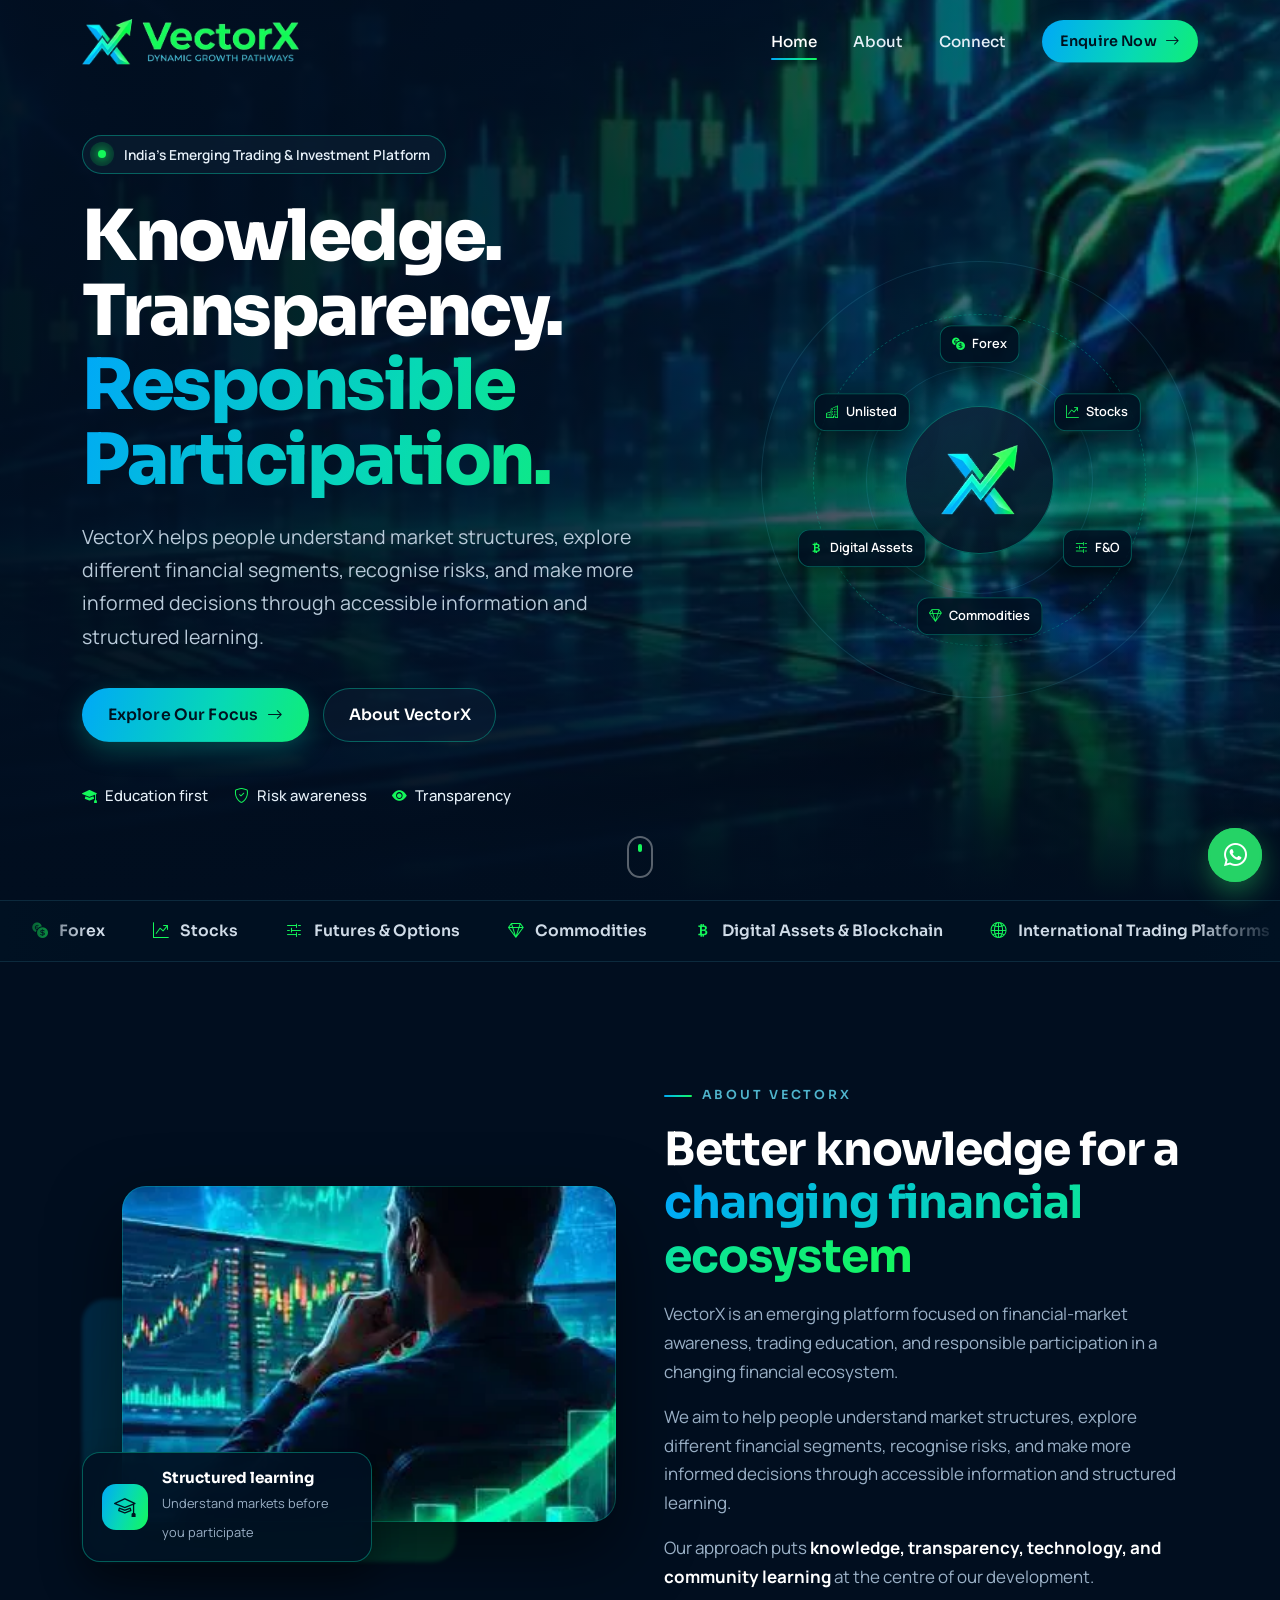
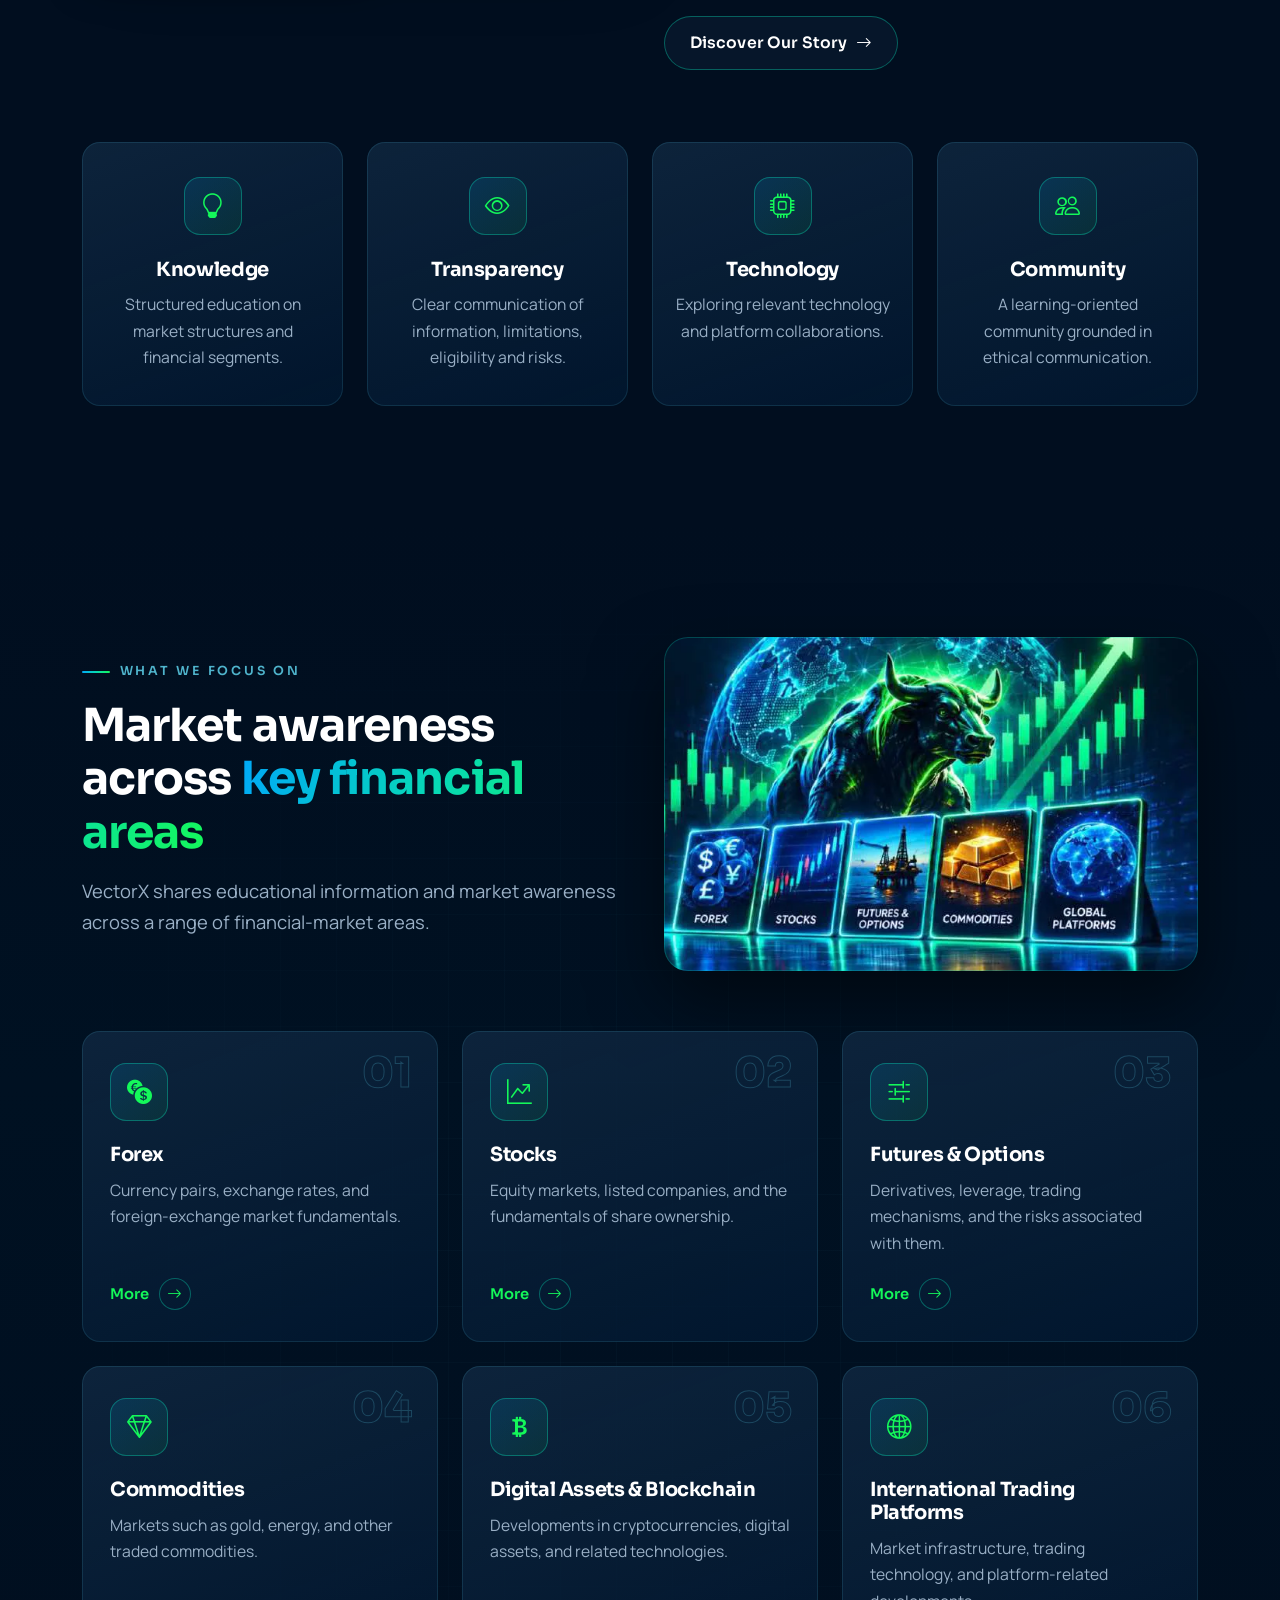
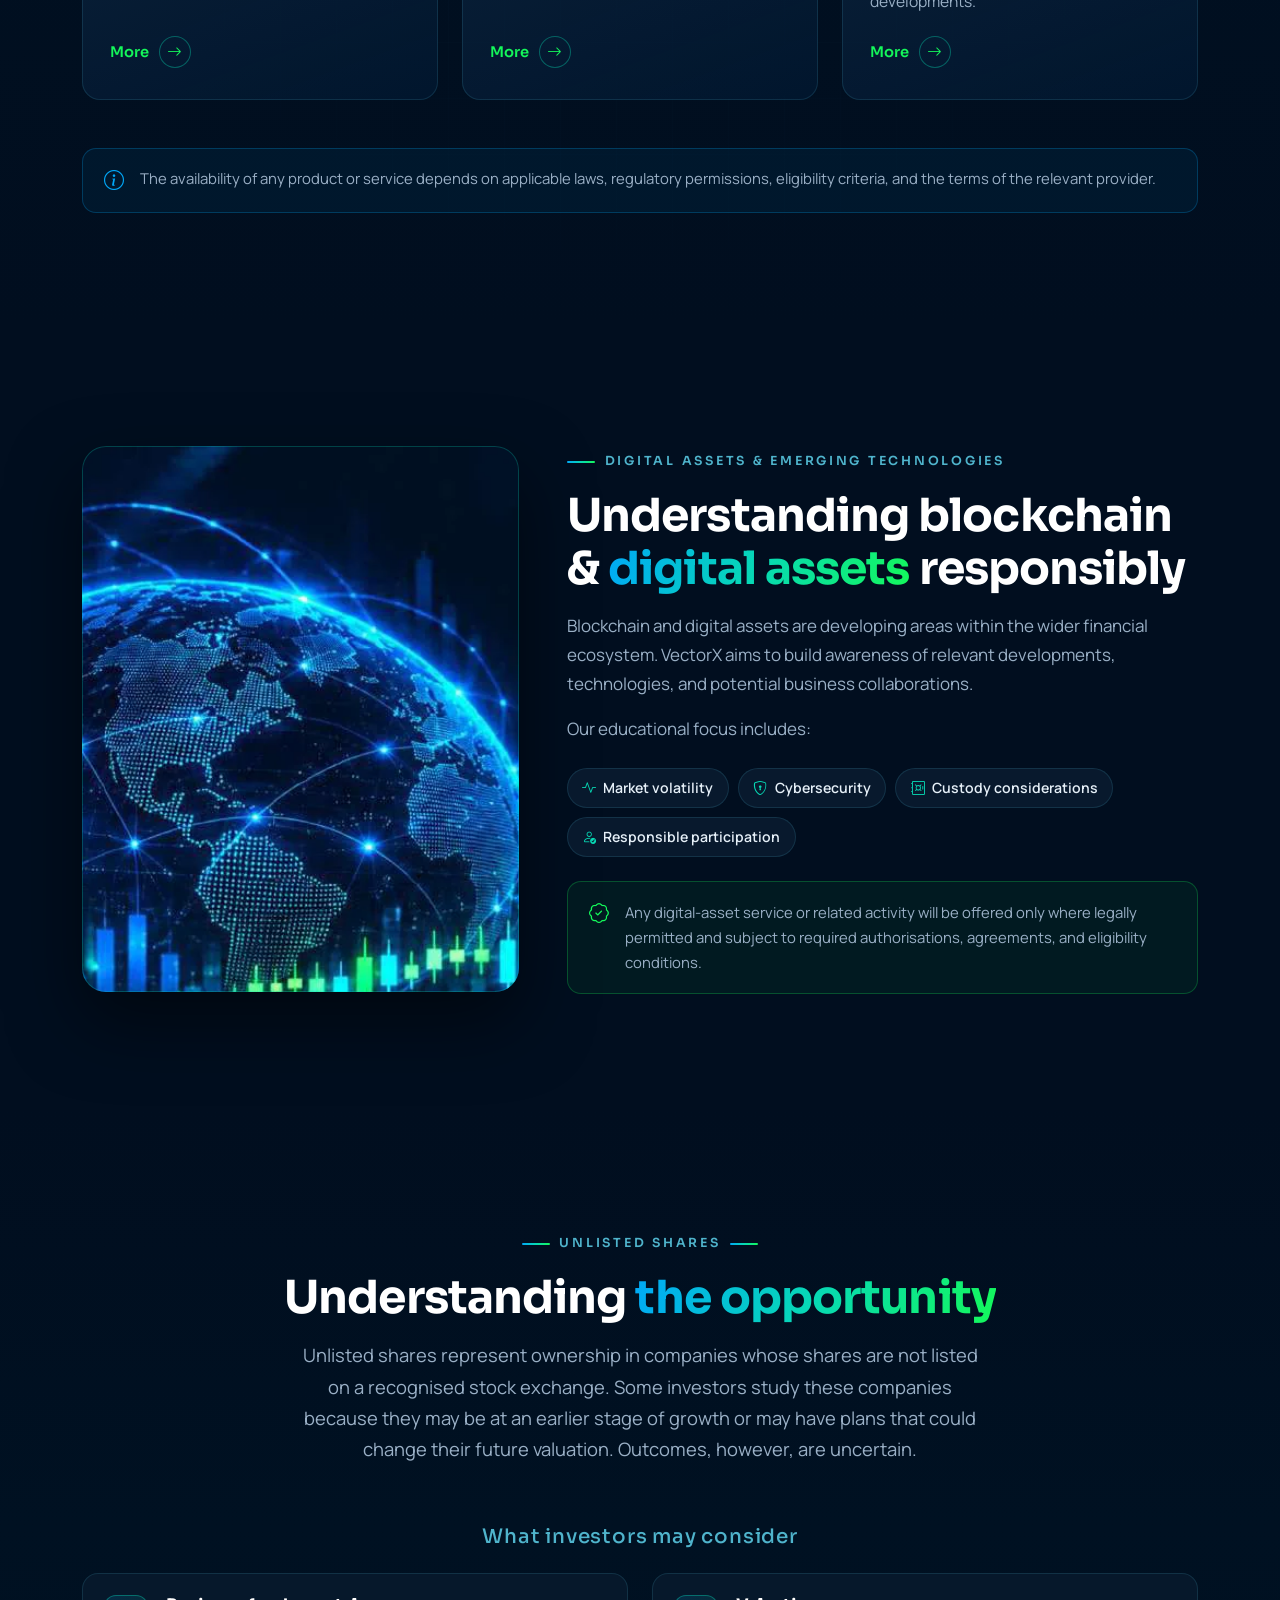
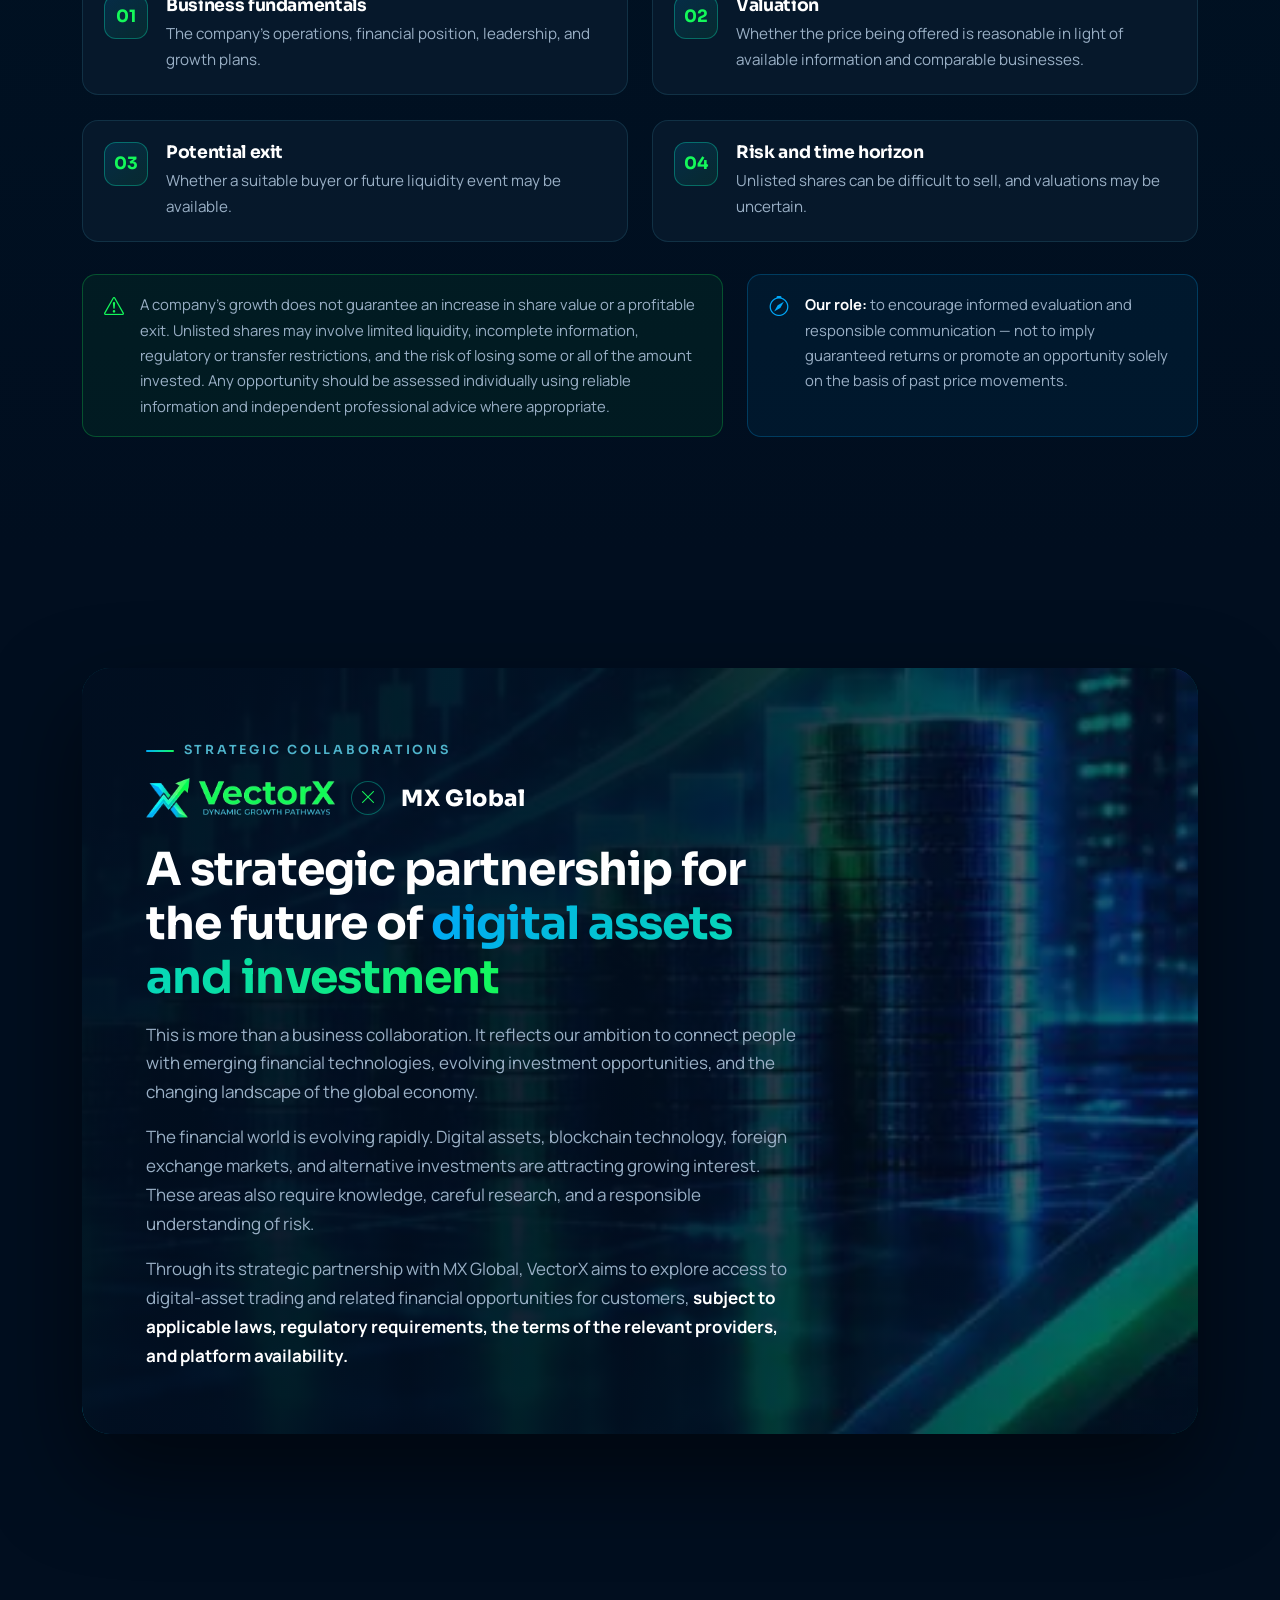
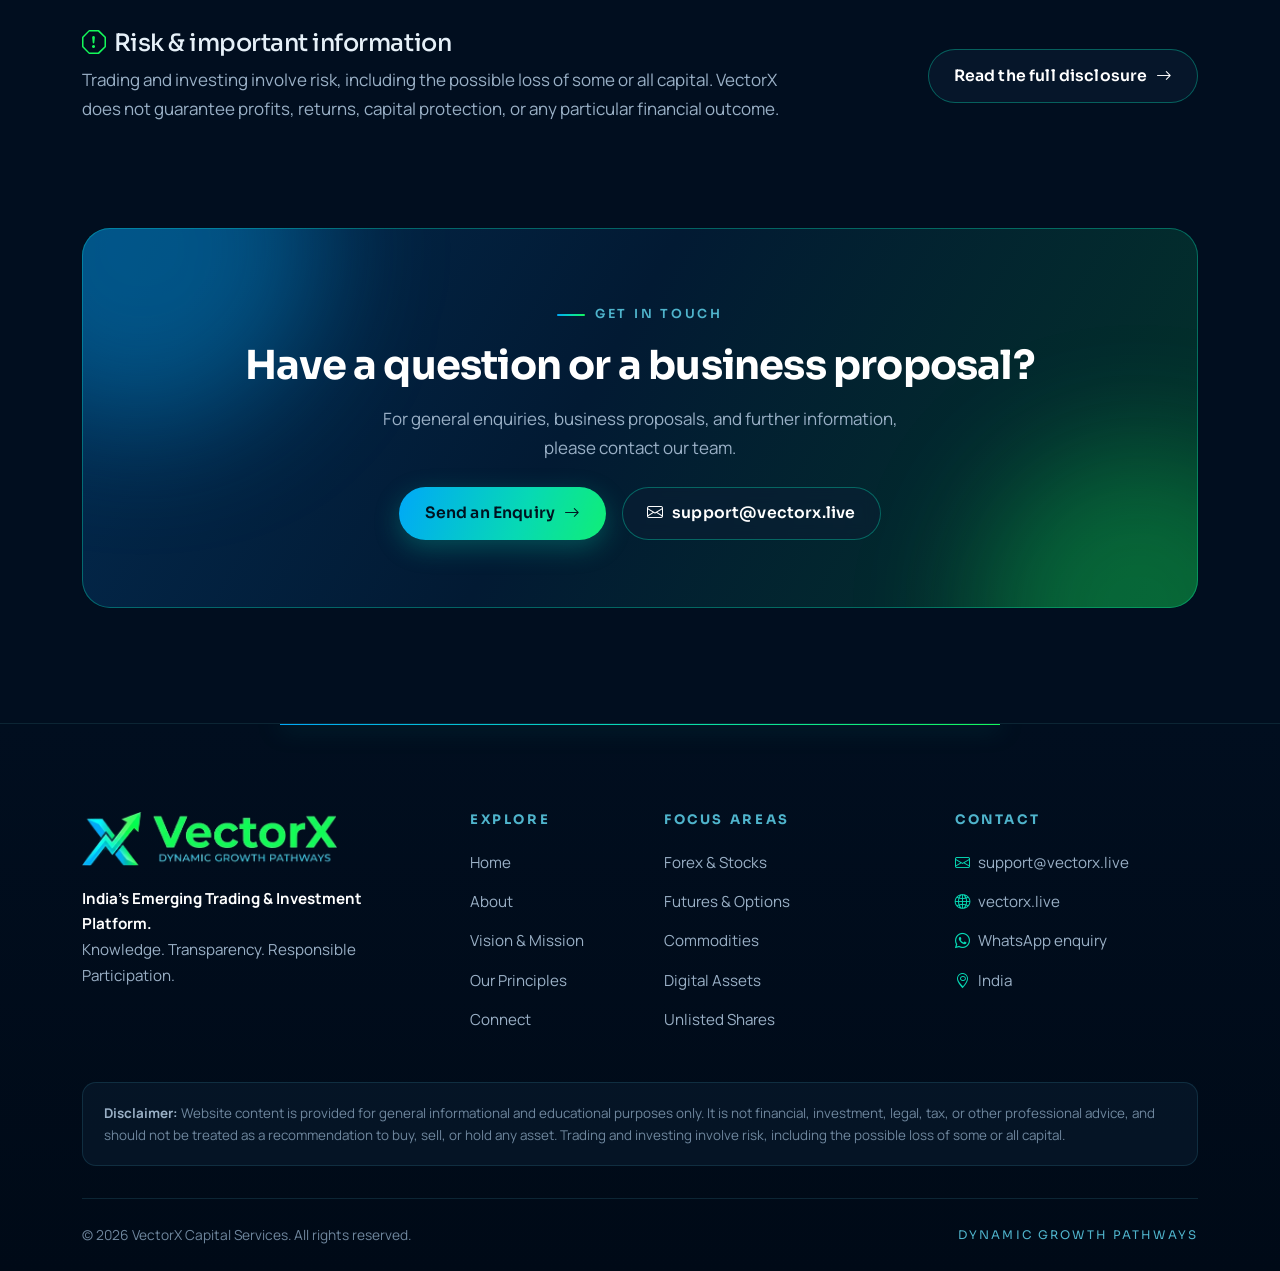
<file: index.html>
<!doctype html>
<html lang="en-IN">
<head>
  <meta charset="utf-8">
  <meta name="viewport" content="width=device-width, initial-scale=1">
  <!-- SITE DOMAIN: https://vectorx.live — if the domain changes, update canonical, og:url, og:image, JSON-LD, sitemap.xml and robots.txt -->
  <title>VectorX | India’s Emerging Trading &amp; Investment Platform</title>
  <meta name="description" content="VectorX is an emerging platform for financial-market awareness, trading education and responsible participation in India — covering forex, stocks, futures &amp; options, commodities and digital assets.">
  <meta name="keywords" content="VectorX, VectorX Capital Services, trading education India, financial market awareness, forex education, stock market basics, futures and options, commodities, digital assets, blockchain, unlisted shares, financial literacy">
  <meta name="robots" content="index, follow, max-image-preview:large">
  <meta name="author" content="VectorX Capital Services">
  <meta name="theme-color" content="#010e1f">
  <link rel="canonical" href="https://vectorx.live/">

  <!-- Open Graph -->
  <meta property="og:type" content="website">
  <meta property="og:site_name" content="VectorX">
  <meta property="og:locale" content="en_IN">
  <meta property="og:title" content="VectorX | India’s Emerging Trading &amp; Investment Platform">
  <meta property="og:description" content="Knowledge. Transparency. Responsible Participation. Financial-market awareness and trading education for India.">
  <meta property="og:url" content="https://vectorx.live/">
  <meta property="og:image" content="https://vectorx.live/assets/images/og-image.jpg">
  <meta property="og:image:width" content="1240">
  <meta property="og:image:height" content="401">
  <meta property="og:image:alt" content="VectorX — glowing market charts and a bull representing market growth">
  <!-- Twitter -->
  <meta name="twitter:card" content="summary_large_image">
  <meta name="twitter:title" content="VectorX | India’s Emerging Trading &amp; Investment Platform">
  <meta name="twitter:description" content="Knowledge. Transparency. Responsible Participation. Financial-market awareness and trading education for India.">
  <meta name="twitter:image" content="https://vectorx.live/assets/images/og-image.jpg">

  <!-- Icons -->
  <link rel="icon" href="favicon.ico" sizes="any">
  <link rel="icon" type="image/png" sizes="32x32" href="assets/images/favicon-32.png">
  <link rel="apple-touch-icon" href="apple-touch-icon.png">
  <link rel="manifest" href="site.webmanifest">

  <!-- Fonts -->
  <link rel="preconnect" href="https://fonts.googleapis.com">
  <link rel="preconnect" href="https://fonts.gstatic.com" crossorigin>
  <link rel="stylesheet" href="https://fonts.googleapis.com/css2?family=Manrope:wght@400;500;600;700&amp;family=Sora:wght@500;600;700;800&amp;display=swap">

  <!-- Bootstrap 5 + Icons -->
  <link rel="stylesheet" href="https://cdn.jsdelivr.net/npm/bootstrap@5.3.3/dist/css/bootstrap.min.css" integrity="sha384-QWTKZyjpPEjISv5WaRU9OFeRpok6YctnYmDr5pNlyT2bRjXh0JMhjY6hW+ALEwIH" crossorigin="anonymous">
  <link rel="stylesheet" href="https://cdn.jsdelivr.net/npm/bootstrap-icons@1.11.3/font/bootstrap-icons.min.css">
  <link rel="stylesheet" href="assets/css/style.css">

  <link rel="preload" as="image" href="assets/images/hero-markets.webp" type="image/webp">

  <!-- Structured data -->
  <script type="application/ld+json">
  {
    "@context": "https://schema.org",
    "@graph": [
      {
        "@type": "Organization",
        "@id": "https://vectorx.live/#organization",
        "name": "VectorX Capital Services",
        "alternateName": "VectorX",
        "url": "https://vectorx.live/",
        "logo": "https://vectorx.live/assets/images/logo.jpeg",
        "email": "support@vectorx.live",
        "slogan": "Knowledge. Transparency. Responsible Participation.",
        "description": "An emerging platform focused on financial-market awareness, trading education, and responsible participation in India.",
        "areaServed": { "@type": "Country", "name": "India" },
        "contactPoint": { "@type": "ContactPoint", "contactType": "customer support", "email": "support@vectorx.live", "areaServed": "IN", "availableLanguage": ["English"] }
      },
      {
        "@type": "WebSite",
        "@id": "https://vectorx.live/#website",
        "url": "https://vectorx.live/",
        "name": "VectorX",
        "inLanguage": "en-IN",
        "publisher": { "@id": "https://vectorx.live/#organization" }
      }
    ]
  }
  </script>
</head>
<body class="is-loading">
  <a class="skip-link" href="#main">Skip to content</a>

  <!-- Preloader -->
  <div class="vx-loader" id="vxLoader" role="status" aria-label="Loading VectorX">
    <div class="vx-loader__inner">
      <div class="vx-loader__emblem">
        <span class="vx-loader__ring"></span>
        <span class="vx-loader__ring vx-loader__ring--inner"></span>
        <img src="assets/images/logo-emblem.webp" alt="" width="253" height="229">
      </div>
      <div class="vx-loader__bar"><span></span></div>
      <span class="vx-loader__label">Dynamic Growth Pathways</span>
    </div>
  </div>

  <!-- Header -->
  <header>
    <nav class="navbar navbar-expand-lg fixed-top vx-nav" aria-label="Main navigation">
      <div class="container">
        <a class="navbar-brand vx-brand" href="index.html" aria-label="VectorX home">
          <img src="assets/images/logo-horizontal.webp" alt="VectorX — Dynamic Growth Pathways" width="539" height="114">
        </a>
        <button class="navbar-toggler vx-toggler" type="button" data-bs-toggle="collapse" data-bs-target="#vxNavMenu" aria-controls="vxNavMenu" aria-expanded="false" aria-label="Toggle navigation">
          <span></span><span></span><span></span>
        </button>
        <div class="collapse navbar-collapse" id="vxNavMenu">
          <ul class="navbar-nav ms-auto align-items-lg-center gap-lg-1">
            <li class="nav-item"><a class="nav-link active" aria-current="page" href="index.html">Home</a></li>
            <li class="nav-item"><a class="nav-link" href="about.html">About</a></li>
            <li class="nav-item"><a class="nav-link" href="contact.html">Connect</a></li>
            <li class="nav-item nav-cta ms-lg-3"><a class="btn-vx btn-sm-vx" href="contact.html#enquiry">Enquire Now <i class="bi bi-arrow-right" aria-hidden="true"></i></a></li>
          </ul>
        </div>
      </div>
    </nav>
  </header>

  <main id="main">
    <!-- ============ HERO ============ -->
    <section class="hero" aria-labelledby="heroTitle">
      <div class="hero__bg">
        <img src="assets/images/hero-markets.webp" alt="" width="1240" height="401" fetchpriority="high">
      </div>
      <div class="container">
        <div class="row align-items-center g-5">
          <div class="col-lg-7">
            <span class="hero__badge anim-in" style="--d:100"><span class="dot"></span>India’s Emerging Trading &amp; Investment Platform</span>
            <h1 class="hero__title" id="heroTitle">
              <span class="line anim-in" style="--d:220">Knowledge.</span>
              <span class="line anim-in" style="--d:340">Transparency.</span>
              <span class="line anim-in text-grad" style="--d:460">Responsible Participation.</span>
            </h1>
            <p class="hero__lead anim-in" style="--d:600">VectorX helps people understand market structures, explore different financial segments, recognise risks, and make more informed decisions through accessible information and structured learning.</p>
            <div class="hero__actions anim-in" style="--d:740">
              <a class="btn-vx btn-pulse" href="#focus">Explore Our Focus <i class="bi bi-arrow-right" aria-hidden="true"></i></a>
              <a class="btn-vx-ghost" href="about.html">About VectorX</a>
            </div>
            <ul class="hero__points anim-in" style="--d:880">
              <li><i class="bi bi-mortarboard-fill" aria-hidden="true"></i>Education first</li>
              <li><i class="bi bi-shield-check" aria-hidden="true"></i>Risk awareness</li>
              <li><i class="bi bi-eye-fill" aria-hidden="true"></i>Transparency</li>
            </ul>
          </div>

          <div class="col-lg-5">
            <div class="hero-visual orbit anim-in" style="--d:500" role="img" aria-label="Market segments VectorX covers: Forex, Stocks, F&amp;O, Commodities, Digital Assets and Unlisted shares">
              <div class="orbit__ring" style="--in:0"></div>
              <div class="orbit__ring orbit__ring--dash" style="--in:12%"></div>
              <div class="orbit__ring" style="--in:24%"></div>
              <div class="orbit__glow"></div>
              <div class="orbit__core"><img src="assets/images/logo-emblem.webp" alt="" width="253" height="229"></div>
              <div class="orbit__spin" aria-hidden="true">
                <div class="orbit__node" style="--a:0deg"><span><i class="bi bi-currency-exchange"></i>Forex</span></div>
                <div class="orbit__node" style="--a:60deg"><span><i class="bi bi-graph-up-arrow"></i>Stocks</span></div>
                <div class="orbit__node" style="--a:120deg"><span><i class="bi bi-sliders2"></i>F&amp;O</span></div>
                <div class="orbit__node" style="--a:180deg"><span><i class="bi bi-gem"></i>Commodities</span></div>
                <div class="orbit__node" style="--a:240deg"><span><i class="bi bi-currency-bitcoin"></i>Digital Assets</span></div>
                <div class="orbit__node" style="--a:300deg"><span><i class="bi bi-buildings"></i>Unlisted</span></div>
              </div>
            </div>
          </div>
        </div>
      </div>
      <a href="#about-intro" class="scroll-cue" aria-label="Scroll to next section"></a>
    </section>

    <!-- ============ TICKER ============ -->
    <div class="ticker" aria-label="Market areas covered">
      <div class="ticker__track">
        <ul class="ticker__list">
          <li><i class="bi bi-currency-exchange" aria-hidden="true"></i>Forex</li>
          <li><i class="bi bi-graph-up-arrow" aria-hidden="true"></i>Stocks</li>
          <li><i class="bi bi-sliders2" aria-hidden="true"></i>Futures &amp; Options</li>
          <li><i class="bi bi-gem" aria-hidden="true"></i>Commodities</li>
          <li><i class="bi bi-currency-bitcoin" aria-hidden="true"></i>Digital Assets &amp; Blockchain</li>
          <li><i class="bi bi-globe2" aria-hidden="true"></i>International Trading Platforms</li>
          <li><i class="bi bi-buildings" aria-hidden="true"></i>Unlisted Shares</li>
        </ul>
        <ul class="ticker__list" aria-hidden="true">
          <li><i class="bi bi-currency-exchange"></i>Forex</li>
          <li><i class="bi bi-graph-up-arrow"></i>Stocks</li>
          <li><i class="bi bi-sliders2"></i>Futures &amp; Options</li>
          <li><i class="bi bi-gem"></i>Commodities</li>
          <li><i class="bi bi-currency-bitcoin"></i>Digital Assets &amp; Blockchain</li>
          <li><i class="bi bi-globe2"></i>International Trading Platforms</li>
          <li><i class="bi bi-buildings"></i>Unlisted Shares</li>
        </ul>
      </div>
    </div>

    <!-- ============ ABOUT INTRO ============ -->
    <section class="section" id="about-intro" aria-labelledby="aboutIntroTitle">
      <div class="container">
        <div class="row align-items-center g-5">
          <div class="col-lg-6 order-lg-2" data-reveal="right">
            <span class="eyebrow">About VectorX</span>
            <h2 class="section-title" id="aboutIntroTitle">Better knowledge for a <span class="text-grad">changing financial ecosystem</span></h2>
            <p>VectorX is an emerging platform focused on financial-market awareness, trading education, and responsible participation in a changing financial ecosystem.</p>
            <p>We aim to help people understand market structures, explore different financial segments, recognise risks, and make more informed decisions through accessible information and structured learning.</p>
            <p class="mb-4">Our approach puts <strong class="text-white">knowledge, transparency, technology, and community learning</strong> at the centre of our development.</p>
            <a class="btn-vx-ghost" href="about.html">Discover Our Story <i class="bi bi-arrow-right" aria-hidden="true"></i></a>
          </div>
          <div class="col-lg-6 order-lg-1" data-reveal="left">
            <div class="media-stack">
              <div class="media-frame" style="aspect-ratio: 5 / 3.4;">
                <img src="assets/images/market-analysis.webp" alt="Trader studying candlestick charts across multiple monitors" width="560" height="220" loading="lazy" decoding="async" style="object-position: 72% center;">
              </div>
              <div class="media-badge">
                <i class="bi bi-mortarboard" aria-hidden="true"></i>
                <div><strong>Structured learning</strong><span>Understand markets before you participate</span></div>
              </div>
            </div>
          </div>
        </div>

        <!-- Approach pillars -->
        <div class="row g-4 mt-5" data-stagger="120">
          <div class="col-sm-6 col-lg-3" data-reveal="up">
            <article class="vx-card pillar">
              <div class="icon-box"><i class="bi bi-lightbulb" aria-hidden="true"></i></div>
              <h3>Knowledge</h3>
              <p>Structured education on market structures and financial segments.</p>
            </article>
          </div>
          <div class="col-sm-6 col-lg-3" data-reveal="up">
            <article class="vx-card pillar">
              <div class="icon-box"><i class="bi bi-eye" aria-hidden="true"></i></div>
              <h3>Transparency</h3>
              <p>Clear communication of information, limitations, eligibility and risks.</p>
            </article>
          </div>
          <div class="col-sm-6 col-lg-3" data-reveal="up">
            <article class="vx-card pillar">
              <div class="icon-box"><i class="bi bi-cpu" aria-hidden="true"></i></div>
              <h3>Technology</h3>
              <p>Exploring relevant technology and platform collaborations.</p>
            </article>
          </div>
          <div class="col-sm-6 col-lg-3" data-reveal="up">
            <article class="vx-card pillar">
              <div class="icon-box"><i class="bi bi-people" aria-hidden="true"></i></div>
              <h3>Community</h3>
              <p>A learning-oriented community grounded in ethical communication.</p>
            </article>
          </div>
        </div>
      </div>
    </section>

    <!-- ============ FOCUS ============ -->
    <section class="section section--alt section--grid" id="focus" aria-labelledby="focusTitle">
      <div class="container">
        <div class="row align-items-center g-5 section-head">
          <div class="col-lg-6" data-reveal="up">
            <span class="eyebrow">What We Focus On</span>
            <h2 class="section-title" id="focusTitle">Market awareness across <span class="text-grad">key financial areas</span></h2>
            <p class="section-lead">VectorX shares educational information and market awareness across a range of financial-market areas.</p>
          </div>
          <div class="col-lg-6" data-reveal="zoom">
            <div class="media-frame media-frame--wide">
              <img src="assets/images/focus-segments.webp" alt="Glowing panels for forex, stocks, futures and options, commodities and global platforms in front of a bull and rising chart" width="700" height="430" loading="lazy" decoding="async">
            </div>
          </div>
        </div>

        <div class="row g-4" data-stagger="100">
          <div class="col-md-6 col-lg-4" data-reveal="up">
            <a class="vx-card service-card" href="about.html#service-1">
              <span class="card-index" aria-hidden="true">01</span>
              <div class="icon-box"><i class="bi bi-currency-exchange" aria-hidden="true"></i></div>
              <h3>Forex</h3>
              <p>Currency pairs, exchange rates, and foreign-exchange market fundamentals.</p>
              <span class="service-card__more">More <i class="bi bi-arrow-right" aria-hidden="true"></i></span>
            </a>
          </div>
          <div class="col-md-6 col-lg-4" data-reveal="up">
            <a class="vx-card service-card" href="about.html#service-2">
              <span class="card-index" aria-hidden="true">02</span>
              <div class="icon-box"><i class="bi bi-graph-up-arrow" aria-hidden="true"></i></div>
              <h3>Stocks</h3>
              <p>Equity markets, listed companies, and the fundamentals of share ownership.</p>
              <span class="service-card__more">More <i class="bi bi-arrow-right" aria-hidden="true"></i></span>
            </a>
          </div>
          <div class="col-md-6 col-lg-4" data-reveal="up">
            <a class="vx-card service-card" href="about.html#service-3">
              <span class="card-index" aria-hidden="true">03</span>
              <div class="icon-box"><i class="bi bi-sliders2" aria-hidden="true"></i></div>
              <h3>Futures &amp; Options</h3>
              <p>Derivatives, leverage, trading mechanisms, and the risks associated with them.</p>
              <span class="service-card__more">More <i class="bi bi-arrow-right" aria-hidden="true"></i></span>
            </a>
          </div>
          <div class="col-md-6 col-lg-4" data-reveal="up">
            <a class="vx-card service-card" href="about.html#service-4">
              <span class="card-index" aria-hidden="true">04</span>
              <div class="icon-box"><i class="bi bi-gem" aria-hidden="true"></i></div>
              <h3>Commodities</h3>
              <p>Markets such as gold, energy, and other traded commodities.</p>
              <span class="service-card__more">More <i class="bi bi-arrow-right" aria-hidden="true"></i></span>
            </a>
          </div>
          <div class="col-md-6 col-lg-4" data-reveal="up">
            <a class="vx-card service-card" href="about.html#service-5">
              <span class="card-index" aria-hidden="true">05</span>
              <div class="icon-box"><i class="bi bi-currency-bitcoin" aria-hidden="true"></i></div>
              <h3>Digital Assets &amp; Blockchain</h3>
              <p>Developments in cryptocurrencies, digital assets, and related technologies.</p>
              <span class="service-card__more">More <i class="bi bi-arrow-right" aria-hidden="true"></i></span>
            </a>
          </div>
          <div class="col-md-6 col-lg-4" data-reveal="up">
            <a class="vx-card service-card" href="about.html#service-6">
              <span class="card-index" aria-hidden="true">06</span>
              <div class="icon-box"><i class="bi bi-globe2" aria-hidden="true"></i></div>
              <h3>International Trading Platforms</h3>
              <p>Market infrastructure, trading technology, and platform-related developments.</p>
              <span class="service-card__more">More <i class="bi bi-arrow-right" aria-hidden="true"></i></span>
            </a>
          </div>
        </div>

        <div class="note mt-5" data-reveal="up">
          <i class="bi bi-info-circle" aria-hidden="true"></i>
          <p>The availability of any product or service depends on applicable laws, regulatory permissions, eligibility criteria, and the terms of the relevant provider.</p>
        </div>
      </div>
    </section>

    <!-- ============ DIGITAL ASSETS ============ -->
    <section class="section" id="digital-assets" aria-labelledby="digitalTitle">
      <div class="container">
        <div class="row align-items-center g-5">
          <div class="col-lg-5" data-reveal="left">
            <div class="media-frame media-frame--tall">
              <img src="assets/images/global-network.webp" alt="Digital globe connected by glowing network lines above rising market bars" width="420" height="500" loading="lazy" decoding="async">
            </div>
          </div>
          <div class="col-lg-7" data-reveal="right">
            <span class="eyebrow">Digital Assets &amp; Emerging Technologies</span>
            <h2 class="section-title" id="digitalTitle">Understanding blockchain &amp; <span class="text-grad">digital assets</span> responsibly</h2>
            <p>Blockchain and digital assets are developing areas within the wider financial ecosystem. VectorX aims to build awareness of relevant developments, technologies, and potential business collaborations.</p>
            <p class="mb-4">Our educational focus includes:</p>
            <ul class="pill-list mb-4">
              <li><i class="bi bi-activity" aria-hidden="true"></i>Market volatility</li>
              <li><i class="bi bi-shield-lock" aria-hidden="true"></i>Cybersecurity</li>
              <li><i class="bi bi-safe" aria-hidden="true"></i>Custody considerations</li>
              <li><i class="bi bi-person-check" aria-hidden="true"></i>Responsible participation</li>
            </ul>
            <div class="note note--warn">
              <i class="bi bi-patch-check" aria-hidden="true"></i>
              <p>Any digital-asset service or related activity will be offered only where legally permitted and subject to required authorisations, agreements, and eligibility conditions.</p>
            </div>
          </div>
        </div>
      </div>
    </section>

    <!-- ============ UNLISTED SHARES ============ -->
    <section class="section section--alt" id="unlisted-shares" aria-labelledby="unlistedTitle">
      <div class="container">
        <div class="section-head text-center" data-reveal="up">
          <span class="eyebrow">Unlisted Shares</span>
          <h2 class="section-title" id="unlistedTitle">Understanding <span class="text-grad">the opportunity</span></h2>
          <p class="section-lead">Unlisted shares represent ownership in companies whose shares are not listed on a recognised stock exchange. Some investors study these companies because they may be at an earlier stage of growth or may have plans that could change their future valuation. Outcomes, however, are uncertain.</p>
        </div>

        <h3 class="h5 text-center mb-4" data-reveal="up" style="color: var(--vx-cyan); letter-spacing: .04em;">What investors may consider</h3>
        <div class="row g-4" data-stagger="110">
          <div class="col-md-6" data-reveal="up">
            <div class="consider">
              <span class="consider__num">01</span>
              <div><h3>Business fundamentals</h3><p>The company’s operations, financial position, leadership, and growth plans.</p></div>
            </div>
          </div>
          <div class="col-md-6" data-reveal="up">
            <div class="consider">
              <span class="consider__num">02</span>
              <div><h3>Valuation</h3><p>Whether the price being offered is reasonable in light of available information and comparable businesses.</p></div>
            </div>
          </div>
          <div class="col-md-6" data-reveal="up">
            <div class="consider">
              <span class="consider__num">03</span>
              <div><h3>Potential exit</h3><p>Whether a suitable buyer or future liquidity event may be available.</p></div>
            </div>
          </div>
          <div class="col-md-6" data-reveal="up">
            <div class="consider">
              <span class="consider__num">04</span>
              <div><h3>Risk and time horizon</h3><p>Unlisted shares can be difficult to sell, and valuations may be uncertain.</p></div>
            </div>
          </div>
        </div>

        <div class="row g-4 mt-2">
          <div class="col-lg-7" data-reveal="up">
            <div class="note note--warn h-100">
              <i class="bi bi-exclamation-triangle" aria-hidden="true"></i>
              <p>A company’s growth does not guarantee an increase in share value or a profitable exit. Unlisted shares may involve limited liquidity, incomplete information, regulatory or transfer restrictions, and the risk of losing some or all of the amount invested. Any opportunity should be assessed individually using reliable information and independent professional advice where appropriate.</p>
            </div>
          </div>
          <div class="col-lg-5" data-reveal="up" style="--d:120">
            <div class="note h-100">
              <i class="bi bi-compass" aria-hidden="true"></i>
              <p><strong class="text-white">Our role:</strong> to encourage informed evaluation and responsible communication — not to imply guaranteed returns or promote an opportunity solely on the basis of past price movements.</p>
            </div>
          </div>
        </div>
      </div>
    </section>

    <!-- ============ STRATEGIC COLLABORATION ============ -->
    <section class="section" id="collaborations" aria-labelledby="partnerTitle">
      <div class="container">
        <div class="partner" data-reveal="zoom">
          <div class="partner__bg">
            <img src="assets/images/growth-coins.webp" alt="" width="540" height="277" loading="lazy" decoding="async">
          </div>
          <div class="row">
            <div class="col-lg-8">
              <span class="eyebrow">Strategic Collaborations</span>
              <div class="partner__logos">
                <img src="assets/images/logo-horizontal.webp" alt="VectorX" width="539" height="114" loading="lazy">
                <span class="partner__x"><i class="bi bi-x-lg" aria-hidden="true"></i></span>
                <span class="partner__name">MX Global</span>
              </div>
              <h2 class="section-title" id="partnerTitle">A strategic partnership for the future of <span class="text-grad">digital assets and investment</span></h2>
              <p>This is more than a business collaboration. It reflects our ambition to connect people with emerging financial technologies, evolving investment opportunities, and the changing landscape of the global economy.</p>
              <p>The financial world is evolving rapidly. Digital assets, blockchain technology, foreign exchange markets, and alternative investments are attracting growing interest. These areas also require knowledge, careful research, and a responsible understanding of risk.</p>
              <p class="mb-0">Through its strategic partnership with MX Global, VectorX aims to explore access to digital-asset trading and related financial opportunities for customers, <strong class="text-white">subject to applicable laws, regulatory requirements, the terms of the relevant providers, and platform availability.</strong></p>
            </div>
          </div>
        </div>
      </div>
    </section>

    <!-- ============ RISK STRIP ============ -->
    <section class="section--tight" aria-labelledby="riskStripTitle">
      <div class="container">
        <div class="row g-4 align-items-center" data-reveal="up">
          <div class="col-lg-8">
            <h2 class="h4 mb-2" id="riskStripTitle"><i class="bi bi-exclamation-octagon text-green me-2" aria-hidden="true"></i>Risk &amp; important information</h2>
            <p class="mb-0">Trading and investing involve risk, including the possible loss of some or all capital. VectorX does not guarantee profits, returns, capital protection, or any particular financial outcome.</p>
          </div>
          <div class="col-lg-4 text-lg-end">
            <a class="btn-vx-ghost" href="about.html#risk">Read the full disclosure <i class="bi bi-arrow-right" aria-hidden="true"></i></a>
          </div>
        </div>
      </div>
    </section>

    <!-- ============ CTA ============ -->
    <section class="section pt-4" aria-labelledby="ctaTitle">
      <div class="container">
        <div class="cta-band text-center" data-reveal="zoom">
          <span class="eyebrow justify-content-center">Get in touch</span>
          <h2 id="ctaTitle" class="mb-3">Have a question or a business proposal?</h2>
          <p class="mx-auto mb-4" style="max-width: 560px;">For general enquiries, business proposals, and further information, please contact our team.</p>
          <div class="d-flex flex-wrap justify-content-center gap-3">
            <a class="btn-vx" href="contact.html#enquiry">Send an Enquiry <i class="bi bi-arrow-right" aria-hidden="true"></i></a>
            <a class="btn-vx-ghost" href="mailto:support@vectorx.live"><i class="bi bi-envelope" aria-hidden="true"></i>support@vectorx.live</a>
          </div>
        </div>
      </div>
    </section>
  </main>

  <!-- Footer -->
  <footer class="vx-footer">
    <div class="container">
      <div class="row g-5">
        <div class="col-lg-4 footer-brand">
          <a href="index.html" aria-label="VectorX home"><img src="assets/images/logo-horizontal.webp" alt="VectorX — Dynamic Growth Pathways" width="539" height="114" loading="lazy"></a>
          <p><strong class="text-white">India’s Emerging Trading &amp; Investment Platform.</strong><br>Knowledge. Transparency. Responsible Participation.</p>
        </div>
        <div class="col-6 col-md-4 col-lg-2">
          <h2>Explore</h2>
          <ul class="footer-links">
            <li><a href="index.html">Home</a></li>
            <li><a href="about.html">About</a></li>
            <li><a href="about.html#vision">Vision &amp; Mission</a></li>
            <li><a href="about.html#principles">Our Principles</a></li>
            <li><a href="contact.html">Connect</a></li>
          </ul>
        </div>
        <div class="col-6 col-md-4 col-lg-3">
          <h2>Focus Areas</h2>
          <ul class="footer-links">
            <li><a href="index.html#focus">Forex &amp; Stocks</a></li>
            <li><a href="index.html#focus">Futures &amp; Options</a></li>
            <li><a href="index.html#focus">Commodities</a></li>
            <li><a href="index.html#digital-assets">Digital Assets</a></li>
            <li><a href="index.html#unlisted-shares">Unlisted Shares</a></li>
          </ul>
        </div>
        <div class="col-md-4 col-lg-3">
          <h2>Contact</h2>
          <ul class="footer-links">
            <li><a href="mailto:support@vectorx.live"><i class="bi bi-envelope" aria-hidden="true"></i>support@vectorx.live</a></li>
            <li><a href="https://vectorx.live"><i class="bi bi-globe2" aria-hidden="true"></i>vectorx.live</a></li>
            <li><a href="#" data-wa><i class="bi bi-whatsapp" aria-hidden="true"></i>WhatsApp enquiry</a></li>
            <li><span><i class="bi bi-geo-alt" aria-hidden="true"></i>India</span></li>
          </ul>
        </div>
      </div>

      <div class="footer-disclaimer">
        <strong>Disclaimer:</strong> Website content is provided for general informational and educational purposes only. It is not financial, investment, legal, tax, or other professional advice, and should not be treated as a recommendation to buy, sell, or hold any asset. Trading and investing involve risk, including the possible loss of some or all capital.
      </div>

      <div class="footer-bottom">
        <p>© <span data-year>2026</span> VectorX Capital Services. All rights reserved.</p>
        <span class="footer-motto">Dynamic Growth Pathways</span>
      </div>
    </div>
  </footer>

  <!-- Floating actions -->
  <div class="fab-stack">
    <button class="fab fab--top" id="toTop" type="button" aria-label="Back to top"><i class="bi bi-arrow-up" aria-hidden="true"></i></button>
    <a class="fab fab--wa" href="contact.html#enquiry" data-wa aria-label="Chat with VectorX on WhatsApp"><i class="bi bi-whatsapp" aria-hidden="true"></i></a>
  </div>

  <script src="https://cdn.jsdelivr.net/npm/bootstrap@5.3.3/dist/js/bootstrap.bundle.min.js" integrity="sha384-YvpcrYf0tY3lHB60NNkmXc5s9fDVZLESaAA55NDzOxhy9GkcIdslK1eN7N6jIeHz" crossorigin="anonymous" defer></script>
  <script src="assets/js/main.js" defer></script>
</body>
</html>
</file>
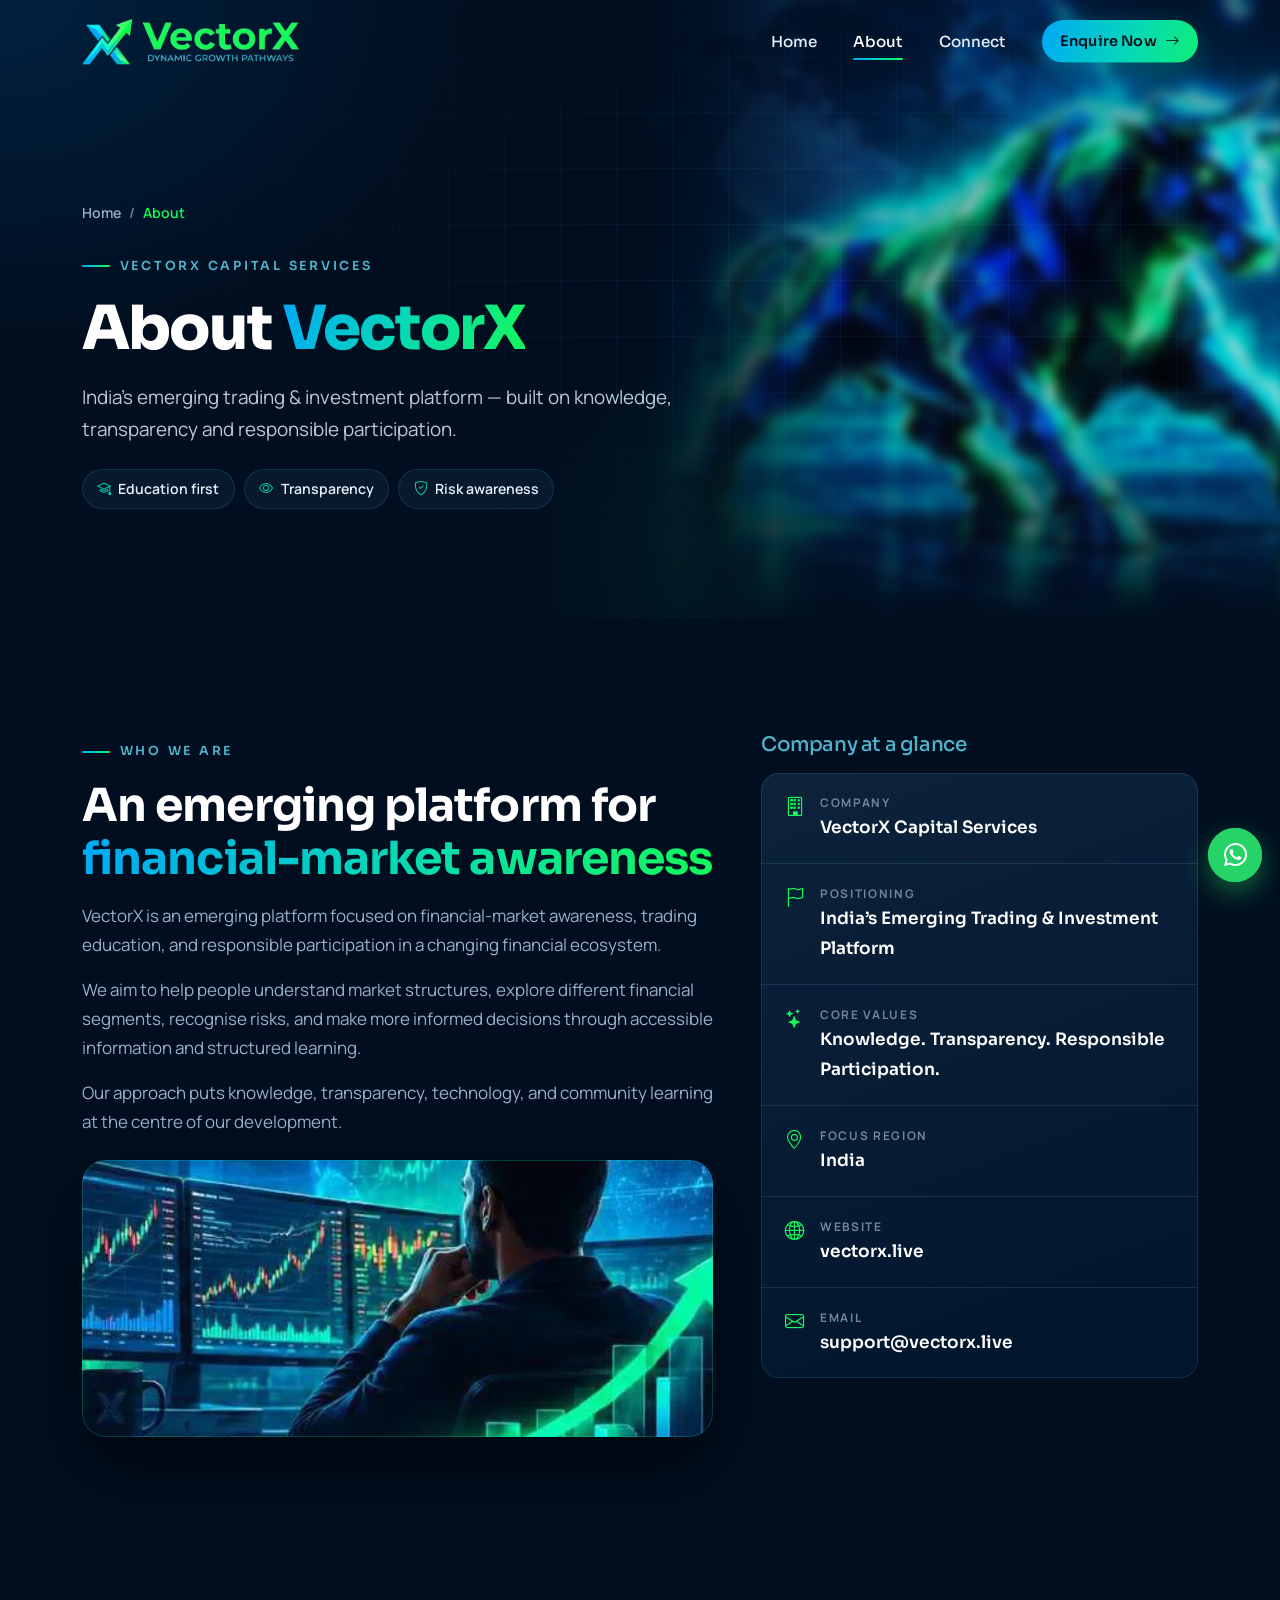
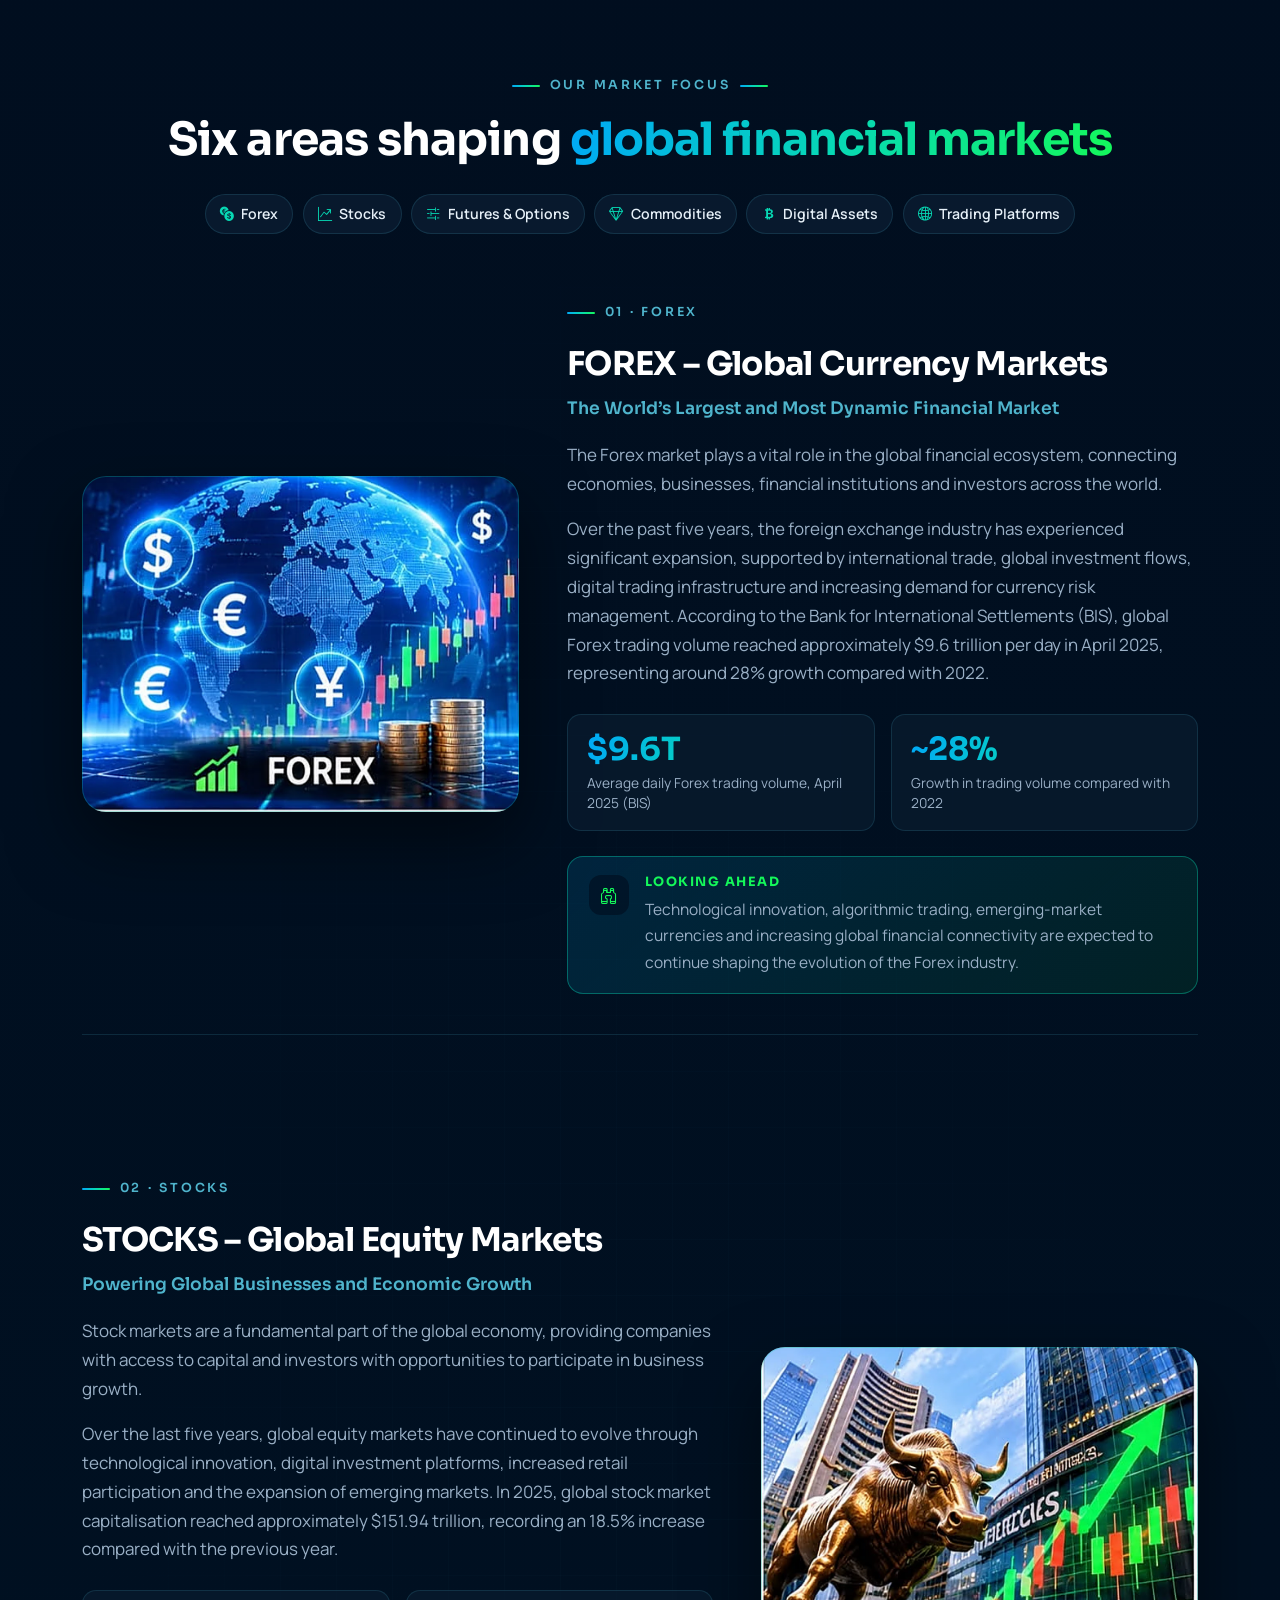
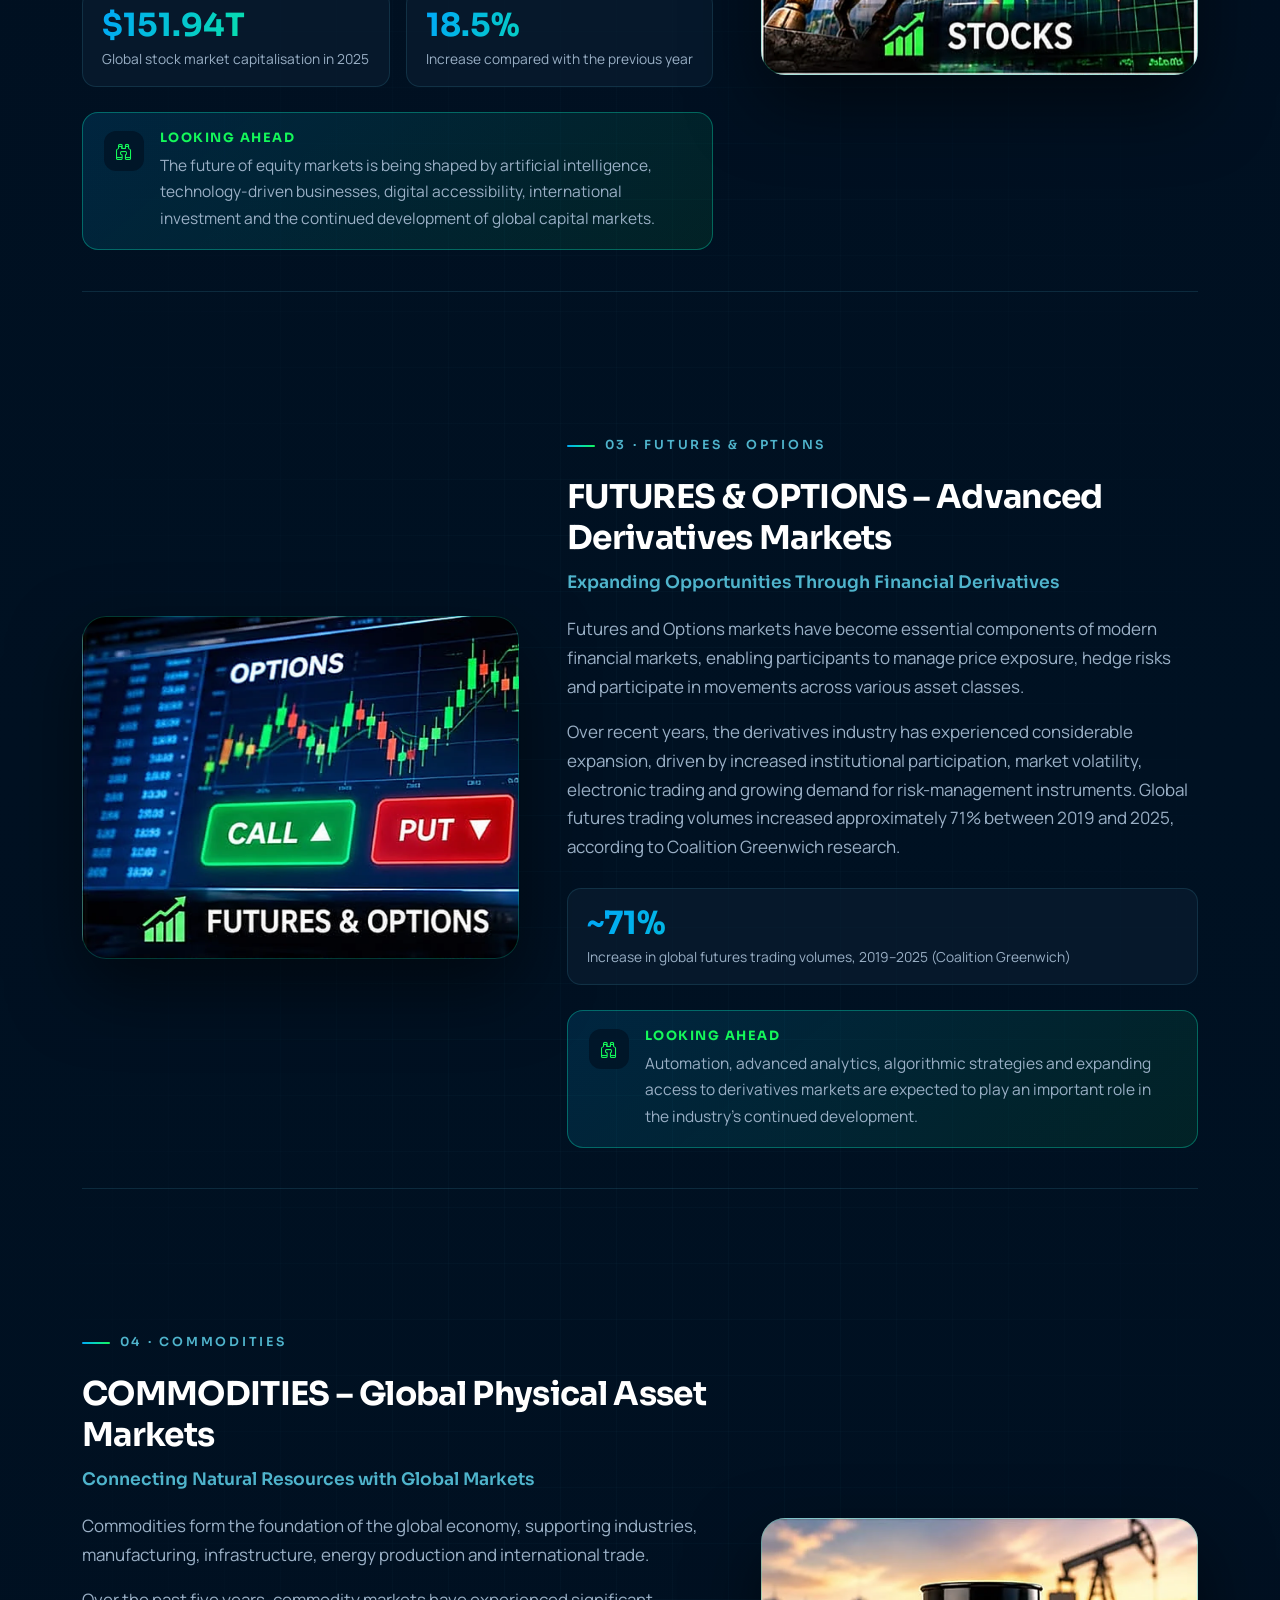
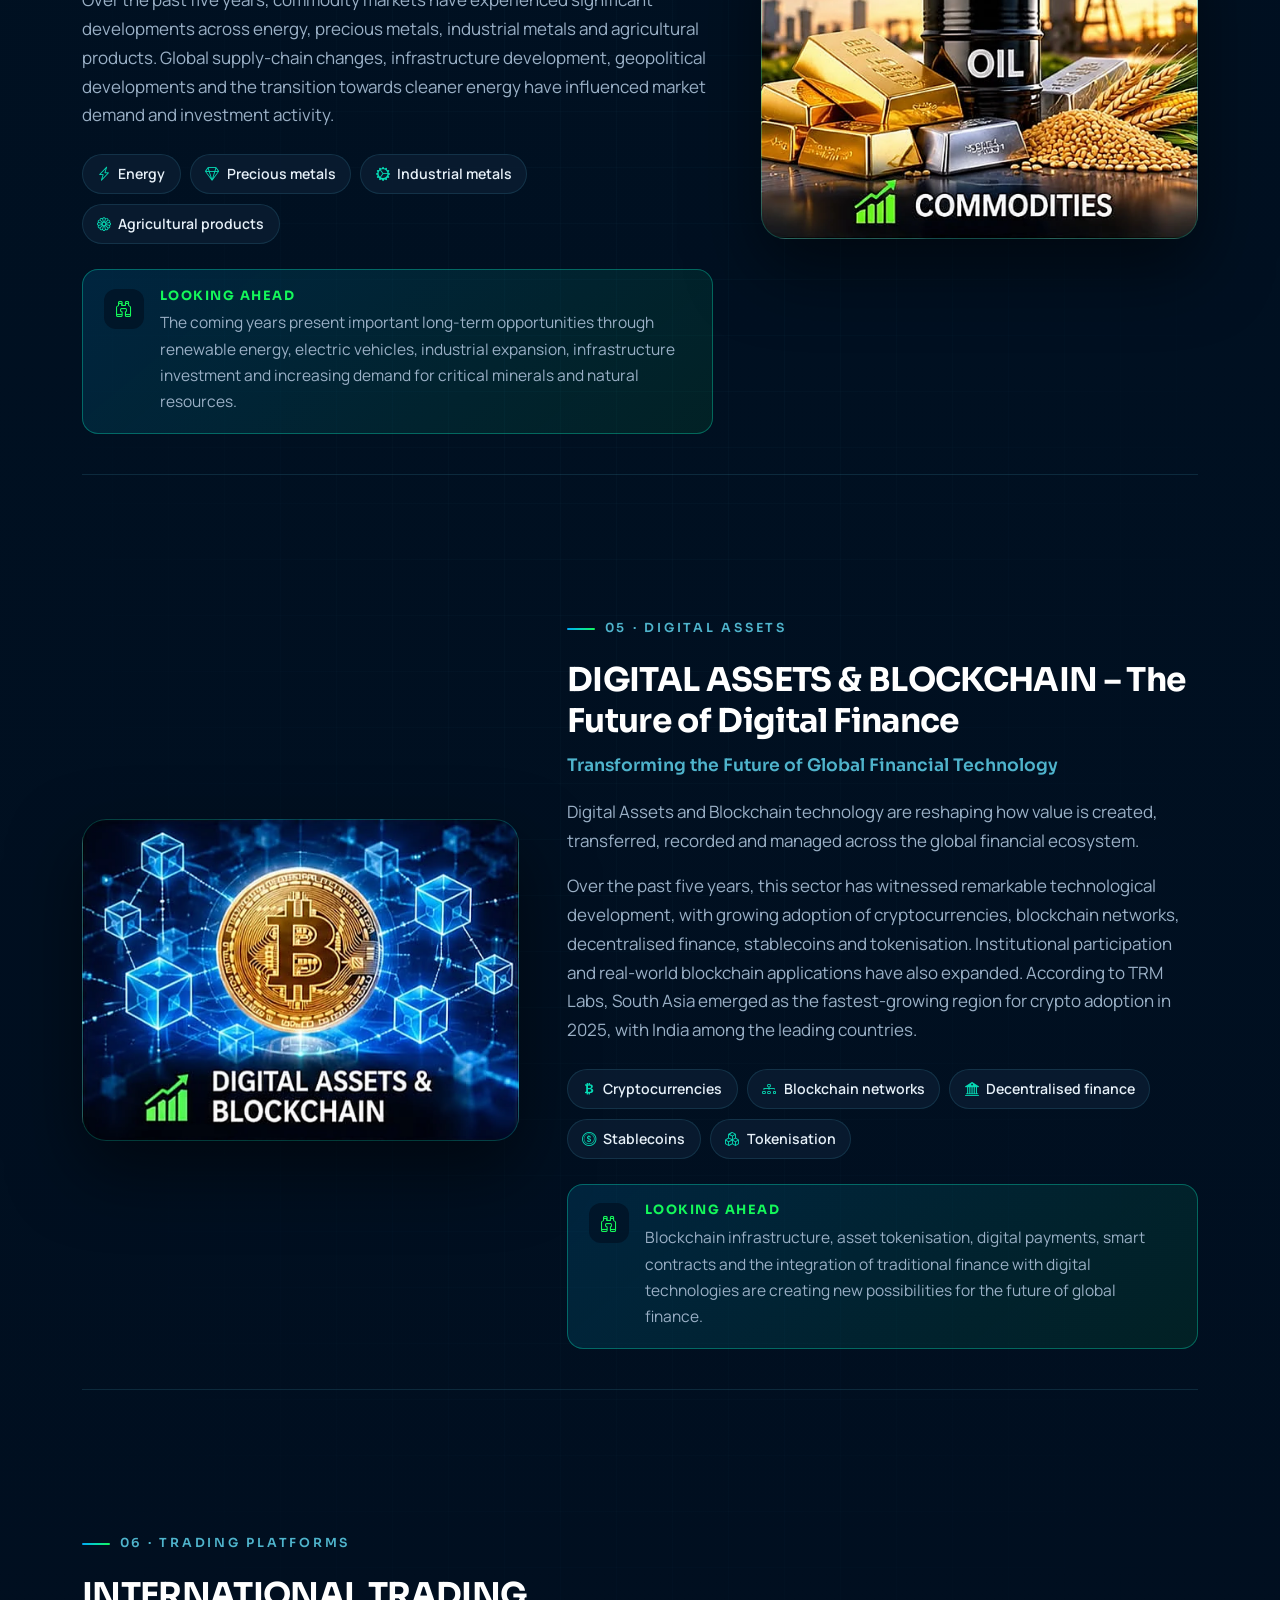
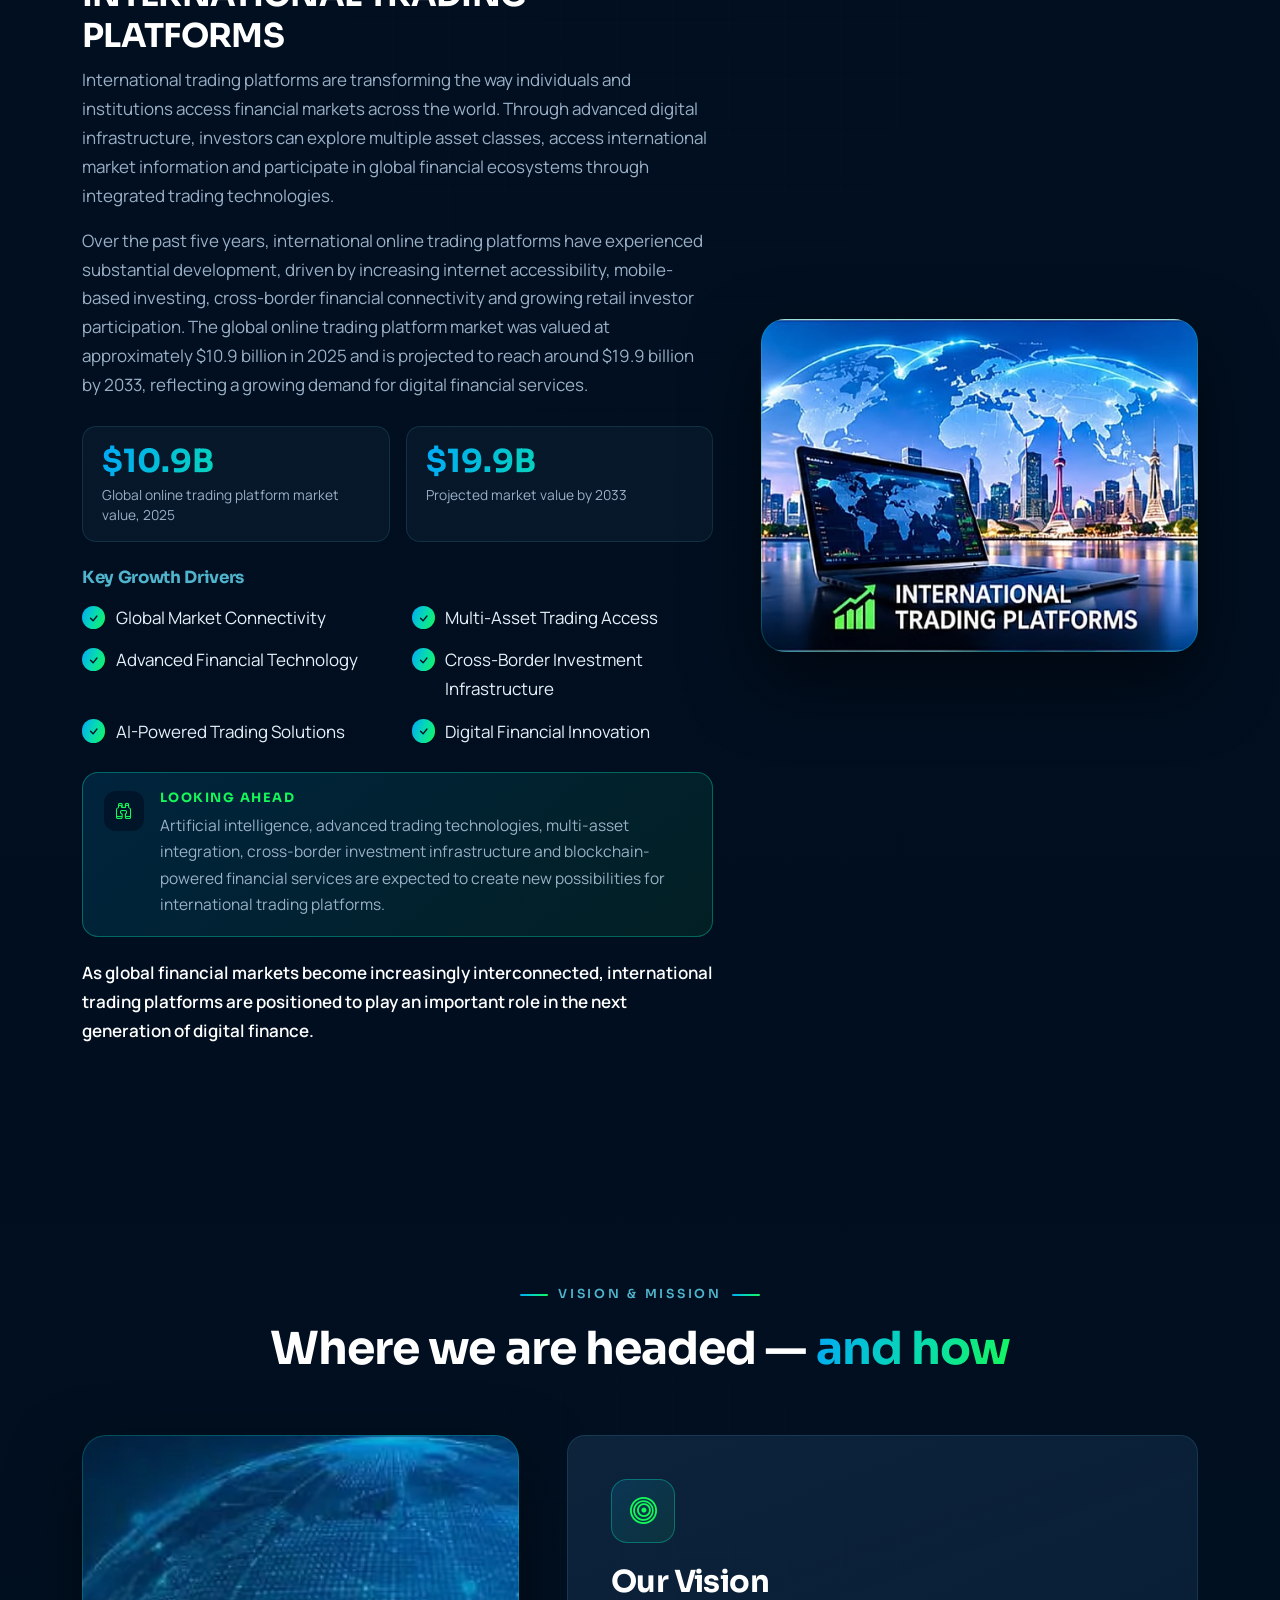
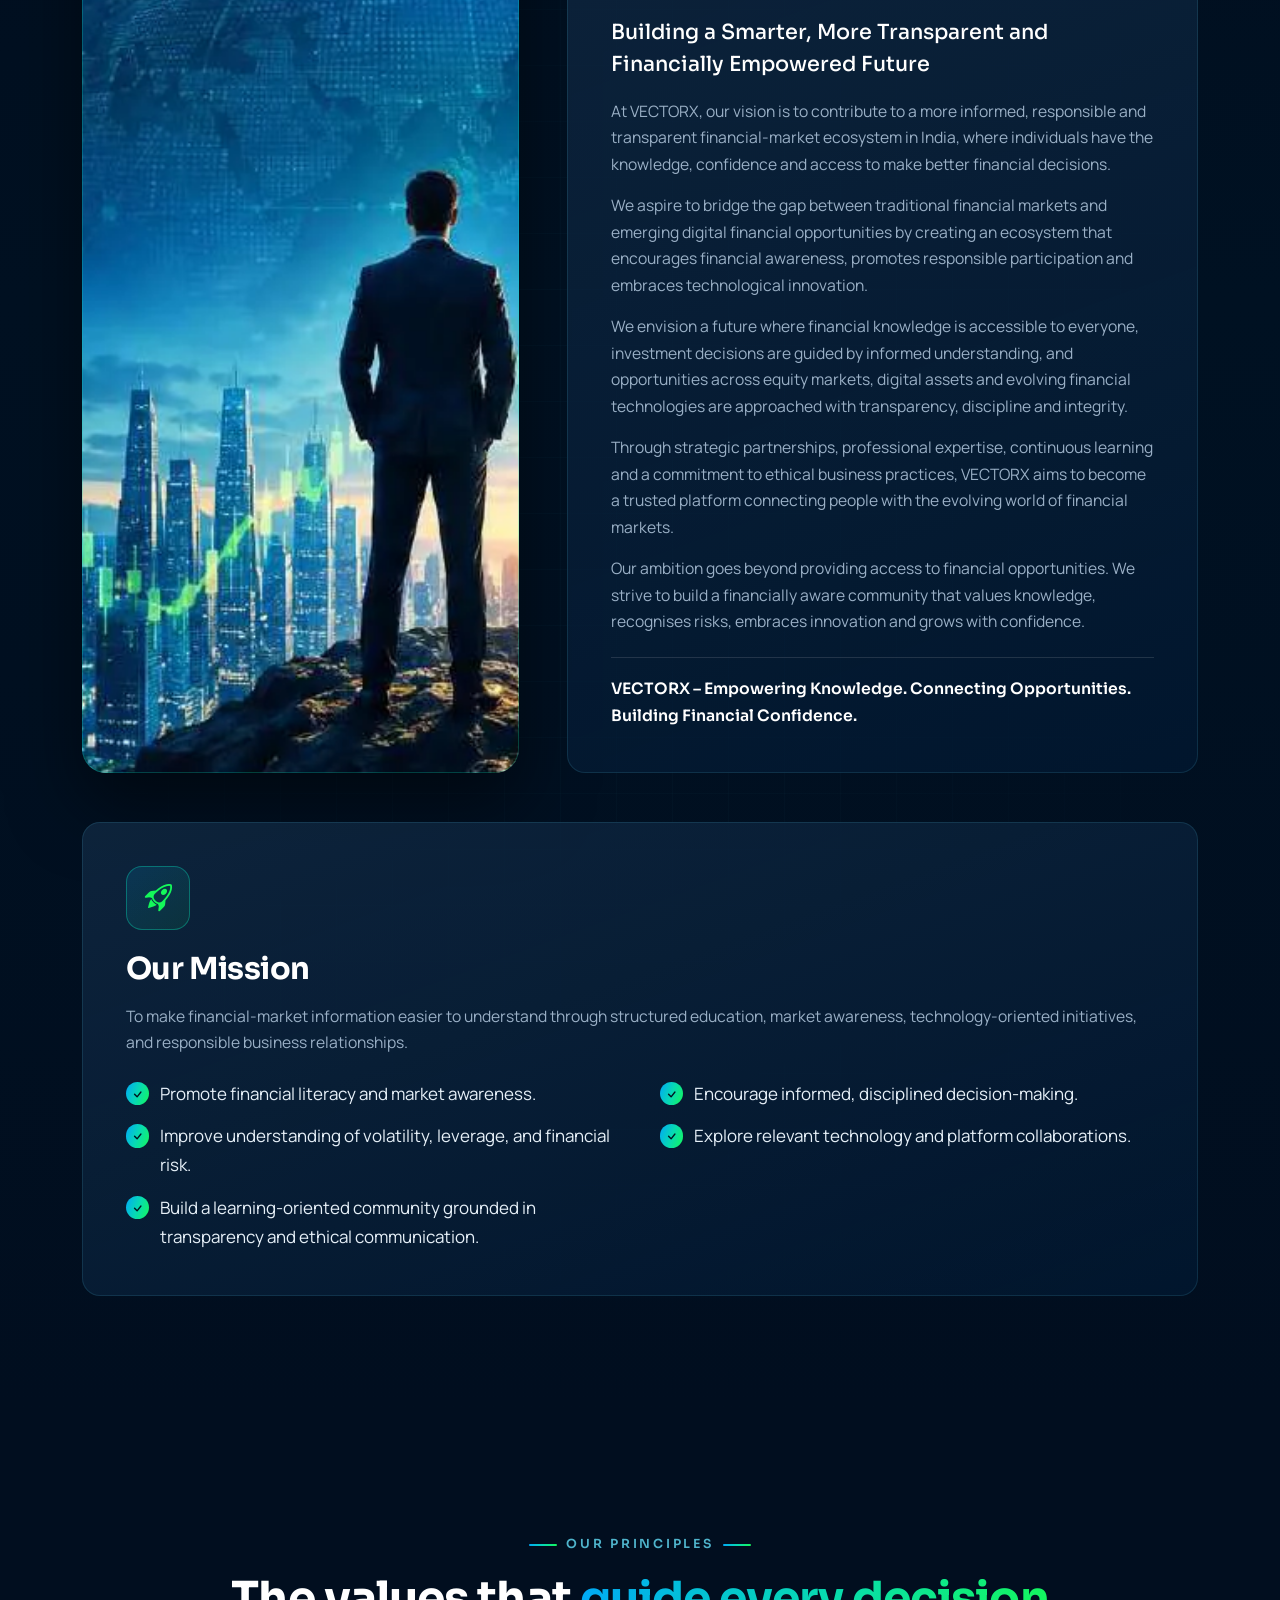
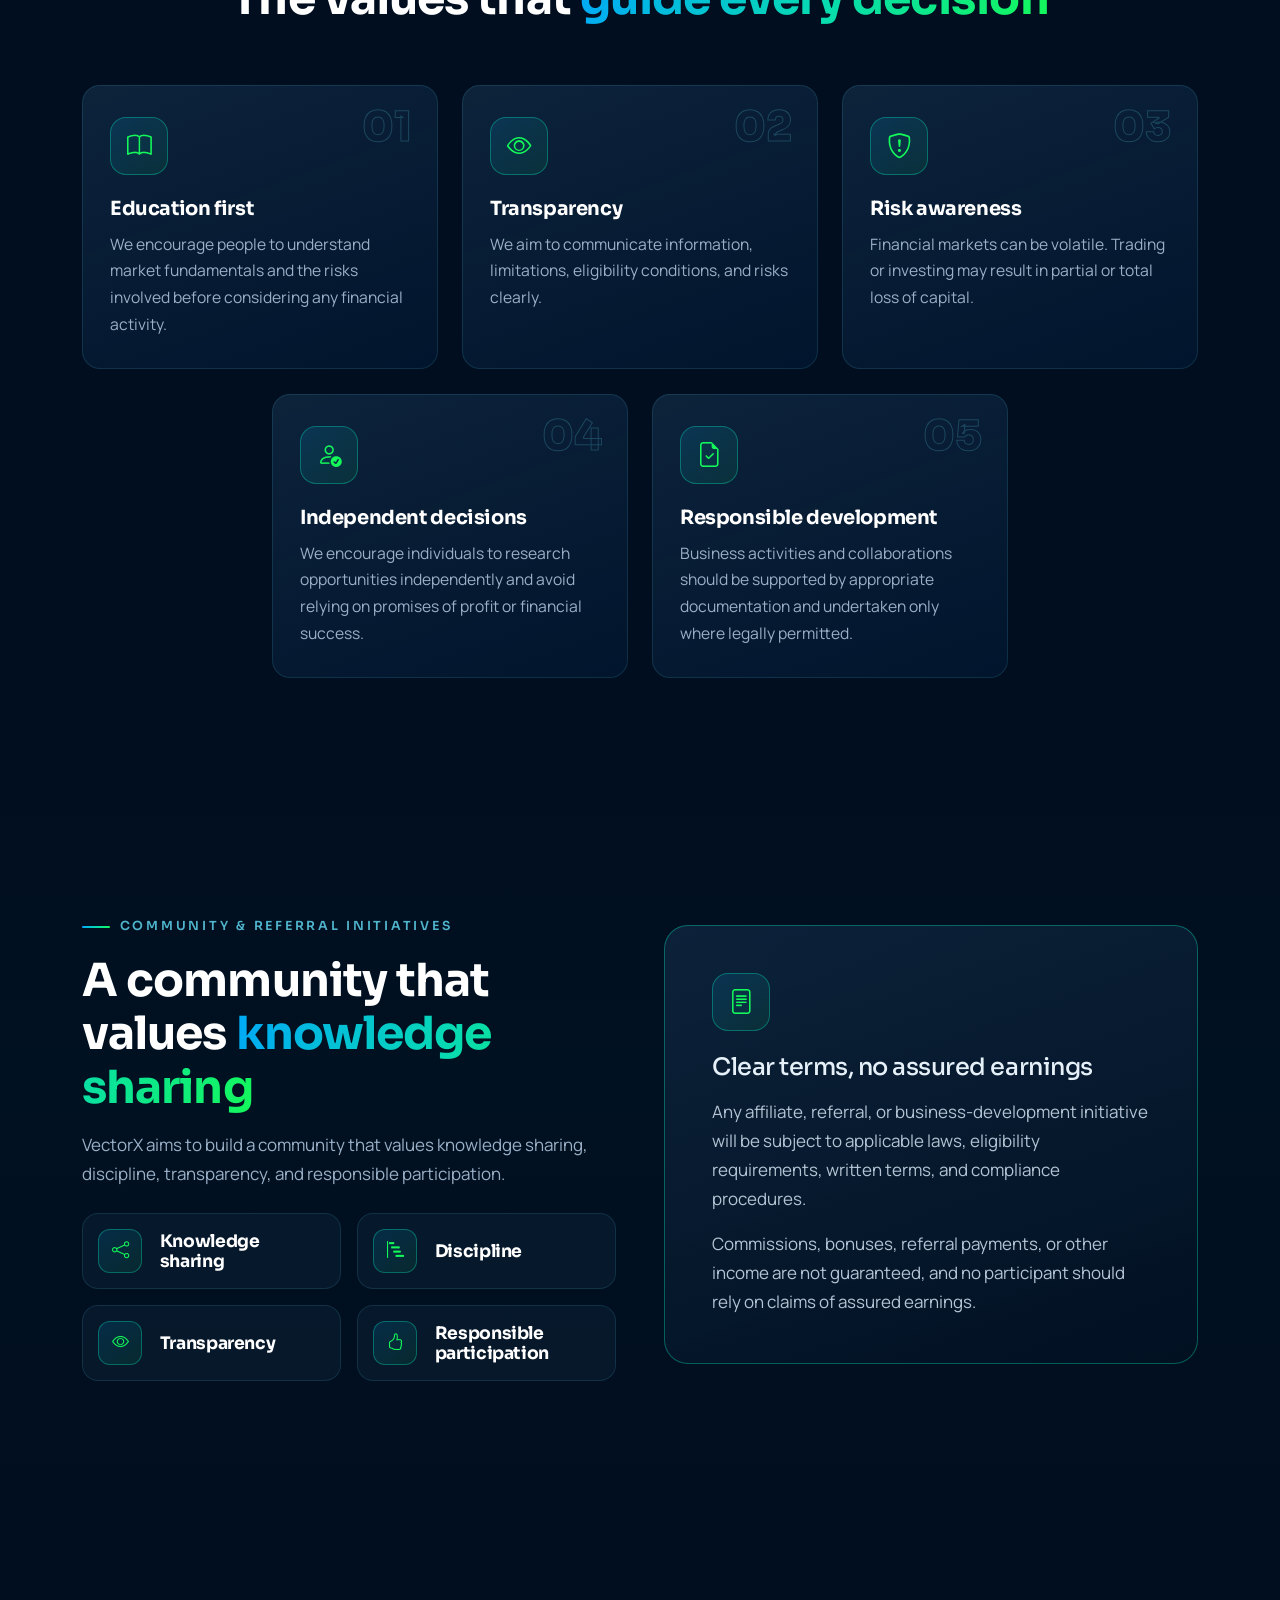
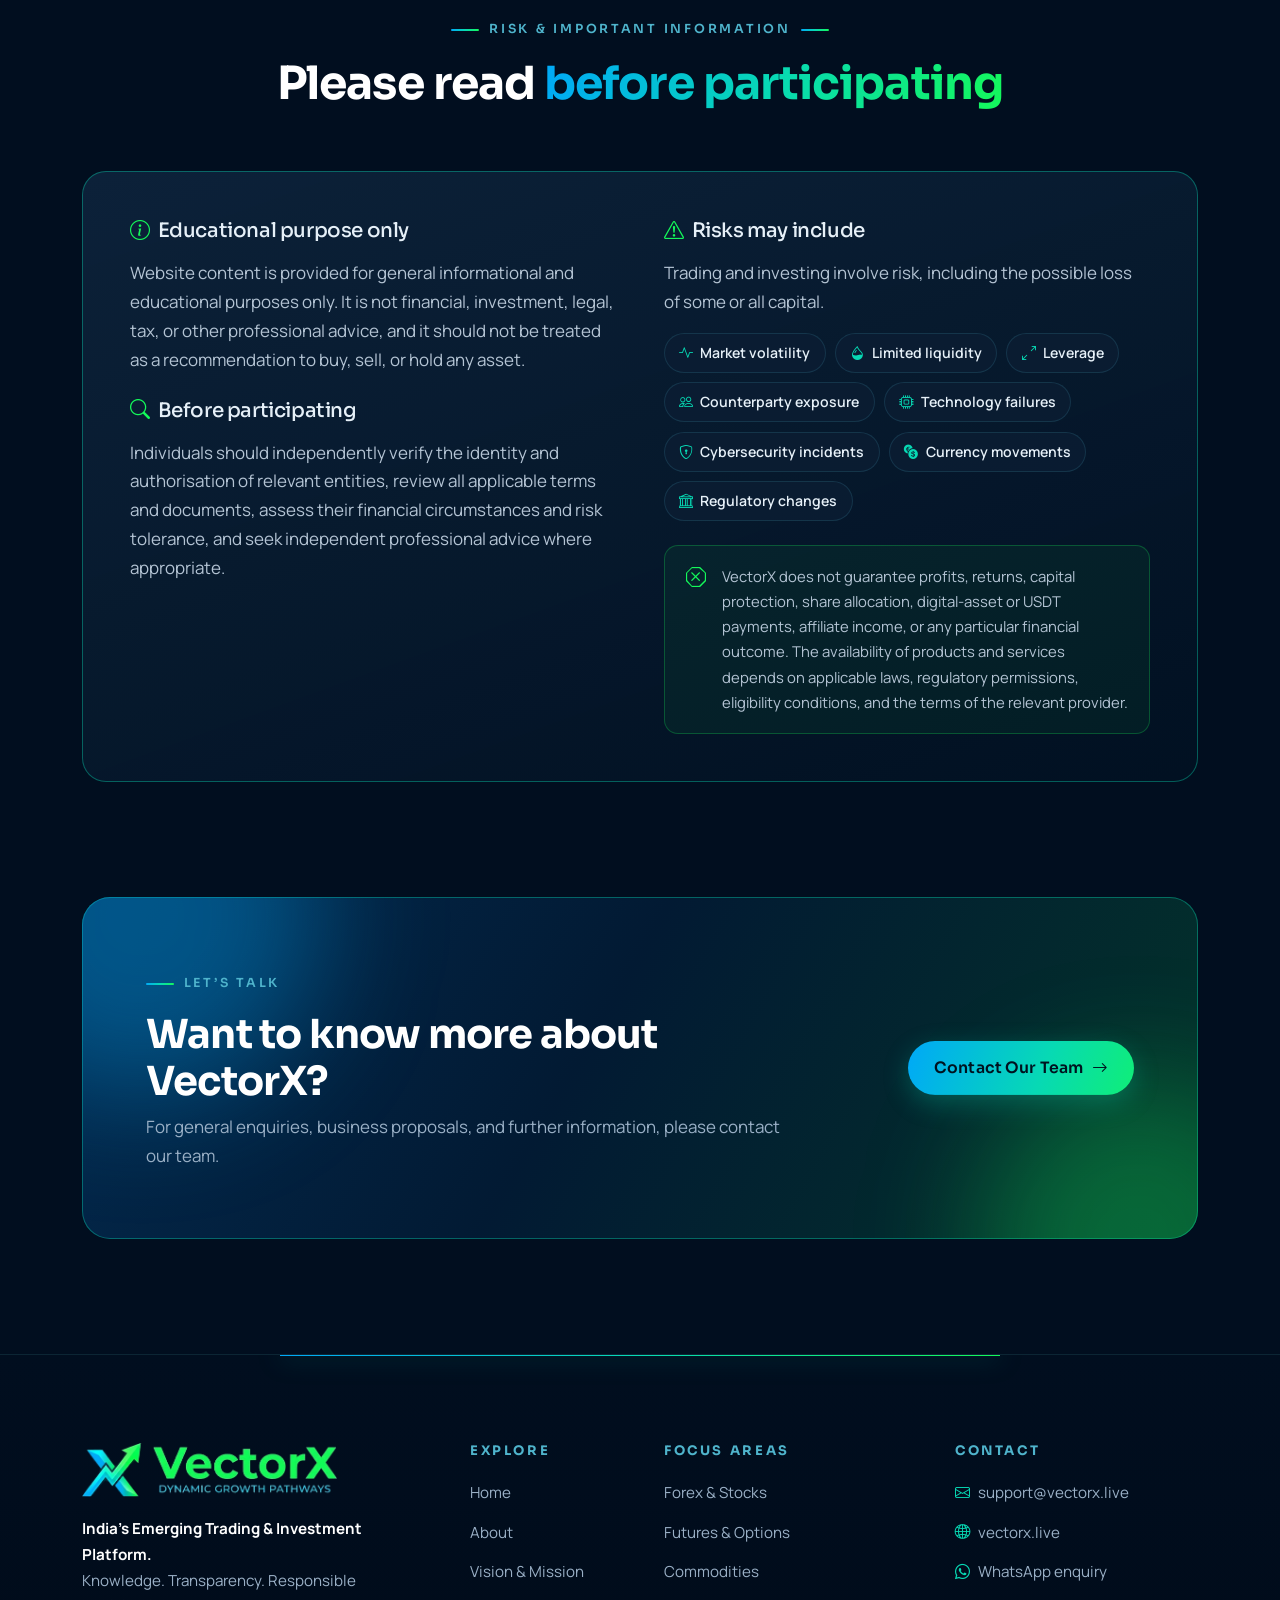
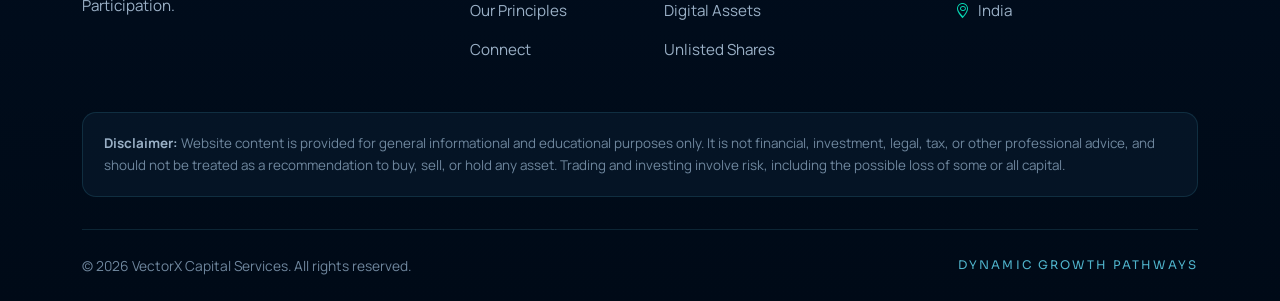
<file: about.html>
<!doctype html>
<html lang="en-IN">
<head>
  <meta charset="utf-8">
  <meta name="viewport" content="width=device-width, initial-scale=1">
  <!-- SITE DOMAIN: https://vectorx.live — if the domain changes, update canonical, og:url, og:image, JSON-LD, sitemap.xml and robots.txt -->
  <title>About VectorX | Vision, Mission &amp; Principles</title>
  <meta name="description" content="Learn about VectorX Capital Services — our vision for a smarter, more transparent and financially empowered future in India, our mission, principles and risk disclosures.">
  <meta name="keywords" content="about VectorX, VectorX vision, VectorX mission, financial literacy India, responsible trading, market awareness, risk awareness, transparency, community learning">
  <meta name="robots" content="index, follow, max-image-preview:large">
  <meta name="author" content="VectorX Capital Services">
  <meta name="theme-color" content="#010e1f">
  <link rel="canonical" href="https://vectorx.live/about.html">

  <meta property="og:type" content="website">
  <meta property="og:site_name" content="VectorX">
  <meta property="og:locale" content="en_IN">
  <meta property="og:title" content="About VectorX | Vision, Mission &amp; Principles">
  <meta property="og:description" content="Helping build a more informed, responsible, and transparent financial-market community in India.">
  <meta property="og:url" content="https://vectorx.live/about.html">
  <meta property="og:image" content="https://vectorx.live/assets/images/og-image.jpg">
  <meta property="og:image:width" content="1240">
  <meta property="og:image:height" content="401">
  <meta property="og:image:alt" content="VectorX — glowing market charts and a bull representing market growth">
  <meta name="twitter:card" content="summary_large_image">
  <meta name="twitter:title" content="About VectorX | Vision, Mission &amp; Principles">
  <meta name="twitter:description" content="Helping build a more informed, responsible, and transparent financial-market community in India.">
  <meta name="twitter:image" content="https://vectorx.live/assets/images/og-image.jpg">

  <link rel="icon" href="favicon.ico" sizes="any">
  <link rel="icon" type="image/png" sizes="32x32" href="assets/images/favicon-32.png">
  <link rel="apple-touch-icon" href="apple-touch-icon.png">
  <link rel="manifest" href="site.webmanifest">

  <link rel="preconnect" href="https://fonts.googleapis.com">
  <link rel="preconnect" href="https://fonts.gstatic.com" crossorigin>
  <link rel="stylesheet" href="https://fonts.googleapis.com/css2?family=Manrope:wght@400;500;600;700&amp;family=Sora:wght@500;600;700;800&amp;display=swap">

  <link rel="stylesheet" href="https://cdn.jsdelivr.net/npm/bootstrap@5.3.3/dist/css/bootstrap.min.css" integrity="sha384-QWTKZyjpPEjISv5WaRU9OFeRpok6YctnYmDr5pNlyT2bRjXh0JMhjY6hW+ALEwIH" crossorigin="anonymous">
  <link rel="stylesheet" href="https://cdn.jsdelivr.net/npm/bootstrap-icons@1.11.3/font/bootstrap-icons.min.css">
  <link rel="stylesheet" href="assets/css/style.css">

  <script type="application/ld+json">
  {
    "@context": "https://schema.org",
    "@graph": [
      {
        "@type": "AboutPage",
        "@id": "https://vectorx.live/about.html#webpage",
        "url": "https://vectorx.live/about.html",
        "name": "About VectorX",
        "inLanguage": "en-IN",
        "about": { "@id": "https://vectorx.live/#organization" }
      },
      {
        "@type": "Organization",
        "@id": "https://vectorx.live/#organization",
        "name": "VectorX Capital Services",
        "alternateName": "VectorX",
        "url": "https://vectorx.live/",
        "logo": "https://vectorx.live/assets/images/logo.jpeg",
        "email": "support@vectorx.live",
        "areaServed": { "@type": "Country", "name": "India" }
      },
      {
        "@type": "BreadcrumbList",
        "itemListElement": [
          { "@type": "ListItem", "position": 1, "name": "Home", "item": "https://vectorx.live/" },
          { "@type": "ListItem", "position": 2, "name": "About", "item": "https://vectorx.live/about.html" }
        ]
      }
    ]
  }
  </script>
  <link rel="preload" as="image" href="assets/images/bull-strength.webp" type="image/webp" fetchpriority="high">
</head>
<body class="is-loading">
  <a class="skip-link" href="#main">Skip to content</a>

  <div class="vx-loader" id="vxLoader" role="status" aria-label="Loading VectorX">
    <div class="vx-loader__inner">
      <div class="vx-loader__emblem">
        <span class="vx-loader__ring"></span>
        <span class="vx-loader__ring vx-loader__ring--inner"></span>
        <img src="assets/images/logo-emblem.webp" alt="" width="253" height="229">
      </div>
      <div class="vx-loader__bar"><span></span></div>
      <span class="vx-loader__label">Dynamic Growth Pathways</span>
    </div>
  </div>

  <header>
    <nav class="navbar navbar-expand-lg fixed-top vx-nav" aria-label="Main navigation">
      <div class="container">
        <a class="navbar-brand vx-brand" href="index.html" aria-label="VectorX home">
          <img src="assets/images/logo-horizontal.webp" alt="VectorX — Dynamic Growth Pathways" width="539" height="114">
        </a>
        <button class="navbar-toggler vx-toggler" type="button" data-bs-toggle="collapse" data-bs-target="#vxNavMenu" aria-controls="vxNavMenu" aria-expanded="false" aria-label="Toggle navigation">
          <span></span><span></span><span></span>
        </button>
        <div class="collapse navbar-collapse" id="vxNavMenu">
          <ul class="navbar-nav ms-auto align-items-lg-center gap-lg-1">
            <li class="nav-item"><a class="nav-link" href="index.html">Home</a></li>
            <li class="nav-item"><a class="nav-link active" aria-current="page" href="about.html">About</a></li>
            <li class="nav-item"><a class="nav-link" href="contact.html">Connect</a></li>
            <li class="nav-item nav-cta ms-lg-3"><a class="btn-vx btn-sm-vx" href="contact.html#enquiry">Enquire Now <i class="bi bi-arrow-right" aria-hidden="true"></i></a></li>
          </ul>
        </div>
      </div>
    </nav>
  </header>

  <main id="main">
    <!-- ============ PAGE HERO ============ -->
    <section class="page-hero page-hero--split" aria-labelledby="pageTitle">
      <div class="page-hero__backdrop" role="img" aria-label="Geometric glowing bull standing on a digital grid in front of a world map"><div class="page-hero__backdrop-img" style="background-image: url('assets/images/bull-strength.webp')"></div></div>
      <div class="container">
        <div class="row align-items-center g-5">
          <div class="col-lg-7">
            <nav aria-label="Breadcrumb" class="anim-in" style="--d:100">
              <ol class="breadcrumb vx-breadcrumb">
                <li class="breadcrumb-item"><a href="index.html">Home</a></li>
                <li class="breadcrumb-item active" aria-current="page">About</li>
              </ol>
            </nav>
            <span class="eyebrow anim-in" style="--d:180">VectorX Capital Services</span>
            <h1 id="pageTitle" class="anim-in" style="--d:260">About <span class="text-grad">VectorX</span></h1>
            <p class="anim-in" style="--d:380">India’s emerging trading &amp; investment platform — built on knowledge, transparency and responsible participation.</p>
            <ul class="pill-list mt-4 anim-in" style="--d:500">
              <li><i class="bi bi-mortarboard" aria-hidden="true"></i>Education first</li>
              <li><i class="bi bi-eye" aria-hidden="true"></i>Transparency</li>
              <li><i class="bi bi-shield-check" aria-hidden="true"></i>Risk awareness</li>
            </ul>
          </div>
          <div class="col-lg-5">
            <div class="page-hero__spacer" aria-hidden="true"></div>
          </div>
        </div>
      </div>
    </section>

    <!-- ============ WHO WE ARE ============ -->
    <section class="section" id="who-we-are" aria-labelledby="whoTitle">
      <div class="container">
        <div class="row g-5 align-items-start">
          <div class="col-lg-7" data-reveal="left">
            <span class="eyebrow">Who We Are</span>
            <h2 class="section-title" id="whoTitle">An emerging platform for <span class="text-grad">financial-market awareness</span></h2>
            <p>VectorX is an emerging platform focused on financial-market awareness, trading education, and responsible participation in a changing financial ecosystem.</p>
            <p>We aim to help people understand market structures, explore different financial segments, recognise risks, and make more informed decisions through accessible information and structured learning.</p>
            <p>Our approach puts knowledge, transparency, technology, and community learning at the centre of our development.</p>
            <div class="media-frame mt-4" style="aspect-ratio: 16 / 7;">
              <img src="assets/images/market-analysis.webp" alt="Analyst reviewing market charts on multiple screens" width="560" height="220" loading="lazy" decoding="async" style="object-position: 70% center;">
            </div>
          </div>
          <div class="col-lg-5" data-reveal="right">
            <h3 class="h5 mb-3" style="color: var(--vx-cyan);">Company at a glance</h3>
            <div class="facts">
              <div class="fact"><i class="bi bi-building" aria-hidden="true"></i><div><small>Company</small><span>VectorX Capital Services</span></div></div>
              <div class="fact"><i class="bi bi-flag" aria-hidden="true"></i><div><small>Positioning</small><span>India’s Emerging Trading &amp; Investment Platform</span></div></div>
              <div class="fact"><i class="bi bi-stars" aria-hidden="true"></i><div><small>Core values</small><span>Knowledge. Transparency. Responsible Participation.</span></div></div>
              <div class="fact"><i class="bi bi-geo-alt" aria-hidden="true"></i><div><small>Focus region</small><span>India</span></div></div>
              <div class="fact"><i class="bi bi-globe2" aria-hidden="true"></i><div><small>Website</small><a href="https://vectorx.live">vectorx.live</a></div></div>
              <div class="fact"><i class="bi bi-envelope" aria-hidden="true"></i><div><small>Email</small><a href="mailto:support@vectorx.live">support@vectorx.live</a></div></div>
            </div>
          </div>
        </div>
      </div>
    </section>

    <!-- ============ MARKET FOCUS (linked from the Home page service cards: about.html#service-1 … #service-6) ============ -->
    <section class="section section--alt section--grid" id="services" aria-labelledby="servicesTitle">
      <div class="container">
        <div class="section-head text-center" data-reveal="up">
          <span class="eyebrow">Our Market Focus</span>
          <h2 class="section-title" id="servicesTitle">Six areas shaping <span class="text-grad">global financial markets</span></h2>
          <nav class="service-jump" aria-label="Market focus areas">
            <a href="#service-1"><i class="bi bi-currency-exchange" aria-hidden="true"></i>Forex</a>
            <a href="#service-2"><i class="bi bi-graph-up-arrow" aria-hidden="true"></i>Stocks</a>
            <a href="#service-3"><i class="bi bi-sliders2" aria-hidden="true"></i>Futures &amp; Options</a>
            <a href="#service-4"><i class="bi bi-gem" aria-hidden="true"></i>Commodities</a>
            <a href="#service-5"><i class="bi bi-currency-bitcoin" aria-hidden="true"></i>Digital Assets</a>
            <a href="#service-6"><i class="bi bi-globe2" aria-hidden="true"></i>Trading Platforms</a>
          </nav>
        </div>

        <!-- Service 1: Forex -->
        <article class="service-detail" id="service-1" aria-labelledby="service1Title">
          <div class="row g-5 align-items-center">
            <div class="col-lg-5" data-reveal="left">
              <div class="media-frame service-detail__media">
                <img src="assets/images/services/forex.webp" alt="Forex: currency symbols for the dollar, euro and yen over a glowing world map with rising candlestick charts and stacked coins" width="1016" height="782" loading="lazy" decoding="async">
              </div>
            </div>
            <div class="col-lg-7" data-reveal="up">
              <span class="eyebrow">01 &middot; Forex</span>
              <h3 class="service-detail__title" id="service1Title">FOREX – Global Currency Markets</h3>
              <p class="service-detail__tagline">The World&rsquo;s Largest and Most Dynamic Financial Market</p>
              <p>The Forex market plays a vital role in the global financial ecosystem, connecting economies, businesses, financial institutions and investors across the world.</p>
              <p>Over the past five years, the foreign exchange industry has experienced significant expansion, supported by international trade, global investment flows, digital trading infrastructure and increasing demand for currency risk management. According to the Bank for International Settlements (BIS), global Forex trading volume reached approximately $9.6 trillion per day in April 2025, representing around 28% growth compared with 2022.</p>
              <div class="service-stats">
                <div class="service-stat"><strong class="text-grad">$9.6T</strong><span>Average daily Forex trading volume, April 2025 (BIS)</span></div>
                <div class="service-stat"><strong class="text-grad">~28%</strong><span>Growth in trading volume compared with 2022</span></div>
              </div>
              <div class="service-outlook">
                <i class="bi bi-binoculars" aria-hidden="true"></i>
                <div><h4>Looking ahead</h4><p>Technological innovation, algorithmic trading, emerging-market currencies and increasing global financial connectivity are expected to continue shaping the evolution of the Forex industry.</p></div>
              </div>
            </div>
          </div>
        </article>

        <!-- Service 2: Stocks -->
        <article class="service-detail" id="service-2" aria-labelledby="service2Title">
          <div class="row g-5 align-items-center">
            <div class="col-lg-5 order-lg-2" data-reveal="up">
              <div class="media-frame service-detail__media">
                <img src="assets/images/services/stocks.webp" alt="Stocks: bronze bull statue in front of stock-exchange buildings and a rising green market chart" width="1072" height="804" loading="lazy" decoding="async">
              </div>
            </div>
            <div class="col-lg-7 order-lg-1" data-reveal="up">
              <span class="eyebrow">02 &middot; Stocks</span>
              <h3 class="service-detail__title" id="service2Title">STOCKS – Global Equity Markets</h3>
              <p class="service-detail__tagline">Powering Global Businesses and Economic Growth</p>
              <p>Stock markets are a fundamental part of the global economy, providing companies with access to capital and investors with opportunities to participate in business growth.</p>
              <p>Over the last five years, global equity markets have continued to evolve through technological innovation, digital investment platforms, increased retail participation and the expansion of emerging markets. In 2025, global stock market capitalisation reached approximately $151.94 trillion, recording an 18.5% increase compared with the previous year.</p>
              <div class="service-stats">
                <div class="service-stat"><strong class="text-grad">$151.94T</strong><span>Global stock market capitalisation in 2025</span></div>
                <div class="service-stat"><strong class="text-grad">18.5%</strong><span>Increase compared with the previous year</span></div>
              </div>
              <div class="service-outlook">
                <i class="bi bi-binoculars" aria-hidden="true"></i>
                <div><h4>Looking ahead</h4><p>The future of equity markets is being shaped by artificial intelligence, technology-driven businesses, digital accessibility, international investment and the continued development of global capital markets.</p></div>
              </div>
            </div>
          </div>
        </article>

        <!-- Service 3: Futures &amp; Options -->
        <article class="service-detail" id="service-3" aria-labelledby="service3Title">
          <div class="row g-5 align-items-center">
            <div class="col-lg-5" data-reveal="left">
              <div class="media-frame service-detail__media">
                <img src="assets/images/services/futures-options.webp" alt="Futures and Options: trading screen with an options price chart and Call and Put buttons" width="1024" height="804" loading="lazy" decoding="async">
              </div>
            </div>
            <div class="col-lg-7" data-reveal="up">
              <span class="eyebrow">03 &middot; Futures &amp; Options</span>
              <h3 class="service-detail__title" id="service3Title">FUTURES &amp; OPTIONS – Advanced Derivatives Markets</h3>
              <p class="service-detail__tagline">Expanding Opportunities Through Financial Derivatives</p>
              <p>Futures and Options markets have become essential components of modern financial markets, enabling participants to manage price exposure, hedge risks and participate in movements across various asset classes.</p>
              <p>Over recent years, the derivatives industry has experienced considerable expansion, driven by increased institutional participation, market volatility, electronic trading and growing demand for risk-management instruments. Global futures trading volumes increased approximately 71% between 2019 and 2025, according to Coalition Greenwich research.</p>
              <div class="service-stats">
                <div class="service-stat"><strong class="text-grad">~71%</strong><span>Increase in global futures trading volumes, 2019&ndash;2025 (Coalition Greenwich)</span></div>
              </div>
              <div class="service-outlook">
                <i class="bi bi-binoculars" aria-hidden="true"></i>
                <div><h4>Looking ahead</h4><p>Automation, advanced analytics, algorithmic strategies and expanding access to derivatives markets are expected to play an important role in the industry&rsquo;s continued development.</p></div>
              </div>
            </div>
          </div>
        </article>

        <!-- Service 4: Commodities -->
        <article class="service-detail" id="service-4" aria-labelledby="service4Title">
          <div class="row g-5 align-items-center">
            <div class="col-lg-5 order-lg-2" data-reveal="up">
              <div class="media-frame service-detail__media">
                <img src="assets/images/services/commodities.webp" alt="Commodities: gold and silver bars, an oil barrel, grain and wheat with an oil pump at sunset" width="1066" height="784" loading="lazy" decoding="async">
              </div>
            </div>
            <div class="col-lg-7 order-lg-1" data-reveal="up">
              <span class="eyebrow">04 &middot; Commodities</span>
              <h3 class="service-detail__title" id="service4Title">COMMODITIES – Global Physical Asset Markets</h3>
              <p class="service-detail__tagline">Connecting Natural Resources with Global Markets</p>
              <p>Commodities form the foundation of the global economy, supporting industries, manufacturing, infrastructure, energy production and international trade.</p>
              <p>Over the past five years, commodity markets have experienced significant developments across energy, precious metals, industrial metals and agricultural products. Global supply-chain changes, infrastructure development, geopolitical developments and the transition towards cleaner energy have influenced market demand and investment activity.</p>
              <ul class="pill-list service-tags">
                <li><i class="bi bi-lightning-charge" aria-hidden="true"></i>Energy</li>
                <li><i class="bi bi-gem" aria-hidden="true"></i>Precious metals</li>
                <li><i class="bi bi-gear-wide-connected" aria-hidden="true"></i>Industrial metals</li>
                <li><i class="bi bi-flower1" aria-hidden="true"></i>Agricultural products</li>
              </ul>
              <div class="service-outlook">
                <i class="bi bi-binoculars" aria-hidden="true"></i>
                <div><h4>Looking ahead</h4><p>The coming years present important long-term opportunities through renewable energy, electric vehicles, industrial expansion, infrastructure investment and increasing demand for critical minerals and natural resources.</p></div>
              </div>
            </div>
          </div>
        </article>

        <!-- Service 5: Digital Assets -->
        <article class="service-detail" id="service-5" aria-labelledby="service5Title">
          <div class="row g-5 align-items-center">
            <div class="col-lg-5" data-reveal="left">
              <div class="media-frame service-detail__media">
                <img src="assets/images/services/digital-assets.webp" alt="Digital Assets and Blockchain: gold Bitcoin coin surrounded by connected blockchain cubes" width="1056" height="778" loading="lazy" decoding="async">
              </div>
            </div>
            <div class="col-lg-7" data-reveal="up">
              <span class="eyebrow">05 &middot; Digital Assets</span>
              <h3 class="service-detail__title" id="service5Title">DIGITAL ASSETS &amp; BLOCKCHAIN – The Future of Digital Finance</h3>
              <p class="service-detail__tagline">Transforming the Future of Global Financial Technology</p>
              <p>Digital Assets and Blockchain technology are reshaping how value is created, transferred, recorded and managed across the global financial ecosystem.</p>
              <p>Over the past five years, this sector has witnessed remarkable technological development, with growing adoption of cryptocurrencies, blockchain networks, decentralised finance, stablecoins and tokenisation. Institutional participation and real-world blockchain applications have also expanded. According to TRM Labs, South Asia emerged as the fastest-growing region for crypto adoption in 2025, with India among the leading countries.</p>
              <ul class="pill-list service-tags">
                <li><i class="bi bi-currency-bitcoin" aria-hidden="true"></i>Cryptocurrencies</li>
                <li><i class="bi bi-diagram-3" aria-hidden="true"></i>Blockchain networks</li>
                <li><i class="bi bi-bank2" aria-hidden="true"></i>Decentralised finance</li>
                <li><i class="bi bi-coin" aria-hidden="true"></i>Stablecoins</li>
                <li><i class="bi bi-boxes" aria-hidden="true"></i>Tokenisation</li>
              </ul>
              <div class="service-outlook">
                <i class="bi bi-binoculars" aria-hidden="true"></i>
                <div><h4>Looking ahead</h4><p>Blockchain infrastructure, asset tokenisation, digital payments, smart contracts and the integration of traditional finance with digital technologies are creating new possibilities for the future of global finance.</p></div>
              </div>
            </div>
          </div>
        </article>

        <!-- Service 6: Trading Platforms -->
        <article class="service-detail" id="service-6" aria-labelledby="service6Title">
          <div class="row g-5 align-items-center">
            <div class="col-lg-5 order-lg-2" data-reveal="up">
              <div class="media-frame service-detail__media">
                <img src="assets/images/services/international-platforms.webp" alt="International Trading Platforms: laptop showing a global trading dashboard in front of a world map and city skylines" width="1038" height="790" loading="lazy" decoding="async">
              </div>
            </div>
            <div class="col-lg-7 order-lg-1" data-reveal="up">
              <span class="eyebrow">06 &middot; Trading Platforms</span>
              <h3 class="service-detail__title" id="service6Title">INTERNATIONAL TRADING PLATFORMS</h3>
              <p>International trading platforms are transforming the way individuals and institutions access financial markets across the world. Through advanced digital infrastructure, investors can explore multiple asset classes, access international market information and participate in global financial ecosystems through integrated trading technologies.</p>
              <p>Over the past five years, international online trading platforms have experienced substantial development, driven by increasing internet accessibility, mobile-based investing, cross-border financial connectivity and growing retail investor participation. The global online trading platform market was valued at approximately $10.9 billion in 2025 and is projected to reach around $19.9 billion by 2033, reflecting a growing demand for digital financial services.</p>
              <div class="service-stats">
                <div class="service-stat"><strong class="text-grad">$10.9B</strong><span>Global online trading platform market value, 2025</span></div>
                <div class="service-stat"><strong class="text-grad">$19.9B</strong><span>Projected market value by 2033</span></div>
              </div>
              <h4 class="service-subhead">Key Growth Drivers</h4>
              <ul class="check-list service-drivers">
                <li>Global Market Connectivity</li>
                <li>Multi-Asset Trading Access</li>
                <li>Advanced Financial Technology</li>
                <li>Cross-Border Investment Infrastructure</li>
                <li>AI-Powered Trading Solutions</li>
                <li>Digital Financial Innovation</li>
              </ul>
              <div class="service-outlook">
                <i class="bi bi-binoculars" aria-hidden="true"></i>
                <div><h4>Looking ahead</h4><p>Artificial intelligence, advanced trading technologies, multi-asset integration, cross-border investment infrastructure and blockchain-powered financial services are expected to create new possibilities for international trading platforms.</p></div>
              </div>
              <p class="service-detail__closing">As global financial markets become increasingly interconnected, international trading platforms are positioned to play an important role in the next generation of digital finance.</p>
            </div>
          </div>
        </article>
      </div>
    </section>

    <!-- ============ VISION & MISSION ============ -->
    <section class="section section--alt section--grid" id="vision" aria-labelledby="vmTitle">
      <div class="container">
        <div class="section-head text-center" data-reveal="up">
          <span class="eyebrow">Vision &amp; Mission</span>
          <h2 class="section-title" id="vmTitle">Where we are headed — <span class="text-grad">and how</span></h2>
        </div>
        <div class="row g-4 g-xl-5 align-items-stretch">
          <div class="col-lg-5" data-reveal="left">
            <div class="media-frame h-100" style="min-height: 420px;">
              <img src="assets/images/vision-horizon.webp" alt="Professional standing on a hilltop overlooking a city skyline at sunrise with rising market charts" width="470" height="560" loading="lazy" decoding="async">
            </div>
          </div>
          <div class="col-lg-7 d-flex">
            <article class="vx-card vm-card vision-card" data-reveal="up">
              <div class="icon-box"><i class="bi bi-bullseye" aria-hidden="true"></i></div>
              <h2>Our Vision</h2>
              <p class="statement">Building a Smarter, More Transparent and Financially Empowered Future</p>
              <p>At VECTORX, our vision is to contribute to a more informed, responsible and transparent financial-market ecosystem in India, where individuals have the knowledge, confidence and access to make better financial decisions.</p>
              <p>We aspire to bridge the gap between traditional financial markets and emerging digital financial opportunities by creating an ecosystem that encourages financial awareness, promotes responsible participation and embraces technological innovation.</p>
              <p>We envision a future where financial knowledge is accessible to everyone, investment decisions are guided by informed understanding, and opportunities across equity markets, digital assets and evolving financial technologies are approached with transparency, discipline and integrity.</p>
              <p>Through strategic partnerships, professional expertise, continuous learning and a commitment to ethical business practices, VECTORX aims to become a trusted platform connecting people with the evolving world of financial markets.</p>
              <p>Our ambition goes beyond providing access to financial opportunities. We strive to build a financially aware community that values knowledge, recognises risks, embraces innovation and grows with confidence.</p>
              <p class="vision-tagline mb-0">VECTORX – Empowering Knowledge. Connecting Opportunities. Building Financial Confidence.</p>
            </article>
          </div>
          <div class="col-12">
            <article class="vx-card vm-card" id="mission" data-reveal="up">
              <div class="icon-box"><i class="bi bi-rocket-takeoff" aria-hidden="true"></i></div>
              <h2>Our Mission</h2>
              <p class="mb-4">To make financial-market information easier to understand through structured education, market awareness, technology-oriented initiatives, and responsible business relationships.</p>
              <ul class="check-list mission-list">
                <li>Promote financial literacy and market awareness.</li>
                <li>Encourage informed, disciplined decision-making.</li>
                <li>Improve understanding of volatility, leverage, and financial risk.</li>
                <li>Explore relevant technology and platform collaborations.</li>
                <li>Build a learning-oriented community grounded in transparency and ethical communication.</li>
              </ul>
            </article>
          </div>
        </div>
      </div>
    </section>

    <!-- ============ PRINCIPLES ============ -->
    <section class="section" id="principles" aria-labelledby="principlesTitle">
      <div class="container">
        <div class="section-head text-center" data-reveal="up">
          <span class="eyebrow">Our Principles</span>
          <h2 class="section-title" id="principlesTitle">The values that <span class="text-grad">guide every decision</span></h2>
        </div>
        <div class="row g-4 justify-content-center" data-stagger="110">
          <div class="col-md-6 col-lg-4" data-reveal="up">
            <article class="vx-card">
              <span class="card-index" aria-hidden="true">01</span>
              <div class="icon-box"><i class="bi bi-book" aria-hidden="true"></i></div>
              <h3>Education first</h3>
              <p>We encourage people to understand market fundamentals and the risks involved before considering any financial activity.</p>
            </article>
          </div>
          <div class="col-md-6 col-lg-4" data-reveal="up">
            <article class="vx-card">
              <span class="card-index" aria-hidden="true">02</span>
              <div class="icon-box"><i class="bi bi-eye" aria-hidden="true"></i></div>
              <h3>Transparency</h3>
              <p>We aim to communicate information, limitations, eligibility conditions, and risks clearly.</p>
            </article>
          </div>
          <div class="col-md-6 col-lg-4" data-reveal="up">
            <article class="vx-card">
              <span class="card-index" aria-hidden="true">03</span>
              <div class="icon-box"><i class="bi bi-shield-exclamation" aria-hidden="true"></i></div>
              <h3>Risk awareness</h3>
              <p>Financial markets can be volatile. Trading or investing may result in partial or total loss of capital.</p>
            </article>
          </div>
          <div class="col-md-6 col-lg-4" data-reveal="up">
            <article class="vx-card">
              <span class="card-index" aria-hidden="true">04</span>
              <div class="icon-box"><i class="bi bi-person-check" aria-hidden="true"></i></div>
              <h3>Independent decisions</h3>
              <p>We encourage individuals to research opportunities independently and avoid relying on promises of profit or financial success.</p>
            </article>
          </div>
          <div class="col-md-6 col-lg-4" data-reveal="up">
            <article class="vx-card">
              <span class="card-index" aria-hidden="true">05</span>
              <div class="icon-box"><i class="bi bi-file-earmark-check" aria-hidden="true"></i></div>
              <h3>Responsible development</h3>
              <p>Business activities and collaborations should be supported by appropriate documentation and undertaken only where legally permitted.</p>
            </article>
          </div>
        </div>
      </div>
    </section>

    <!-- ============ COMMUNITY ============ -->
    <section class="section section--alt" id="community" aria-labelledby="communityTitle">
      <div class="container">
        <div class="row g-5 align-items-center">
          <div class="col-lg-6" data-reveal="left">
            <span class="eyebrow">Community &amp; Referral Initiatives</span>
            <h2 class="section-title" id="communityTitle">A community that values <span class="text-grad">knowledge sharing</span></h2>
            <p class="mb-4">VectorX aims to build a community that values knowledge sharing, discipline, transparency, and responsible participation.</p>
            <div class="row g-3" data-stagger="90">
              <div class="col-12 col-sm-6" data-reveal="up"><div class="consider p-3 align-items-center"><span class="consider__num"><i class="bi bi-share" aria-hidden="true"></i></span><div><h3 class="mb-0">Knowledge sharing</h3></div></div></div>
              <div class="col-12 col-sm-6" data-reveal="up"><div class="consider p-3 align-items-center"><span class="consider__num"><i class="bi bi-bar-chart-steps" aria-hidden="true"></i></span><div><h3 class="mb-0">Discipline</h3></div></div></div>
              <div class="col-12 col-sm-6" data-reveal="up"><div class="consider p-3 align-items-center"><span class="consider__num"><i class="bi bi-eye" aria-hidden="true"></i></span><div><h3 class="mb-0">Transparency</h3></div></div></div>
              <div class="col-12 col-sm-6" data-reveal="up"><div class="consider p-3 align-items-center"><span class="consider__num"><i class="bi bi-hand-thumbs-up" aria-hidden="true"></i></span><div><h3 class="mb-0">Responsible participation</h3></div></div></div>
            </div>
          </div>
          <div class="col-lg-6" data-reveal="right">
            <div class="risk-panel">
              <div class="icon-box"><i class="bi bi-file-text" aria-hidden="true"></i></div>
              <h3 class="h4 mb-3">Clear terms, no assured earnings</h3>
              <p>Any affiliate, referral, or business-development initiative will be subject to applicable laws, eligibility requirements, written terms, and compliance procedures.</p>
              <p class="mb-0">Commissions, bonuses, referral payments, or other income are not guaranteed, and no participant should rely on claims of assured earnings.</p>
            </div>
          </div>
        </div>
      </div>
    </section>

    <!-- ============ RISK ============ -->
    <section class="section" id="risk" aria-labelledby="riskTitle">
      <div class="container">
        <div class="section-head text-center" data-reveal="up">
          <span class="eyebrow">Risk &amp; Important Information</span>
          <h2 class="section-title" id="riskTitle">Please read <span class="text-grad">before participating</span></h2>
        </div>
        <div class="risk-panel" data-reveal="up">
          <div class="row g-5">
            <div class="col-lg-6">
              <h3 class="h5 mb-3"><i class="bi bi-info-circle text-green me-2" aria-hidden="true"></i>Educational purpose only</h3>
              <p>Website content is provided for general informational and educational purposes only. It is not financial, investment, legal, tax, or other professional advice, and it should not be treated as a recommendation to buy, sell, or hold any asset.</p>
              <h3 class="h5 mb-3 mt-4"><i class="bi bi-search text-green me-2" aria-hidden="true"></i>Before participating</h3>
              <p class="mb-0">Individuals should independently verify the identity and authorisation of relevant entities, review all applicable terms and documents, assess their financial circumstances and risk tolerance, and seek independent professional advice where appropriate.</p>
            </div>
            <div class="col-lg-6">
              <h3 class="h5 mb-3"><i class="bi bi-exclamation-triangle text-green me-2" aria-hidden="true"></i>Risks may include</h3>
              <p>Trading and investing involve risk, including the possible loss of some or all capital.</p>
              <ul class="pill-list mb-4">
                <li><i class="bi bi-activity" aria-hidden="true"></i>Market volatility</li>
                <li><i class="bi bi-droplet-half" aria-hidden="true"></i>Limited liquidity</li>
                <li><i class="bi bi-arrows-angle-expand" aria-hidden="true"></i>Leverage</li>
                <li><i class="bi bi-people" aria-hidden="true"></i>Counterparty exposure</li>
                <li><i class="bi bi-cpu" aria-hidden="true"></i>Technology failures</li>
                <li><i class="bi bi-shield-lock" aria-hidden="true"></i>Cybersecurity incidents</li>
                <li><i class="bi bi-currency-exchange" aria-hidden="true"></i>Currency movements</li>
                <li><i class="bi bi-bank" aria-hidden="true"></i>Regulatory changes</li>
              </ul>
              <div class="note note--warn">
                <i class="bi bi-x-octagon" aria-hidden="true"></i>
                <p>VectorX does not guarantee profits, returns, capital protection, share allocation, digital-asset or USDT payments, affiliate income, or any particular financial outcome. The availability of products and services depends on applicable laws, regulatory permissions, eligibility conditions, and the terms of the relevant provider.</p>
              </div>
            </div>
          </div>
        </div>
      </div>
    </section>

    <!-- ============ CTA ============ -->
    <section class="section pt-0" aria-labelledby="ctaTitle">
      <div class="container">
        <div class="cta-band" data-reveal="zoom">
          <div class="row g-4 align-items-center">
            <div class="col-lg-8">
              <span class="eyebrow">Let’s talk</span>
              <h2 id="ctaTitle" class="mb-2">Want to know more about VectorX?</h2>
              <p class="mb-0">For general enquiries, business proposals, and further information, please contact our team.</p>
            </div>
            <div class="col-lg-4 text-lg-end">
              <a class="btn-vx" href="contact.html#enquiry">Contact Our Team <i class="bi bi-arrow-right" aria-hidden="true"></i></a>
            </div>
          </div>
        </div>
      </div>
    </section>
  </main>

  <footer class="vx-footer">
    <div class="container">
      <div class="row g-5">
        <div class="col-lg-4 footer-brand">
          <a href="index.html" aria-label="VectorX home"><img src="assets/images/logo-horizontal.webp" alt="VectorX — Dynamic Growth Pathways" width="539" height="114" loading="lazy"></a>
          <p><strong class="text-white">India’s Emerging Trading &amp; Investment Platform.</strong><br>Knowledge. Transparency. Responsible Participation.</p>
        </div>
        <div class="col-6 col-md-4 col-lg-2">
          <h2>Explore</h2>
          <ul class="footer-links">
            <li><a href="index.html">Home</a></li>
            <li><a href="about.html">About</a></li>
            <li><a href="about.html#vision">Vision &amp; Mission</a></li>
            <li><a href="about.html#principles">Our Principles</a></li>
            <li><a href="contact.html">Connect</a></li>
          </ul>
        </div>
        <div class="col-6 col-md-4 col-lg-3">
          <h2>Focus Areas</h2>
          <ul class="footer-links">
            <li><a href="index.html#focus">Forex &amp; Stocks</a></li>
            <li><a href="index.html#focus">Futures &amp; Options</a></li>
            <li><a href="index.html#focus">Commodities</a></li>
            <li><a href="index.html#digital-assets">Digital Assets</a></li>
            <li><a href="index.html#unlisted-shares">Unlisted Shares</a></li>
          </ul>
        </div>
        <div class="col-md-4 col-lg-3">
          <h2>Contact</h2>
          <ul class="footer-links">
            <li><a href="mailto:support@vectorx.live"><i class="bi bi-envelope" aria-hidden="true"></i>support@vectorx.live</a></li>
            <li><a href="https://vectorx.live"><i class="bi bi-globe2" aria-hidden="true"></i>vectorx.live</a></li>
            <li><a href="#" data-wa><i class="bi bi-whatsapp" aria-hidden="true"></i>WhatsApp enquiry</a></li>
            <li><span><i class="bi bi-geo-alt" aria-hidden="true"></i>India</span></li>
          </ul>
        </div>
      </div>

      <div class="footer-disclaimer">
        <strong>Disclaimer:</strong> Website content is provided for general informational and educational purposes only. It is not financial, investment, legal, tax, or other professional advice, and should not be treated as a recommendation to buy, sell, or hold any asset. Trading and investing involve risk, including the possible loss of some or all capital.
      </div>

      <div class="footer-bottom">
        <p>© <span data-year>2026</span> VectorX Capital Services. All rights reserved.</p>
        <span class="footer-motto">Dynamic Growth Pathways</span>
      </div>
    </div>
  </footer>

  <div class="fab-stack">
    <button class="fab fab--top" id="toTop" type="button" aria-label="Back to top"><i class="bi bi-arrow-up" aria-hidden="true"></i></button>
    <a class="fab fab--wa" href="contact.html#enquiry" data-wa aria-label="Chat with VectorX on WhatsApp"><i class="bi bi-whatsapp" aria-hidden="true"></i></a>
  </div>

  <script src="https://cdn.jsdelivr.net/npm/bootstrap@5.3.3/dist/js/bootstrap.bundle.min.js" integrity="sha384-YvpcrYf0tY3lHB60NNkmXc5s9fDVZLESaAA55NDzOxhy9GkcIdslK1eN7N6jIeHz" crossorigin="anonymous" defer></script>
  <script src="assets/js/main.js" defer></script>
</body>
</html>
</file>
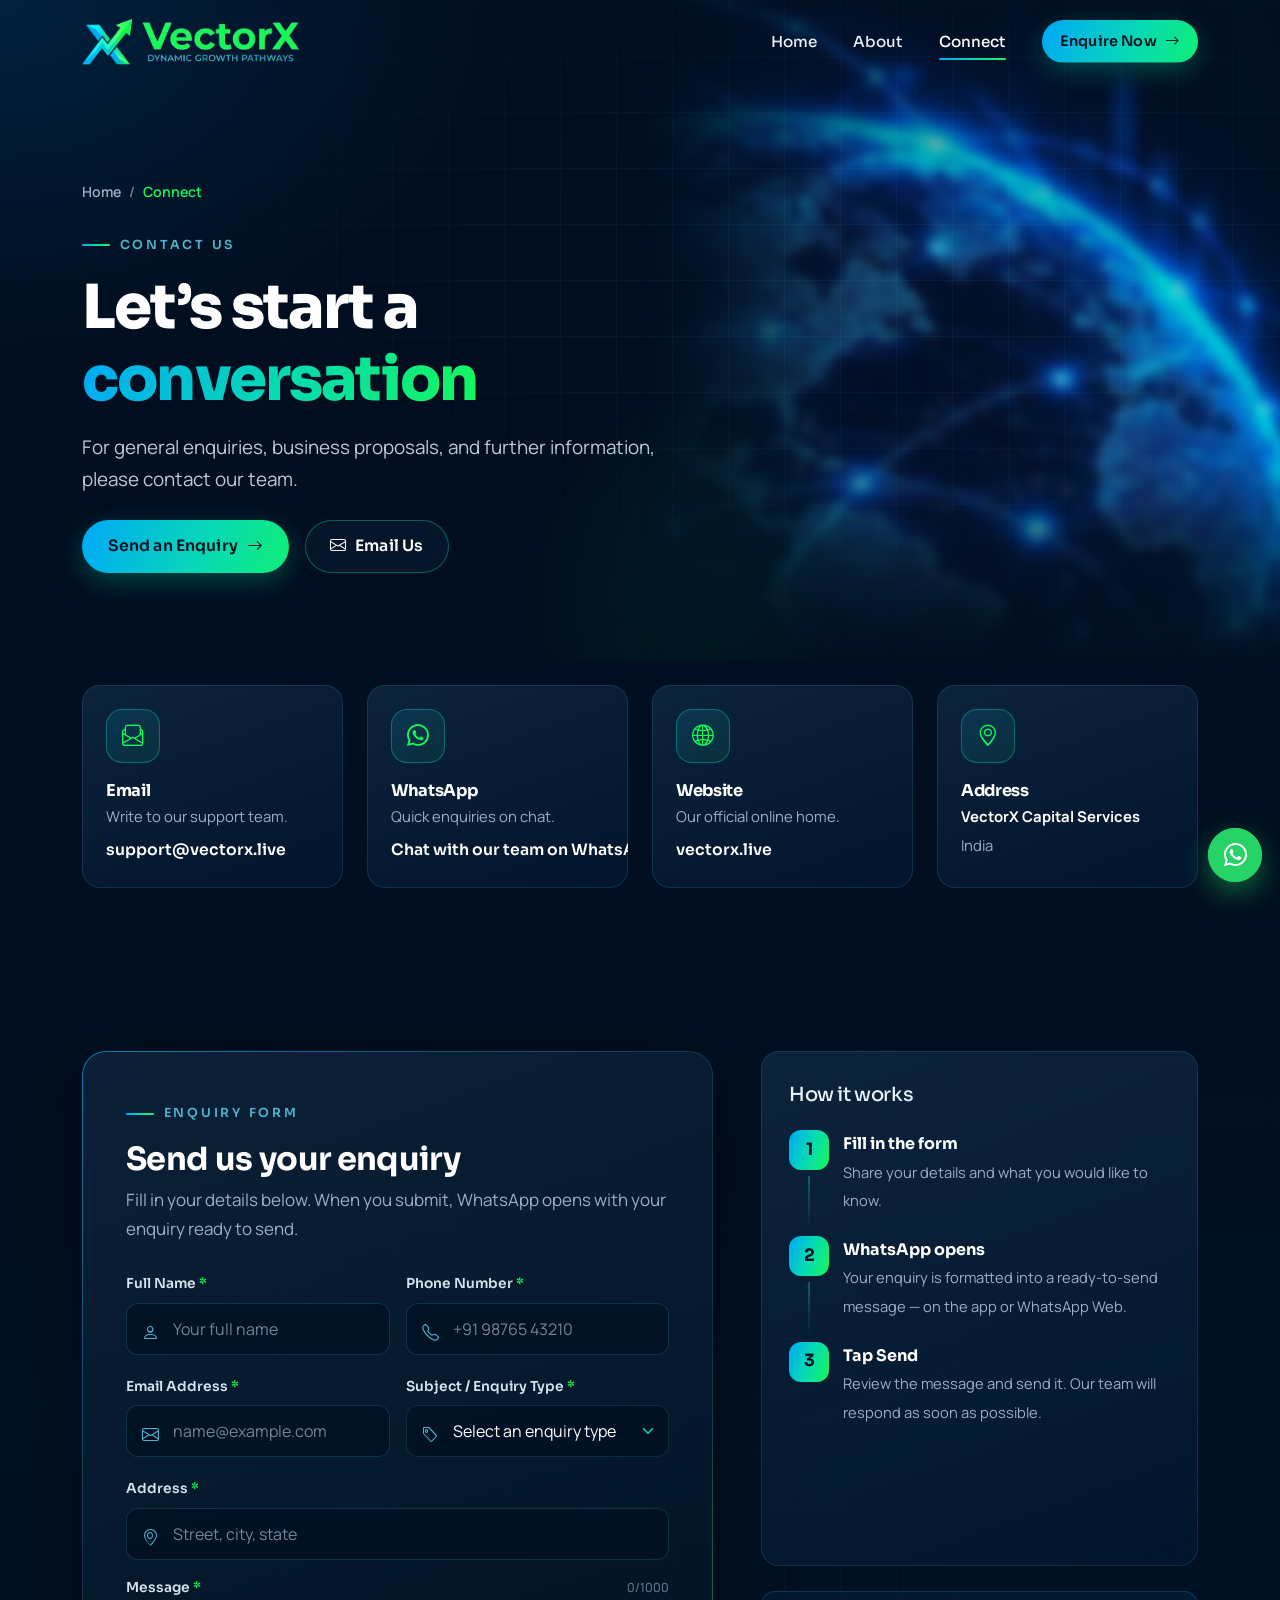
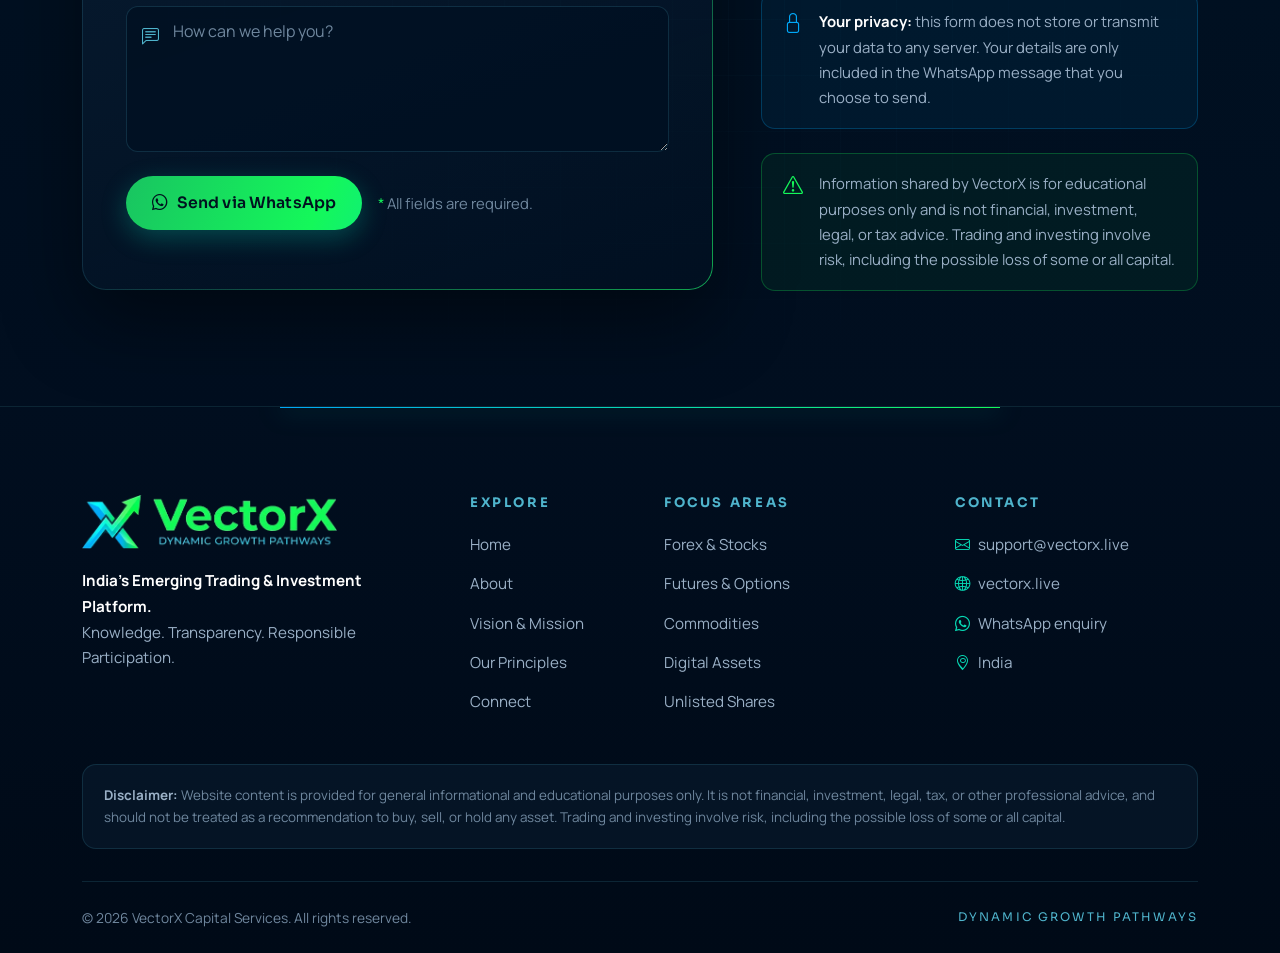
<file: contact.html>
<!doctype html>
<html lang="en-IN">
<head>
  <meta charset="utf-8">
  <meta name="viewport" content="width=device-width, initial-scale=1">
  <!-- SITE DOMAIN: https://vectorx.live — if the domain changes, update canonical, og:url, og:image, JSON-LD, sitemap.xml and robots.txt -->
  <title>Contact VectorX | Enquiries &amp; Business Proposals</title>
  <meta name="description" content="Contact VectorX for general enquiries, business proposals and further information. Email support@vectorx.live or send your enquiry instantly via WhatsApp.">
  <meta name="keywords" content="contact VectorX, VectorX support, VectorX email, VectorX WhatsApp, business proposals, trading education enquiry India">
  <meta name="robots" content="index, follow, max-image-preview:large">
  <meta name="author" content="VectorX Capital Services">
  <meta name="theme-color" content="#010e1f">
  <link rel="canonical" href="https://vectorx.live/contact.html">

  <meta property="og:type" content="website">
  <meta property="og:site_name" content="VectorX">
  <meta property="og:locale" content="en_IN">
  <meta property="og:title" content="Contact VectorX | Enquiries &amp; Business Proposals">
  <meta property="og:description" content="For general enquiries, business proposals, and further information, please contact the VectorX team.">
  <meta property="og:url" content="https://vectorx.live/contact.html">
  <meta property="og:image" content="https://vectorx.live/assets/images/og-image.jpg">
  <meta property="og:image:width" content="1240">
  <meta property="og:image:height" content="401">
  <meta property="og:image:alt" content="VectorX — glowing market charts and a bull representing market growth">
  <meta name="twitter:card" content="summary_large_image">
  <meta name="twitter:title" content="Contact VectorX | Enquiries &amp; Business Proposals">
  <meta name="twitter:description" content="For general enquiries, business proposals, and further information, please contact the VectorX team.">
  <meta name="twitter:image" content="https://vectorx.live/assets/images/og-image.jpg">

  <link rel="icon" href="favicon.ico" sizes="any">
  <link rel="icon" type="image/png" sizes="32x32" href="assets/images/favicon-32.png">
  <link rel="apple-touch-icon" href="apple-touch-icon.png">
  <link rel="manifest" href="site.webmanifest">

  <link rel="preconnect" href="https://fonts.googleapis.com">
  <link rel="preconnect" href="https://fonts.gstatic.com" crossorigin>
  <link rel="stylesheet" href="https://fonts.googleapis.com/css2?family=Manrope:wght@400;500;600;700&amp;family=Sora:wght@500;600;700;800&amp;display=swap">

  <link rel="stylesheet" href="https://cdn.jsdelivr.net/npm/bootstrap@5.3.3/dist/css/bootstrap.min.css" integrity="sha384-QWTKZyjpPEjISv5WaRU9OFeRpok6YctnYmDr5pNlyT2bRjXh0JMhjY6hW+ALEwIH" crossorigin="anonymous">
  <link rel="stylesheet" href="https://cdn.jsdelivr.net/npm/bootstrap-icons@1.11.3/font/bootstrap-icons.min.css">
  <link rel="stylesheet" href="assets/css/style.css">

  <script type="application/ld+json">
  {
    "@context": "https://schema.org",
    "@graph": [
      {
        "@type": "ContactPage",
        "@id": "https://vectorx.live/contact.html#webpage",
        "url": "https://vectorx.live/contact.html",
        "name": "Contact VectorX",
        "inLanguage": "en-IN",
        "about": { "@id": "https://vectorx.live/#organization" }
      },
      {
        "@type": "Organization",
        "@id": "https://vectorx.live/#organization",
        "name": "VectorX Capital Services",
        "alternateName": "VectorX",
        "url": "https://vectorx.live/",
        "logo": "https://vectorx.live/assets/images/logo.jpeg",
        "email": "support@vectorx.live",
        "areaServed": { "@type": "Country", "name": "India" },
        "contactPoint": { "@type": "ContactPoint", "contactType": "customer support", "email": "support@vectorx.live", "areaServed": "IN", "availableLanguage": ["English"] }
      },
      {
        "@type": "BreadcrumbList",
        "itemListElement": [
          { "@type": "ListItem", "position": 1, "name": "Home", "item": "https://vectorx.live/" },
          { "@type": "ListItem", "position": 2, "name": "Connect", "item": "https://vectorx.live/contact.html" }
        ]
      }
    ]
  }
  </script>
  <link rel="preload" as="image" href="assets/images/global-network.webp" type="image/webp" fetchpriority="high">
</head>
<body class="is-loading">
  <a class="skip-link" href="#main">Skip to content</a>

  <div class="vx-loader" id="vxLoader" role="status" aria-label="Loading VectorX">
    <div class="vx-loader__inner">
      <div class="vx-loader__emblem">
        <span class="vx-loader__ring"></span>
        <span class="vx-loader__ring vx-loader__ring--inner"></span>
        <img src="assets/images/logo-emblem.webp" alt="" width="253" height="229">
      </div>
      <div class="vx-loader__bar"><span></span></div>
      <span class="vx-loader__label">Dynamic Growth Pathways</span>
    </div>
  </div>

  <header>
    <nav class="navbar navbar-expand-lg fixed-top vx-nav" aria-label="Main navigation">
      <div class="container">
        <a class="navbar-brand vx-brand" href="index.html" aria-label="VectorX home">
          <img src="assets/images/logo-horizontal.webp" alt="VectorX — Dynamic Growth Pathways" width="539" height="114">
        </a>
        <button class="navbar-toggler vx-toggler" type="button" data-bs-toggle="collapse" data-bs-target="#vxNavMenu" aria-controls="vxNavMenu" aria-expanded="false" aria-label="Toggle navigation">
          <span></span><span></span><span></span>
        </button>
        <div class="collapse navbar-collapse" id="vxNavMenu">
          <ul class="navbar-nav ms-auto align-items-lg-center gap-lg-1">
            <li class="nav-item"><a class="nav-link" href="index.html">Home</a></li>
            <li class="nav-item"><a class="nav-link" href="about.html">About</a></li>
            <li class="nav-item"><a class="nav-link active" aria-current="page" href="contact.html">Connect</a></li>
            <li class="nav-item nav-cta ms-lg-3"><a class="btn-vx btn-sm-vx" href="#enquiry">Enquire Now <i class="bi bi-arrow-right" aria-hidden="true"></i></a></li>
          </ul>
        </div>
      </div>
    </nav>
  </header>

  <main id="main">
    <!-- ============ PAGE HERO ============ -->
    <section class="page-hero page-hero--split" aria-labelledby="pageTitle">
      <div class="page-hero__backdrop" role="img" aria-label="Digital globe connected by glowing network lines"><div class="page-hero__backdrop-img" style="background-image: url('assets/images/global-network.webp')"></div></div>
      <div class="container">
        <div class="row align-items-center g-5">
          <div class="col-lg-7">
            <nav aria-label="Breadcrumb" class="anim-in" style="--d:100">
              <ol class="breadcrumb vx-breadcrumb">
                <li class="breadcrumb-item"><a href="index.html">Home</a></li>
                <li class="breadcrumb-item active" aria-current="page">Connect</li>
              </ol>
            </nav>
            <span class="eyebrow anim-in" style="--d:180">Contact Us</span>
            <h1 id="pageTitle" class="anim-in" style="--d:260">Let’s start a <span class="text-grad">conversation</span></h1>
            <p class="anim-in" style="--d:380">For general enquiries, business proposals, and further information, please contact our team.</p>
            <div class="d-flex flex-wrap gap-3 mt-4 anim-in" style="--d:500">
              <a class="btn-vx" href="#enquiry">Send an Enquiry <i class="bi bi-arrow-right" aria-hidden="true"></i></a>
              <a class="btn-vx-ghost" href="mailto:support@vectorx.live"><i class="bi bi-envelope" aria-hidden="true"></i>Email Us</a>
            </div>
          </div>
          <div class="col-lg-5">
            <div class="page-hero__spacer" aria-hidden="true"></div>
          </div>
        </div>
      </div>
    </section>

    <!-- ============ CONTACT INFO ============ -->
    <section class="section pt-4" aria-labelledby="infoTitle">
      <div class="container">
        <h2 class="visually-hidden" id="infoTitle">Contact information</h2>
        <div class="row g-4" data-stagger="110">
          <div class="col-sm-6 col-xl-3" data-reveal="up">
            <article class="vx-card contact-card">
              <div class="icon-box"><i class="bi bi-envelope-paper" aria-hidden="true"></i></div>
              <div>
                <h3>Email</h3>
                <p>Write to our support team.</p>
                <a class="contact-link" href="mailto:support@vectorx.live">support@vectorx.live</a>
              </div>
            </article>
          </div>
          <div class="col-sm-6 col-xl-3" data-reveal="up">
            <article class="vx-card contact-card">
              <div class="icon-box"><i class="bi bi-whatsapp" aria-hidden="true"></i></div>
              <div>
                <h3>WhatsApp</h3>
                <p>Quick enquiries on chat.</p>
                <a class="contact-link" href="#enquiry" data-wa data-wa-display>Chat with our team on WhatsApp</a>
              </div>
            </article>
          </div>
          <div class="col-sm-6 col-xl-3" data-reveal="up">
            <article class="vx-card contact-card">
              <div class="icon-box"><i class="bi bi-globe2" aria-hidden="true"></i></div>
              <div>
                <h3>Website</h3>
                <p>Our official online home.</p>
                <a class="contact-link" href="https://vectorx.live">vectorx.live</a>
              </div>
            </article>
          </div>
          <div class="col-sm-6 col-xl-3" data-reveal="up">
            <article class="vx-card contact-card">
              <div class="icon-box"><i class="bi bi-geo-alt" aria-hidden="true"></i></div>
              <div>
                <h3>Address</h3>
                <address class="mb-0">
                  <p class="mb-1"><strong class="text-white">VectorX Capital Services</strong></p>
                  <p class="mb-0">India</p>
                </address>
              </div>
            </article>
          </div>
        </div>
      </div>
    </section>

    <!-- ============ ENQUIRY FORM ============ -->
    <section class="section section--alt section--grid pt-5" id="enquiry" aria-labelledby="formTitle">
      <div class="container">
        <div class="row g-5">
          <div class="col-lg-7" data-reveal="up">
            <div class="glass-card form-shell">
              <span class="eyebrow">Enquiry Form</span>
              <h2 id="formTitle" class="mb-2">Send us your enquiry</h2>
              <p class="mb-4">Fill in your details below. When you submit, WhatsApp opens with your enquiry ready to send.</p>

              <form id="enquiryForm" class="vx-form" novalidate>
                <div class="row g-3">
                  <div class="col-md-6">
                    <label for="fullName" class="form-label">Full Name <span class="req" aria-hidden="true">*</span></label>
                    <div class="field">
                      <i class="bi bi-person" aria-hidden="true"></i>
                      <input type="text" class="form-control" id="fullName" name="fullName" placeholder="Your full name" autocomplete="name" maxlength="80" required aria-describedby="fullNameFeedback">
                      <div class="invalid-feedback" id="fullNameFeedback"></div>
                    </div>
                  </div>
                  <div class="col-md-6">
                    <label for="phone" class="form-label">Phone Number <span class="req" aria-hidden="true">*</span></label>
                    <div class="field">
                      <i class="bi bi-telephone" aria-hidden="true"></i>
                      <input type="tel" class="form-control" id="phone" name="phone" placeholder="+91 98765 43210" autocomplete="tel" inputmode="tel" maxlength="20" required aria-describedby="phoneFeedback">
                      <div class="invalid-feedback" id="phoneFeedback"></div>
                    </div>
                  </div>
                  <div class="col-md-6">
                    <label for="email" class="form-label">Email Address <span class="req" aria-hidden="true">*</span></label>
                    <div class="field">
                      <i class="bi bi-envelope" aria-hidden="true"></i>
                      <input type="email" class="form-control" id="email" name="email" placeholder="name@example.com" autocomplete="email" inputmode="email" maxlength="120" required aria-describedby="emailFeedback">
                      <div class="invalid-feedback" id="emailFeedback"></div>
                    </div>
                  </div>
                  <div class="col-md-6">
                    <label for="subject" class="form-label">Subject / Enquiry Type <span class="req" aria-hidden="true">*</span></label>
                    <div class="field">
                      <i class="bi bi-tag" aria-hidden="true"></i>
                      <select class="form-select" id="subject" name="subject" required aria-describedby="subjectFeedback">
                        <option value="" selected disabled>Select an enquiry type</option>
                        <option>General Enquiry</option>
                        <option>Business Proposal</option>
                        <option>Strategic Collaboration</option>
                        <option>Market Education &amp; Awareness</option>
                        <option>Digital Assets &amp; Blockchain</option>
                        <option>Unlisted Shares</option>
                        <option>Community Initiatives</option>
                        <option>Other</option>
                      </select>
                      <div class="invalid-feedback" id="subjectFeedback"></div>
                    </div>
                  </div>
                  <div class="col-12">
                    <label for="address" class="form-label">Address <span class="req" aria-hidden="true">*</span></label>
                    <div class="field">
                      <i class="bi bi-geo-alt" aria-hidden="true"></i>
                      <input type="text" class="form-control" id="address" name="address" placeholder="Street, city, state" autocomplete="street-address" maxlength="200" required aria-describedby="addressFeedback">
                      <div class="invalid-feedback" id="addressFeedback"></div>
                    </div>
                  </div>
                  <div class="col-12">
                    <div class="d-flex justify-content-between align-items-end">
                      <label for="message" class="form-label">Message <span class="req" aria-hidden="true">*</span></label>
                      <span class="char-count mb-2" id="messageCount" aria-live="polite">0/1000</span>
                    </div>
                    <div class="field">
                      <i class="bi bi-chat-left-text" aria-hidden="true"></i>
                      <textarea class="form-control" id="message" name="message" rows="5" placeholder="How can we help you?" maxlength="1000" required aria-describedby="messageFeedback"></textarea>
                      <div class="invalid-feedback" id="messageFeedback"></div>
                    </div>
                  </div>
                  <div class="col-12 d-flex flex-column flex-sm-row align-items-sm-center gap-3 mt-4">
                    <button type="submit" class="btn-vx btn-wa"><i class="bi bi-whatsapp" aria-hidden="true"></i>Send via WhatsApp</button>
                    <small class="text-secondary-emphasis" style="color: var(--vx-dim) !important;"><span class="req text-green">*</span> All fields are required.</small>
                  </div>
                  <div class="col-12">
                    <div class="form-status" id="formStatus" role="status" aria-live="polite"></div>
                  </div>
                </div>
              </form>
            </div>
          </div>

          <div class="col-lg-5">
            <div class="d-flex flex-column gap-4 h-100">
              <article class="vx-card" data-reveal="up" style="--d:120">
                <h3 class="h4 mb-4">How it works</h3>
                <ol class="steps">
                  <li><strong>Fill in the form</strong><span>Share your details and what you would like to know.</span></li>
                  <li><strong>WhatsApp opens</strong><span>Your enquiry is formatted into a ready-to-send message — on the app or WhatsApp Web.</span></li>
                  <li><strong>Tap Send</strong><span>Review the message and send it. Our team will respond as soon as possible.</span></li>
                </ol>
              </article>
              <div class="note" data-reveal="up" style="--d:200">
                <i class="bi bi-lock" aria-hidden="true"></i>
                <p><strong class="text-white">Your privacy:</strong> this form does not store or transmit your data to any server. Your details are only included in the WhatsApp message that you choose to send.</p>
              </div>
              <div class="note note--warn" data-reveal="up" style="--d:260">
                <i class="bi bi-exclamation-triangle" aria-hidden="true"></i>
                <p>Information shared by VectorX is for educational purposes only and is not financial, investment, legal, or tax advice. Trading and investing involve risk, including the possible loss of some or all capital.</p>
              </div>
            </div>
          </div>
        </div>
      </div>
    </section>
  </main>

  <footer class="vx-footer">
    <div class="container">
      <div class="row g-5">
        <div class="col-lg-4 footer-brand">
          <a href="index.html" aria-label="VectorX home"><img src="assets/images/logo-horizontal.webp" alt="VectorX — Dynamic Growth Pathways" width="539" height="114" loading="lazy"></a>
          <p><strong class="text-white">India’s Emerging Trading &amp; Investment Platform.</strong><br>Knowledge. Transparency. Responsible Participation.</p>
        </div>
        <div class="col-6 col-md-4 col-lg-2">
          <h2>Explore</h2>
          <ul class="footer-links">
            <li><a href="index.html">Home</a></li>
            <li><a href="about.html">About</a></li>
            <li><a href="about.html#vision">Vision &amp; Mission</a></li>
            <li><a href="about.html#principles">Our Principles</a></li>
            <li><a href="contact.html">Connect</a></li>
          </ul>
        </div>
        <div class="col-6 col-md-4 col-lg-3">
          <h2>Focus Areas</h2>
          <ul class="footer-links">
            <li><a href="index.html#focus">Forex &amp; Stocks</a></li>
            <li><a href="index.html#focus">Futures &amp; Options</a></li>
            <li><a href="index.html#focus">Commodities</a></li>
            <li><a href="index.html#digital-assets">Digital Assets</a></li>
            <li><a href="index.html#unlisted-shares">Unlisted Shares</a></li>
          </ul>
        </div>
        <div class="col-md-4 col-lg-3">
          <h2>Contact</h2>
          <ul class="footer-links">
            <li><a href="mailto:support@vectorx.live"><i class="bi bi-envelope" aria-hidden="true"></i>support@vectorx.live</a></li>
            <li><a href="https://vectorx.live"><i class="bi bi-globe2" aria-hidden="true"></i>vectorx.live</a></li>
            <li><a href="#" data-wa><i class="bi bi-whatsapp" aria-hidden="true"></i>WhatsApp enquiry</a></li>
            <li><span><i class="bi bi-geo-alt" aria-hidden="true"></i>India</span></li>
          </ul>
        </div>
      </div>

      <div class="footer-disclaimer">
        <strong>Disclaimer:</strong> Website content is provided for general informational and educational purposes only. It is not financial, investment, legal, tax, or other professional advice, and should not be treated as a recommendation to buy, sell, or hold any asset. Trading and investing involve risk, including the possible loss of some or all capital.
      </div>

      <div class="footer-bottom">
        <p>© <span data-year>2026</span> VectorX Capital Services. All rights reserved.</p>
        <span class="footer-motto">Dynamic Growth Pathways</span>
      </div>
    </div>
  </footer>

  <div class="fab-stack">
    <button class="fab fab--top" id="toTop" type="button" aria-label="Back to top"><i class="bi bi-arrow-up" aria-hidden="true"></i></button>
    <a class="fab fab--wa" href="#enquiry" data-wa aria-label="Chat with VectorX on WhatsApp"><i class="bi bi-whatsapp" aria-hidden="true"></i></a>
  </div>

  <script src="https://cdn.jsdelivr.net/npm/bootstrap@5.3.3/dist/js/bootstrap.bundle.min.js" integrity="sha384-YvpcrYf0tY3lHB60NNkmXc5s9fDVZLESaAA55NDzOxhy9GkcIdslK1eN7N6jIeHz" crossorigin="anonymous" defer></script>
  <script src="assets/js/main.js" defer></script>
</body>
</html>
</file>
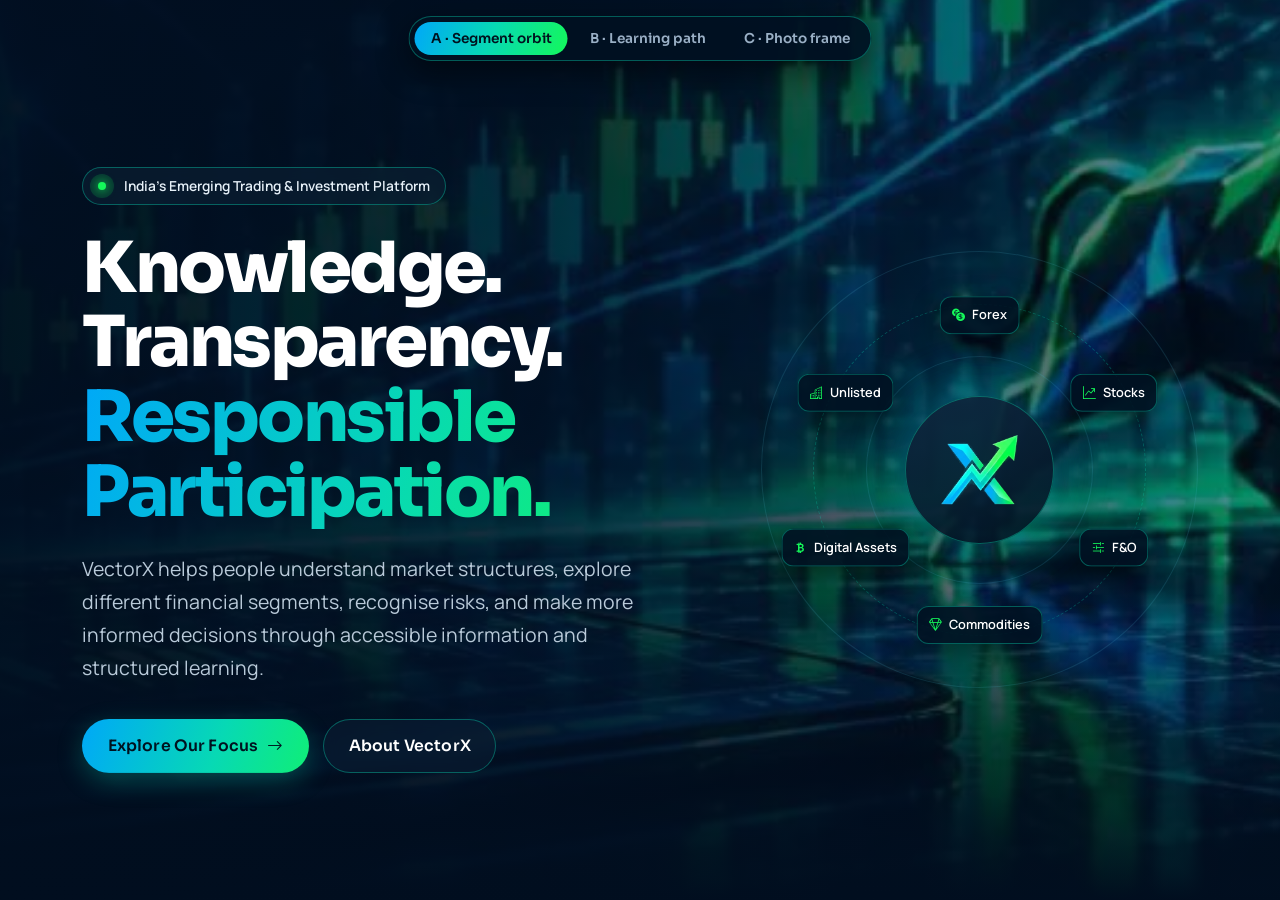
<file: mockup-hero.html>
<!doctype html>
<html lang="en-IN">
<head>
  <meta charset="utf-8">
  <meta name="viewport" content="width=device-width, initial-scale=1">
  <title>Hero Visual Mockup</title>
  <meta name="robots" content="noindex">
  <link rel="preconnect" href="https://fonts.googleapis.com">
  <link rel="preconnect" href="https://fonts.gstatic.com" crossorigin>
  <link rel="stylesheet" href="https://fonts.googleapis.com/css2?family=Manrope:wght@400;500;600;700&amp;family=Sora:wght@500;600;700;800&amp;display=swap">
  <link rel="stylesheet" href="https://cdn.jsdelivr.net/npm/bootstrap@5.3.3/dist/css/bootstrap.min.css">
  <link rel="stylesheet" href="https://cdn.jsdelivr.net/npm/bootstrap-icons@1.11.3/font/bootstrap-icons.min.css">
  <link rel="stylesheet" href="assets/css/style.css">
  <style>
    /* ---------- mockup switcher (not part of final site) ---------- */
    .mk-switch { position: fixed; top: 16px; left: 50%; transform: translateX(-50%); z-index: 50; display: flex; gap: 6px; padding: 6px; border-radius: 999px; background: rgba(1,17,34,.92); box-shadow: inset 0 0 0 1px var(--vx-line-strong), 0 10px 30px rgba(0,0,0,.5); }
    .mk-switch button { border: 0; background: transparent; color: var(--vx-muted); font: 600 .85rem var(--vx-font-head); padding: .5rem 1rem; border-radius: 999px; }
    .mk-switch button.on { background: var(--vx-grad); color: #00121f; }
    .mk-opt { display: none; }
    .mk-opt.on { display: block; }
    .hero { padding-top: 7rem; }

    /* ---------- OPTION A: Segment orbit ---------- */
    .orbit { position: relative; width: min(440px, 100%); aspect-ratio: 1; margin-left: auto; }
    .orbit__ring { position: absolute; border-radius: 50%; inset: var(--in); box-shadow: inset 0 0 0 1px var(--vx-line); }
    .orbit__ring--dash { box-shadow: none; border: 1px dashed rgba(7,217,180,.28); animation: vx-spin 60s linear infinite; }
    .orbit__glow { position: absolute; inset: 22%; border-radius: 50%; background: radial-gradient(circle, rgba(7,217,180,.22), transparent 70%); filter: blur(10px); }
    .orbit__core { position: absolute; inset: 33%; border-radius: 50%; display: grid; place-items: center; background: linear-gradient(160deg, rgba(15,39,64,.9), rgba(1,17,34,.85)); box-shadow: inset 0 0 0 1px var(--vx-line-strong), 0 0 60px rgba(0,168,248,.25); }
    .orbit__core img { width: 52%; height: auto; }
    .orbit__spin { position: absolute; inset: 6%; animation: vx-spin 40s linear infinite; }
    .orbit__node { position: absolute; left: 50%; top: 50%; transform: rotate(var(--a)) translateY(-50%) translateY(-136px) rotate(calc(-1 * var(--a))); }
    .orbit__node span { display: flex; align-items: center; gap: .45rem; white-space: nowrap; transform: translate(-50%, -50%); padding: .5rem .8rem; border-radius: 12px; background: rgba(1,17,34,.9); box-shadow: inset 0 0 0 1px var(--vx-line-strong), 0 10px 28px rgba(0,0,0,.45); font-size: .8rem; font-weight: 600; color: #fff; animation: vx-spin 40s linear infinite reverse; }
    .orbit__node i { color: var(--vx-green); }
    @media (max-width: 575px) { .orbit__node { transform: rotate(var(--a)) translateY(-50%) translateY(-110px) rotate(calc(-1 * var(--a))); } .orbit__node span { font-size: .7rem; padding: .4rem .6rem; } }

    /* ---------- OPTION B: Learning pathway ---------- */
    .path-card .hv-head { margin-bottom: 1.4rem; }
    .path { list-style: none; margin: 0; padding: 0; position: relative; }
    .path::before { content: ""; position: absolute; left: 21px; top: 20px; bottom: 20px; width: 2px; background: var(--vx-line); }
    .path::after { content: ""; position: absolute; left: 21px; top: 20px; width: 2px; height: 0; background: var(--vx-grad); background: linear-gradient(180deg, var(--vx-blue), var(--vx-green)); animation: mk-grow 2.4s 1s var(--vx-ease) forwards; }
    @keyframes mk-grow { to { height: calc(100% - 40px); } }
    .path li { position: relative; display: flex; gap: 1rem; align-items: flex-start; padding: .75rem 0; opacity: 0; animation: vx-rise .8s var(--vx-ease) forwards; animation-delay: calc(var(--i) * 180ms + 900ms); transform: translateY(12px); }
    .path__dot { flex: none; width: 44px; height: 44px; border-radius: 13px; display: grid; place-items: center; z-index: 1; background: #031a30; box-shadow: inset 0 0 0 1px var(--vx-line-strong); color: var(--vx-teal); font-size: 1.15rem; }
    .path li:last-child .path__dot { background: var(--vx-grad); color: #00121f; box-shadow: 0 0 24px rgba(20,248,90,.35); }
    .path h3 { font-size: .98rem; margin: .2rem 0 .15rem; }
    .path p { font-size: .82rem; margin: 0; color: var(--vx-muted); line-height: 1.45; }
    .path__step { font-size: .68rem; letter-spacing: .14em; color: var(--vx-dim); font-weight: 700; }

    /* ---------- OPTION C: Photo frame ---------- */
    .photo-card { padding: .7rem; }
    .photo-card__img { position: relative; border-radius: 18px; overflow: hidden; aspect-ratio: 4 / 4.2; }
    .photo-card__img img { width: 100%; height: 100%; object-fit: cover; transform: scale(1.04); animation: vx-kenburns 18s ease-in-out infinite alternate; }
    .photo-card__img::after { content: ""; position: absolute; inset: 0; background: linear-gradient(180deg, transparent 40%, rgba(1,14,31,.92) 100%); }
    .photo-card__cap { position: absolute; left: 1.3rem; right: 1.3rem; bottom: 1.2rem; z-index: 1; }
    .photo-card__cap h2 { font-size: 1.3rem; margin: .4rem 0 .9rem; }
    .photo-card__cap .hv-tags { margin-top: 0; }

    /* shared: keep chips clear of card headings (fixes the overlap in the current hero) */
    .mk-opt .float-chip--a { top: -26px; left: -28px; }
  </style>
</head>
<body class="is-ready">
  <div class="mk-switch" role="tablist" aria-label="Hero visual options">
    <button class="on" data-opt="a">A · Segment orbit</button>
    <button data-opt="b">B · Learning path</button>
    <button data-opt="c">C · Photo frame</button>
  </div>

  <section class="hero">
    <div class="hero__bg"><img src="assets/images/hero-markets.webp" alt="" width="1240" height="401"></div>
    <div class="container">
      <div class="row align-items-center g-5">
        <div class="col-lg-7">
          <span class="hero__badge"><span class="dot"></span>India’s Emerging Trading &amp; Investment Platform</span>
          <h1 class="hero__title">
            <span class="line">Knowledge.</span>
            <span class="line">Transparency.</span>
            <span class="line text-grad">Responsible Participation.</span>
          </h1>
          <p class="hero__lead">VectorX helps people understand market structures, explore different financial segments, recognise risks, and make more informed decisions through accessible information and structured learning.</p>
          <div class="hero__actions">
            <a class="btn-vx btn-pulse" href="#">Explore Our Focus <i class="bi bi-arrow-right"></i></a>
            <a class="btn-vx-ghost" href="#">About VectorX</a>
          </div>
        </div>

        <div class="col-lg-5">
          <!-- ===== OPTION A: Segment orbit ===== -->
          <div class="mk-opt on" data-opt="a">
            <div class="orbit hero-visual" aria-label="Market segments VectorX covers">
              <div class="orbit__ring" style="--in:0"></div>
              <div class="orbit__ring orbit__ring--dash" style="--in:12%"></div>
              <div class="orbit__ring" style="--in:24%"></div>
              <div class="orbit__glow"></div>
              <div class="orbit__core"><img src="assets/images/logo-emblem.webp" alt="VectorX" width="253" height="229"></div>
              <div class="orbit__spin">
                <div class="orbit__node" style="--a:0deg"><span><i class="bi bi-currency-exchange"></i>Forex</span></div>
                <div class="orbit__node" style="--a:60deg"><span><i class="bi bi-graph-up-arrow"></i>Stocks</span></div>
                <div class="orbit__node" style="--a:120deg"><span><i class="bi bi-sliders2"></i>F&amp;O</span></div>
                <div class="orbit__node" style="--a:180deg"><span><i class="bi bi-gem"></i>Commodities</span></div>
                <div class="orbit__node" style="--a:240deg"><span><i class="bi bi-currency-bitcoin"></i>Digital Assets</span></div>
                <div class="orbit__node" style="--a:300deg"><span><i class="bi bi-buildings"></i>Unlisted</span></div>
              </div>
            </div>
          </div>

          <!-- ===== OPTION B: Learning pathway ===== -->
          <div class="mk-opt" data-opt="b">
            <div class="hero-visual">
              <div class="glass-card path-card">
                <div class="hv-head">
                  <div class="d-flex align-items-center gap-3">
                    <img src="assets/images/logo-emblem.webp" alt="" width="253" height="229">
                    <div><h2>Your Growth Pathway</h2><small>Dynamic · Structured · Responsible</small></div>
                  </div>
                  <span class="hv-live">LEARN</span>
                </div>
                <ol class="path">
                  <li style="--i:0"><span class="path__dot"><i class="bi bi-book"></i></span><div><span class="path__step">STEP 01</span><h3>Learn the basics</h3><p>Market structures, instruments and how segments work.</p></div></li>
                  <li style="--i:1"><span class="path__dot"><i class="bi bi-diagram-3"></i></span><div><span class="path__step">STEP 02</span><h3>Understand segments</h3><p>Forex, stocks, F&amp;O, commodities and digital assets.</p></div></li>
                  <li style="--i:2"><span class="path__dot"><i class="bi bi-activity"></i></span><div><span class="path__step">STEP 03</span><h3>Recognise risk</h3><p>Volatility, leverage and capital protection.</p></div></li>
                  <li style="--i:3"><span class="path__dot"><i class="bi bi-check2-circle"></i></span><div><span class="path__step">STEP 04</span><h3>Decide responsibly</h3><p>Informed choices with transparency at every step.</p></div></li>
                </ol>
              </div>
              <div class="float-chip float-chip--b"><i class="bi bi-shield-lock"></i>Risk awareness first</div>
            </div>
          </div>

          <!-- ===== OPTION C: Photo frame ===== -->
          <div class="mk-opt" data-opt="c">
            <div class="hero-visual">
              <div class="glass-card photo-card">
                <div class="photo-card__img">
                  <img src="assets/images/bull-strength.webp" alt="Glowing bull representing market strength" width="530" height="435">
                  <div class="photo-card__cap">
                    <span class="hv-live">MARKET AWARENESS</span>
                    <h2>Learn · Understand · Decide</h2>
                    <div class="hv-tags">
                      <div class="hv-tag"><i class="bi bi-book"></i>Structured learning</div>
                      <div class="hv-tag"><i class="bi bi-activity"></i>Volatility &amp; risk</div>
                      <div class="hv-tag"><i class="bi bi-people"></i>Community</div>
                    </div>
                  </div>
                </div>
              </div>
              <div class="float-chip float-chip--a"><i class="bi bi-lightbulb"></i>Informed decisions</div>
            </div>
          </div>

        </div>
      </div>
    </div>
  </section>

  <script>
    document.querySelectorAll('.mk-switch button').forEach(function (b) {
      b.addEventListener('click', function () {
        var k = b.dataset.opt;
        document.querySelectorAll('.mk-switch button, .mk-opt').forEach(function (el) {
          el.classList.toggle('on', el.dataset.opt === k);
        });
      });
    });
  </script>
</body>
</html>
</file>
<file: assets/css/style.css>
/* ==========================================================================
   VectorX — Main stylesheet
   Palette extracted from theme.pdf + logo.jpeg
   ========================================================================== */

:root {
  /* Backgrounds (sampled from theme.pdf) */
  --vx-bg: #010e1f;
  --vx-bg-2: #001122;
  --vx-bg-3: #011933;
  --vx-surface: #0b1e33;
  --vx-surface-2: #0f2740;
  --vx-navy: #121f2f;          /* logo canvas */
  --vx-deep-blue: #01447b;

  /* Brand accents (sampled from logo.jpeg) */
  --vx-green: #14f85a;         /* "VectorX" wordmark */
  --vx-green-2: #21f87c;
  --vx-teal: #07d9b4;          /* gradient midpoint */
  --vx-blue: #00a8f8;          /* X emblem */
  --vx-cyan: #4fb4cc;          /* tagline */

  /* Text */
  --vx-text: #e6f0f8;
  --vx-heading: #ffffff;
  --vx-muted: #9ab0c6;
  --vx-dim: #6f879e;

  /* Lines, glows, gradients */
  --vx-line: rgba(79, 180, 204, 0.16);
  --vx-line-strong: rgba(7, 217, 180, 0.38);
  --vx-glow-green: 0 0 32px rgba(20, 248, 90, 0.28);
  --vx-glow-blue: 0 0 40px rgba(0, 168, 248, 0.25);
  --vx-grad: linear-gradient(110deg, var(--vx-blue) 0%, var(--vx-teal) 50%, var(--vx-green) 100%);
  --vx-grad-soft: linear-gradient(140deg, rgba(0, 168, 248, 0.14), rgba(20, 248, 90, 0.08));
  --vx-card: linear-gradient(160deg, rgba(15, 39, 64, 0.85) 0%, rgba(1, 25, 51, 0.7) 100%);

  /* Type */
  --vx-font-head: "Sora", "Segoe UI", system-ui, sans-serif;
  --vx-font-body: "Manrope", "Segoe UI", system-ui, sans-serif;

  /* Misc */
  --vx-radius: 18px;
  --vx-radius-sm: 12px;
  --vx-ease: cubic-bezier(0.22, 1, 0.36, 1);
  --vx-nav-h: 84px;

  /* Bootstrap overrides */
  --bs-body-bg: var(--vx-bg);
  --bs-body-color: var(--vx-text);
  --bs-body-font-family: var(--vx-font-body);
  --bs-link-color: var(--vx-green);
  --bs-link-hover-color: var(--vx-teal);
  --bs-border-color: var(--vx-line);
}

/* ---------- Base ---------- */
html { scroll-behavior: smooth; scroll-padding-top: calc(var(--vx-nav-h) + 12px); }
body {
  background: var(--vx-bg);
  color: var(--vx-text);
  font-family: var(--vx-font-body);
  font-size: 1.0625rem;
  line-height: 1.7;
  overflow-x: hidden;
  -webkit-font-smoothing: antialiased;
}
body.is-loading { overflow: hidden; }
@supports (overflow: clip) { body { overflow-x: clip; } }

h1, h2, h3, h4, h5, h6, .vx-head {
  font-family: var(--vx-font-head);
  color: var(--vx-heading);
  font-weight: 700;
  letter-spacing: -0.02em;
  line-height: 1.18;
}
p { color: var(--vx-muted); }
a { text-decoration: none; transition: color 0.25s var(--vx-ease); }
img { max-width: 100%; height: auto; }
::selection { background: rgba(20, 248, 90, 0.3); color: #fff; }

:focus-visible { outline: 2px solid var(--vx-green); outline-offset: 3px; border-radius: 6px; }

.skip-link {
  position: absolute; left: 12px; top: -60px; z-index: 2000;
  background: var(--vx-green); color: #00121f; padding: 10px 16px; border-radius: 10px; font-weight: 700;
}
.skip-link:focus { top: 12px; }

.text-grad {
  background: var(--vx-grad);
  -webkit-background-clip: text; background-clip: text;
  color: transparent;
}
.text-green { color: var(--vx-green) !important; }
.text-cyan { color: var(--vx-cyan) !important; }

/* ---------- Preloader ---------- */
.vx-loader {
  position: fixed; inset: 0; z-index: 3000;
  display: grid; place-items: center;
  background: radial-gradient(circle at 50% 45%, #06233f 0%, var(--vx-bg) 62%);
  transition: opacity 0.6s var(--vx-ease), visibility 0.6s;
}
.vx-loader.is-hidden { opacity: 0; visibility: hidden; pointer-events: none; }
.vx-loader__inner { display: flex; flex-direction: column; align-items: center; gap: 22px; }
.vx-loader__emblem { position: relative; width: 112px; height: 112px; display: grid; place-items: center; }
.vx-loader__emblem img { width: 66px; height: auto; animation: vx-pulse 1.6s ease-in-out infinite; }
.vx-loader__ring {
  position: absolute; inset: 0; border-radius: 50%;
  border: 3px solid rgba(79, 180, 204, 0.14);
  border-top-color: var(--vx-green); border-right-color: var(--vx-blue);
  animation: vx-spin 1.1s linear infinite;
}
.vx-loader__ring--inner { inset: 12px; border-width: 2px; border-top-color: var(--vx-teal); border-right-color: transparent; animation-duration: 1.8s; animation-direction: reverse; }
.vx-loader__bar { width: 160px; height: 3px; border-radius: 3px; background: rgba(79, 180, 204, 0.15); overflow: hidden; }
.vx-loader__bar span { display: block; height: 100%; width: 40%; background: var(--vx-grad); border-radius: 3px; animation: vx-bar 1.2s var(--vx-ease) infinite; }
.vx-loader__label { font-family: var(--vx-font-head); font-size: 0.72rem; letter-spacing: 0.32em; text-transform: uppercase; color: var(--vx-cyan); }

@keyframes vx-spin { to { transform: rotate(360deg); } }
@keyframes vx-pulse { 50% { transform: scale(0.9); filter: drop-shadow(0 0 14px rgba(20, 248, 90, 0.55)); } }
@keyframes vx-bar { 0% { transform: translateX(-110%); } 100% { transform: translateX(260%); } }

/* ---------- Navbar ---------- */
.vx-nav {
  height: var(--vx-nav-h);
  padding: 0;
  transition: background 0.35s var(--vx-ease), height 0.35s var(--vx-ease), box-shadow 0.35s, border-color 0.35s;
  border-bottom: 1px solid transparent;
}
.vx-nav.is-scrolled {
  --vx-nav-h: 70px;
  background: rgba(1, 14, 31, 0.82);
  -webkit-backdrop-filter: blur(16px) saturate(140%);
  backdrop-filter: blur(16px) saturate(140%);
  border-bottom-color: var(--vx-line);
  box-shadow: 0 10px 30px rgba(0, 0, 0, 0.35);
}
.vx-brand img { height: 46px; width: auto; transition: height 0.35s var(--vx-ease); }
.vx-nav.is-scrolled .vx-brand img { height: 40px; }

.vx-nav .nav-link {
  position: relative;
  font-family: var(--vx-font-head);
  font-weight: 500; font-size: 0.95rem;
  color: var(--vx-text);
  padding: 0.5rem 1rem !important;
}
.vx-nav .nav-link::after {
  content: ""; position: absolute; left: 1rem; right: 1rem; bottom: 2px; height: 2px;
  background: var(--vx-grad); border-radius: 2px;
  transform: scaleX(0); transform-origin: left; transition: transform 0.35s var(--vx-ease);
}
.vx-nav .nav-link:hover, .vx-nav .nav-link.active { color: #fff; }
.vx-nav .nav-link:hover::after, .vx-nav .nav-link.active::after { transform: scaleX(1); }

.vx-toggler {
  width: 46px; height: 46px; border-radius: 12px;
  border: 1px solid var(--vx-line-strong); background: rgba(11, 30, 51, 0.7);
  display: inline-flex; flex-direction: column; align-items: center; justify-content: center; gap: 5px;
  padding: 0;
}
.vx-toggler:focus { box-shadow: none; }
.vx-toggler span { width: 20px; height: 2px; background: #fff; border-radius: 2px; transition: transform 0.35s var(--vx-ease), opacity 0.25s; }
.vx-toggler[aria-expanded="true"] span:nth-child(1) { transform: translateY(7px) rotate(45deg); }
.vx-toggler[aria-expanded="true"] span:nth-child(2) { opacity: 0; }
.vx-toggler[aria-expanded="true"] span:nth-child(3) { transform: translateY(-7px) rotate(-45deg); }

/* ---------- Buttons ---------- */
.btn-vx, .btn-vx-ghost {
  --pad-y: 0.85rem; --pad-x: 1.6rem;
  position: relative; display: inline-flex; align-items: center; justify-content: center; gap: 0.55rem;
  min-height: 50px; padding: var(--pad-y) var(--pad-x);
  font-family: var(--vx-font-head); font-weight: 600; font-size: 0.98rem; letter-spacing: 0.01em;
  border-radius: 999px; border: 0; isolation: isolate; overflow: hidden;
  transition: transform 0.35s var(--vx-ease), box-shadow 0.35s var(--vx-ease), color 0.25s, background-position 0.6s var(--vx-ease);
}
.btn-vx {
  color: #00121f;
  background: linear-gradient(110deg, var(--vx-blue), var(--vx-teal), var(--vx-green), var(--vx-teal), var(--vx-blue));
  background-size: 250% 100%; background-position: 0% 50%;
  box-shadow: 0 8px 26px rgba(7, 217, 180, 0.28);
}
.btn-vx:hover, .btn-vx:focus-visible {
  color: #00121f; background-position: 100% 50%;
  transform: translateY(-3px);
  box-shadow: 0 14px 36px rgba(20, 248, 90, 0.38);
}
.btn-vx::before { /* sheen */
  content: ""; position: absolute; inset: 0; z-index: -1;
  background: linear-gradient(115deg, transparent 30%, rgba(255, 255, 255, 0.45) 50%, transparent 70%);
  transform: translateX(-120%); transition: transform 0.8s var(--vx-ease);
}
.btn-vx:hover::before { transform: translateX(120%); }
.btn-vx i, .btn-vx-ghost i { transition: transform 0.35s var(--vx-ease); }
.btn-vx:hover i.bi-arrow-right, .btn-vx-ghost:hover i.bi-arrow-right { transform: translateX(4px); }

.btn-vx-ghost {
  color: #fff;
  background: rgba(11, 30, 51, 0.55);
  box-shadow: inset 0 0 0 1px var(--vx-line-strong);
  -webkit-backdrop-filter: blur(8px); backdrop-filter: blur(8px);
}
.btn-vx-ghost:hover, .btn-vx-ghost:focus-visible {
  color: #fff; transform: translateY(-3px);
  box-shadow: inset 0 0 0 1px var(--vx-green), 0 10px 30px rgba(0, 168, 248, 0.2);
  background: rgba(15, 39, 64, 0.85);
}
.btn-sm-vx { --pad-y: 0.55rem; --pad-x: 1.15rem; min-height: 42px; font-size: 0.9rem; }

.btn-pulse { animation: vx-cta-pulse 2.8s ease-in-out infinite; }
@keyframes vx-cta-pulse {
  0%, 100% { box-shadow: 0 8px 26px rgba(7, 217, 180, 0.28), 0 0 0 0 rgba(20, 248, 90, 0.35); }
  50% { box-shadow: 0 8px 26px rgba(7, 217, 180, 0.28), 0 0 0 12px rgba(20, 248, 90, 0); }
}

/* ---------- Sections / shared ---------- */
.section { position: relative; padding: clamp(4.5rem, 9vw, 7.5rem) 0; }
.section--tight { padding: clamp(3.5rem, 7vw, 5rem) 0; }
.section--alt { background: linear-gradient(180deg, var(--vx-bg) 0%, var(--vx-bg-2) 40%, var(--vx-bg) 100%); }
.section--grid::before {
  content: ""; position: absolute; inset: 0; pointer-events: none; opacity: 0.5;
  background-image:
    linear-gradient(rgba(79, 180, 204, 0.06) 1px, transparent 1px),
    linear-gradient(90deg, rgba(79, 180, 204, 0.06) 1px, transparent 1px);
  background-size: 56px 56px;
  -webkit-mask-image: radial-gradient(ellipse at center, #000 20%, transparent 75%);
  mask-image: radial-gradient(ellipse at center, #000 20%, transparent 75%);
}
.section > .container { position: relative; z-index: 1; }

.eyebrow {
  display: inline-flex; align-items: center; gap: 0.6rem;
  font-family: var(--vx-font-head); font-size: 0.78rem; font-weight: 600;
  letter-spacing: 0.22em; text-transform: uppercase; color: var(--vx-cyan);
  margin-bottom: 1rem;
}
.eyebrow::before { content: ""; width: 28px; height: 2px; border-radius: 2px; background: var(--vx-grad); }

.section-title { font-size: clamp(1.85rem, 4vw, 2.85rem); margin-bottom: 1rem; }
.section-lead { font-size: clamp(1.02rem, 1.6vw, 1.15rem); max-width: 680px; }
.section-head { margin-bottom: clamp(2.5rem, 5vw, 3.75rem); }
.section-head.text-center .section-lead { margin-inline: auto; }
.section-head.text-center .eyebrow::after { content: ""; width: 28px; height: 2px; border-radius: 2px; background: var(--vx-grad); }

.divider-glow { height: 1px; border: 0; margin: 0; opacity: 1; background: linear-gradient(90deg, transparent, var(--vx-line-strong), transparent); }

/* ---------- Hero ---------- */
.hero {
  position: relative; min-height: 100vh; min-height: 100svh;
  display: flex; align-items: center;
  padding: calc(var(--vx-nav-h) + 3rem) 0 4.5rem;
  overflow: hidden; isolation: isolate;
}
.hero__bg { position: absolute; inset: 0; z-index: -2; }
.hero__bg img { width: 100%; height: 100%; object-fit: cover; object-position: 60% 60%; transform: scale(1.08); animation: vx-kenburns 22s ease-in-out infinite alternate; }
.hero::before { /* readability overlay */
  content: ""; position: absolute; inset: 0; z-index: -1;
  background:
    linear-gradient(90deg, rgba(1, 14, 31, 0.97) 0%, rgba(1, 14, 31, 0.86) 42%, rgba(1, 14, 31, 0.45) 100%),
    linear-gradient(0deg, var(--vx-bg) 0%, transparent 35%);
}
@keyframes vx-kenburns { to { transform: scale(1.18) translate(-1.5%, -1%); } }

.hero__badge {
  display: inline-flex; align-items: center; gap: 0.6rem;
  padding: 0.45rem 1rem 0.45rem 0.5rem; margin-bottom: 1.6rem;
  border-radius: 999px; background: rgba(11, 30, 51, 0.7);
  box-shadow: inset 0 0 0 1px var(--vx-line-strong);
  font-size: 0.86rem; font-weight: 600; color: var(--vx-text);
  -webkit-backdrop-filter: blur(8px); backdrop-filter: blur(8px);
}
.hero__badge .dot { width: 24px; height: 24px; border-radius: 50%; display: grid; place-items: center; background: rgba(20, 248, 90, 0.15); }
.hero__badge .dot::before { content: ""; width: 8px; height: 8px; border-radius: 50%; background: var(--vx-green); box-shadow: 0 0 10px var(--vx-green); animation: vx-blink 2s ease-in-out infinite; }
@keyframes vx-blink { 50% { opacity: 0.35; } }

.hero__title { font-size: clamp(2.35rem, 6vw, 4.4rem); font-weight: 800; line-height: 1.06; letter-spacing: -0.035em; margin-bottom: 1.4rem; }
.hero__title .line { display: block; }
.hero__lead { font-size: clamp(1.05rem, 1.8vw, 1.22rem); max-width: 600px; color: #b9cad9; margin-bottom: 2.2rem; }
.hero__actions { display: flex; flex-wrap: wrap; gap: 0.9rem; }
.hero__points { display: flex; flex-wrap: wrap; gap: 0.6rem 1.6rem; margin-top: 2.6rem; padding: 0; list-style: none; }
.hero__points li { display: flex; align-items: center; gap: 0.5rem; font-size: 0.93rem; color: var(--vx-text); font-weight: 500; }
.hero__points i { color: var(--vx-green); }

/* hero visual card */
.hero-visual { position: relative; max-width: 470px; margin-left: auto; }
.glass-card {
  position: relative;
  background: linear-gradient(160deg, rgba(15, 39, 64, 0.72), rgba(1, 17, 34, 0.6));
  border-radius: 24px; padding: 1.5rem;
  box-shadow: inset 0 0 0 1px var(--vx-line), 0 30px 80px rgba(0, 0, 0, 0.45);
  -webkit-backdrop-filter: blur(18px); backdrop-filter: blur(18px);
}
.glass-card::before { /* gradient border */
  content: ""; position: absolute; inset: 0; border-radius: inherit; padding: 1px; pointer-events: none;
  background: linear-gradient(140deg, rgba(0, 168, 248, 0.6), transparent 40%, transparent 60%, rgba(20, 248, 90, 0.6));
  -webkit-mask: linear-gradient(#000 0 0) content-box, linear-gradient(#000 0 0);
  -webkit-mask-composite: xor; mask-composite: exclude;
}
.hv-head { display: flex; align-items: center; justify-content: space-between; gap: 1rem; margin-bottom: 1rem; }
.hv-head img { width: 42px; height: auto; }
.hv-head h2 { font-size: 1rem; margin: 0; }
.hv-head small { display: block; font-size: 0.76rem; color: var(--vx-dim); letter-spacing: 0.06em; text-transform: uppercase; }
.hv-live { font-size: 0.72rem; font-weight: 700; letter-spacing: 0.12em; color: var(--vx-green); display: inline-flex; align-items: center; gap: 0.4rem; }
.hv-live::before { content: ""; width: 7px; height: 7px; border-radius: 50%; background: var(--vx-green); box-shadow: 0 0 8px var(--vx-green); animation: vx-blink 1.6s infinite; }
.hv-chart { width: 100%; height: auto; display: block; }
.hv-chart .candle { transform-box: fill-box; transform-origin: bottom; animation: vx-candle 0.8s var(--vx-ease) both; animation-delay: calc(var(--i) * 70ms + 900ms); }
.hv-chart .trend { stroke-dasharray: 900; stroke-dashoffset: 900; animation: vx-draw 2.2s 1.3s var(--vx-ease) forwards; }
.hv-chart .trend-fill { opacity: 0; animation: vx-fade 1s 2.6s forwards; }
@keyframes vx-candle { from { transform: scaleY(0); opacity: 0; } to { transform: scaleY(1); opacity: 1; } }
@keyframes vx-draw { to { stroke-dashoffset: 0; } }
@keyframes vx-fade { to { opacity: 1; } }
.hv-tags { display: grid; grid-template-columns: repeat(3, 1fr); gap: 0.6rem; margin-top: 1rem; }
.hv-tag { padding: 0.7rem 0.5rem; text-align: center; border-radius: 12px; background: rgba(1, 25, 51, 0.7); box-shadow: inset 0 0 0 1px var(--vx-line); font-size: 0.78rem; font-weight: 600; color: var(--vx-text); line-height: 1.3; }
.hv-tag i { display: block; font-size: 1.15rem; margin-bottom: 0.25rem; color: var(--vx-teal); }

.float-chip {
  position: absolute; display: flex; align-items: center; gap: 0.6rem;
  padding: 0.65rem 0.95rem; border-radius: 14px;
  background: rgba(1, 17, 34, 0.88); box-shadow: inset 0 0 0 1px var(--vx-line-strong), 0 16px 40px rgba(0, 0, 0, 0.45);
  -webkit-backdrop-filter: blur(10px); backdrop-filter: blur(10px);
  font-size: 0.82rem; font-weight: 600; color: #fff; white-space: nowrap;
  animation: vx-float 6s ease-in-out infinite;
}
.float-chip i { width: 30px; height: 30px; border-radius: 9px; display: grid; place-items: center; background: var(--vx-grad-soft); color: var(--vx-green); font-size: 1rem; }
.float-chip--a { top: -22px; left: -34px; }
.float-chip--b { bottom: -24px; right: -18px; animation-delay: -3s; }
@keyframes vx-float { 50% { transform: translateY(-10px); } }

.scroll-cue { position: absolute; left: 50%; bottom: 22px; transform: translateX(-50%); width: 26px; height: 42px; border-radius: 14px; box-shadow: inset 0 0 0 2px rgba(255, 255, 255, 0.35); display: flex; justify-content: center; }
.scroll-cue::before { content: ""; width: 4px; height: 8px; border-radius: 2px; margin-top: 8px; background: var(--vx-green); animation: vx-scroll 1.8s ease-in-out infinite; }
@keyframes vx-scroll { 0% { transform: translateY(0); opacity: 1; } 70% { transform: translateY(14px); opacity: 0; } 100% { opacity: 0; } }

/* Hero entrance (runs after loader) */
.anim-in { opacity: 0; transform: translateY(26px); }
body.is-ready .anim-in { animation: vx-rise 1s var(--vx-ease) forwards; animation-delay: calc(var(--d, 0) * 1ms); }
@keyframes vx-rise { to { opacity: 1; transform: none; } }

/* ---------- Ticker ---------- */
.ticker { position: relative; border-block: 1px solid var(--vx-line); background: rgba(1, 17, 34, 0.85); overflow: hidden; padding: 1.05rem 0; }
.ticker::before, .ticker::after { content: ""; position: absolute; top: 0; bottom: 0; width: 90px; z-index: 2; pointer-events: none; }
.ticker::before { left: 0; background: linear-gradient(90deg, var(--vx-bg-2), transparent); }
.ticker::after { right: 0; background: linear-gradient(-90deg, var(--vx-bg-2), transparent); }
.ticker__track { display: flex; width: max-content; animation: vx-marquee 38s linear infinite; }
.ticker:hover .ticker__track { animation-play-state: paused; }
.ticker__list { display: flex; gap: 3rem; padding-right: 3rem; margin: 0; list-style: none; }
.ticker__list li { display: flex; align-items: center; gap: 0.7rem; font-family: var(--vx-font-head); font-weight: 600; font-size: 0.98rem; color: #cfdbe7; white-space: nowrap; }
.ticker__list i { color: var(--vx-green); }
@keyframes vx-marquee { to { transform: translateX(-50%); } }

/* ---------- Media frames ---------- */
.media-frame { position: relative; border-radius: 24px; overflow: hidden; box-shadow: 0 30px 70px rgba(0, 0, 0, 0.5), inset 0 0 0 1px var(--vx-line); isolation: isolate; }
.media-frame img { width: 100%; height: 100%; object-fit: cover; display: block; transition: transform 1.2s var(--vx-ease); }
.media-frame:hover img { transform: scale(1.06); }
.media-frame::after { content: ""; position: absolute; inset: 0; border-radius: inherit; box-shadow: inset 0 0 0 1px rgba(7, 217, 180, 0.25); pointer-events: none; }
.media-frame--tall { aspect-ratio: 4 / 5; }
.media-frame--wide { aspect-ratio: 16 / 10; }
.media-stack { position: relative; padding: 0 0 2.5rem 2.5rem; }
.media-stack::before { content: ""; position: absolute; left: 0; bottom: 0; width: 70%; height: 70%; border-radius: 24px; background: var(--vx-grad); opacity: 0.18; filter: blur(2px); }
.media-badge {
  position: absolute; z-index: 2; left: 0; bottom: 0;
  display: flex; align-items: center; gap: 0.9rem; padding: 1rem 1.25rem; border-radius: 18px;
  background: rgba(1, 17, 34, 0.92); box-shadow: inset 0 0 0 1px var(--vx-line-strong), 0 20px 40px rgba(0, 0, 0, 0.45);
  -webkit-backdrop-filter: blur(10px); backdrop-filter: blur(10px); max-width: 290px;
}
.media-badge i { flex: none; width: 46px; height: 46px; border-radius: 14px; display: grid; place-items: center; font-size: 1.35rem; color: #00121f; background: var(--vx-grad); }
.media-badge strong { display: block; font-family: var(--vx-font-head); color: #fff; font-size: 0.95rem; line-height: 1.3; }
.media-badge span { font-size: 0.8rem; color: var(--vx-muted); }

/* ---------- Cards ---------- */
.vx-card {
  position: relative; height: 100%;
  padding: 2rem 1.75rem; border-radius: var(--vx-radius);
  background: var(--vx-card);
  box-shadow: inset 0 0 0 1px var(--vx-line);
  transition: transform 0.5s var(--vx-ease), box-shadow 0.5s var(--vx-ease);
  overflow: hidden; isolation: isolate;
}
.vx-card::before { /* hover glow */
  content: ""; position: absolute; inset: 0; z-index: -1; opacity: 0;
  background: radial-gradient(420px circle at var(--mx, 50%) var(--my, 0%), rgba(7, 217, 180, 0.16), transparent 60%);
  transition: opacity 0.4s;
}
.vx-card:hover { transform: translateY(-8px); box-shadow: inset 0 0 0 1px var(--vx-line-strong), 0 24px 50px rgba(0, 0, 0, 0.45), var(--vx-glow-blue); }
.vx-card:hover::before { opacity: 1; }
.vx-card h3 { font-size: 1.22rem; margin-bottom: 0.65rem; }
.vx-card p { margin-bottom: 0; font-size: 0.98rem; }

.icon-box {
  width: 58px; height: 58px; border-radius: 16px; margin-bottom: 1.4rem;
  display: grid; place-items: center; font-size: 1.55rem; color: var(--vx-green);
  background: var(--vx-grad-soft); box-shadow: inset 0 0 0 1px var(--vx-line-strong);
  transition: transform 0.5s var(--vx-ease), color 0.3s, background 0.3s;
}
.vx-card:hover .icon-box { transform: rotate(-8deg) scale(1.08); color: #00121f; background: var(--vx-grad); }

.card-index { position: absolute; top: 1.4rem; right: 1.6rem; font-family: var(--vx-font-head); font-weight: 800; font-size: 2.6rem; line-height: 1; color: transparent; -webkit-text-stroke: 1px rgba(79, 180, 204, 0.28); }

.note {
  display: flex; gap: 1rem; align-items: flex-start;
  padding: 1.15rem 1.35rem; border-radius: 14px;
  background: rgba(0, 168, 248, 0.06); box-shadow: inset 0 0 0 1px rgba(0, 168, 248, 0.25);
  font-size: 0.93rem; color: var(--vx-muted);
}
.note i { color: var(--vx-blue); font-size: 1.25rem; line-height: 1.4; }
.note--warn { background: rgba(20, 248, 90, 0.05); box-shadow: inset 0 0 0 1px rgba(20, 248, 90, 0.25); }
.note--warn i { color: var(--vx-green); }
.note p { margin: 0; color: inherit; }

/* pill list */
.pill-list { display: flex; flex-wrap: wrap; gap: 0.6rem; padding: 0; margin: 0; list-style: none; }
.pill-list li { display: inline-flex; align-items: center; gap: 0.45rem; padding: 0.5rem 0.95rem; border-radius: 999px; font-size: 0.88rem; font-weight: 600; color: var(--vx-text); background: rgba(11, 30, 51, 0.75); box-shadow: inset 0 0 0 1px var(--vx-line); transition: box-shadow 0.3s, transform 0.3s var(--vx-ease); }
.pill-list li:hover { box-shadow: inset 0 0 0 1px var(--vx-green); transform: translateY(-2px); }
.pill-list i { color: var(--vx-teal); }

/* check list */
.check-list { list-style: none; padding: 0; margin: 0; display: grid; gap: 0.85rem; }
.check-list li { position: relative; padding-left: 2.1rem; color: var(--vx-text); }
.check-list li::before {
  content: "\F26E"; font-family: "bootstrap-icons"; position: absolute; left: 0; top: 0.12rem;
  width: 1.45rem; height: 1.45rem; border-radius: 50%; display: grid; place-items: center; font-size: 0.95rem;
  color: #00121f; background: var(--vx-grad);
}

/* ---------- Pillars (approach) ---------- */
.pillar { text-align: center; padding: 2.2rem 1.4rem; }
.pillar .icon-box { margin-inline: auto; }

/* ---------- Feature split / numbered considerations ---------- */
.consider { display: flex; gap: 1.1rem; padding: 1.4rem; border-radius: 16px; background: rgba(11, 30, 51, 0.6); box-shadow: inset 0 0 0 1px var(--vx-line); height: 100%; transition: box-shadow 0.4s, transform 0.4s var(--vx-ease); }
.consider:hover { box-shadow: inset 0 0 0 1px var(--vx-line-strong); transform: translateY(-4px); }
.consider__num { flex: none; width: 44px; height: 44px; border-radius: 12px; display: grid; place-items: center; font-family: var(--vx-font-head); font-weight: 700; color: var(--vx-green); background: var(--vx-grad-soft); box-shadow: inset 0 0 0 1px var(--vx-line-strong); }
.consider h3 { font-size: 1.08rem; margin-bottom: 0.35rem; }
.consider p { font-size: 0.95rem; margin: 0; }

/* ---------- Partnership banner ---------- */
.partner {
  position: relative; border-radius: 28px; overflow: hidden; isolation: isolate;
  padding: clamp(2.25rem, 5vw, 4rem);
  box-shadow: inset 0 0 0 1px var(--vx-line-strong), 0 40px 90px rgba(0, 0, 0, 0.5);
}
.partner__bg { position: absolute; inset: 0; z-index: -2; }
.partner__bg img { width: 100%; height: 100%; object-fit: cover; object-position: right center; }
.partner::before { content: ""; position: absolute; inset: 0; z-index: -1; background: linear-gradient(95deg, rgba(1, 14, 31, 0.97) 0%, rgba(1, 14, 31, 0.9) 50%, rgba(1, 14, 31, 0.55) 100%); }
.partner__logos { display: flex; align-items: center; gap: 1rem; margin-bottom: 1.6rem; flex-wrap: wrap; }
.partner__logos img { height: 40px; width: auto; }
.partner__x { width: 34px; height: 34px; border-radius: 50%; display: grid; place-items: center; color: var(--vx-green); box-shadow: inset 0 0 0 1px var(--vx-line-strong); font-size: 1rem; }
.partner__name { font-family: var(--vx-font-head); font-weight: 800; font-size: 1.4rem; letter-spacing: 0.02em; color: #fff; }

/* ---------- CTA band ---------- */
.cta-band {
  position: relative; overflow: hidden; isolation: isolate;
  border-radius: 28px; padding: clamp(2.5rem, 6vw, 4.25rem) clamp(1.5rem, 5vw, 4rem);
  background: linear-gradient(120deg, #032a4f 0%, #021a33 45%, #03332a 100%);
  box-shadow: inset 0 0 0 1px var(--vx-line-strong);
}
.cta-band::before, .cta-band::after { content: ""; position: absolute; border-radius: 50%; filter: blur(60px); z-index: -1; }
.cta-band::before { width: 360px; height: 360px; left: -120px; top: -160px; background: rgba(0, 168, 248, 0.35); animation: vx-orb 12s ease-in-out infinite alternate; }
.cta-band::after { width: 320px; height: 320px; right: -100px; bottom: -160px; background: rgba(20, 248, 90, 0.28); animation: vx-orb 14s ease-in-out infinite alternate-reverse; }
@keyframes vx-orb { to { transform: translate(60px, 40px); } }
.cta-band h2 { font-size: clamp(1.7rem, 3.6vw, 2.5rem); }

/* ---------- Page hero (inner pages) ---------- */
.page-hero { position: relative; isolation: isolate; overflow: hidden; padding: calc(var(--vx-nav-h) + clamp(3.5rem, 8vw, 6rem)) 0 clamp(3.5rem, 7vw, 5.5rem); }
.page-hero__bg { position: absolute; inset: 0; z-index: -2; }
.page-hero__bg img { width: 100%; height: 100%; object-fit: cover; object-position: center 40%; animation: vx-kenburns 26s ease-in-out infinite alternate; }
.page-hero::before { content: ""; position: absolute; inset: 0; z-index: -1; background: linear-gradient(90deg, rgba(1, 14, 31, 0.96) 0%, rgba(1, 14, 31, 0.82) 50%, rgba(1, 14, 31, 0.55) 100%), linear-gradient(0deg, var(--vx-bg) 0%, transparent 45%); }
.page-hero h1 { font-size: clamp(2.3rem, 5.5vw, 3.8rem); font-weight: 800; letter-spacing: -0.03em; margin-bottom: 1rem; }
.page-hero p { font-size: clamp(1.02rem, 1.7vw, 1.18rem); max-width: 620px; color: #b9cad9; }
.page-hero--split {
  background:
    radial-gradient(600px 420px at 85% 30%, rgba(0, 168, 248, 0.2), transparent 70%),
    radial-gradient(520px 380px at 70% 90%, rgba(20, 248, 90, 0.12), transparent 70%),
    radial-gradient(700px 500px at 0% 0%, rgba(1, 68, 123, 0.35), transparent 70%),
    var(--vx-bg);
}
.page-hero--split::before {
  background-image:
    linear-gradient(rgba(79, 180, 204, 0.07) 1px, transparent 1px),
    linear-gradient(90deg, rgba(79, 180, 204, 0.07) 1px, transparent 1px);
  background-size: 56px 56px;
  -webkit-mask-image: radial-gradient(ellipse at 70% 40%, #000 10%, transparent 70%);
  mask-image: radial-gradient(ellipse at 70% 40%, #000 10%, transparent 70%);
}
.page-hero__media { aspect-ratio: 5 / 4; max-width: 520px; margin-left: auto; }
.page-hero__media::before { content: ""; position: absolute; inset: auto -30% -40% auto; width: 80%; height: 80%; z-index: -1; background: radial-gradient(circle, rgba(20, 248, 90, 0.35), transparent 70%); filter: blur(30px); }

/* Split hero: the right side is a full-cover, softly blurred image (Contact, About) */
.page-hero__backdrop {
  position: absolute; inset: 0 0 0 auto; width: 50%; z-index: -2;
  overflow: hidden; pointer-events: none;
  -webkit-mask-image: linear-gradient(90deg, transparent 0%, #000 30%);
  mask-image: linear-gradient(90deg, transparent 0%, #000 30%);
}
.page-hero__backdrop-img { /* the blurred layer; oversized so blur never shows soft edges */
  position: absolute; inset: -24px;
  background-size: cover; background-position: center; background-repeat: no-repeat;
  filter: blur(5px) saturate(1.1); transform: scale(1.04);
  animation: vx-kenburns 26s ease-in-out infinite alternate;
}
.page-hero__backdrop::after { /* blend + readability overlay, same tones as the Home hero */
  content: ""; position: absolute; inset: 0;
  background:
    linear-gradient(90deg, rgba(1, 14, 31, 0.75) 0%, rgba(1, 14, 31, 0.3) 40%, rgba(1, 14, 31, 0.15) 100%),
    linear-gradient(0deg, var(--vx-bg) 0%, transparent 30%),
    linear-gradient(180deg, rgba(1, 14, 31, 0.5) 0%, transparent 25%);
}
.page-hero__spacer { aspect-ratio: 5 / 4; max-width: 520px; margin-left: auto; }
@media (min-width: 992px) {
  /* nudge the subject slightly left; stays within the layer's existing overflow so no edge shows */
  .page-hero__backdrop-img { translate: -2.25vw 0; }
}
@media (max-width: 991.98px) {
  /* columns stack: image sits behind the whole hero, darker so the text stays readable */
  .page-hero__backdrop { width: 100%; -webkit-mask-image: none; mask-image: none; }
  .page-hero__backdrop::after {
    background: linear-gradient(180deg, rgba(1, 14, 31, 0.72) 0%, rgba(1, 14, 31, 0.8) 60%, var(--vx-bg) 100%);
  }
  .page-hero__spacer { display: none; }
}
@media (prefers-reduced-motion: reduce) { .page-hero__backdrop-img { animation: none; } }
.vx-breadcrumb { --bs-breadcrumb-divider-color: var(--vx-dim); --bs-breadcrumb-item-active-color: var(--vx-green); font-size: 0.88rem; font-weight: 600; margin-bottom: 1.4rem; }
.vx-breadcrumb a { color: var(--vx-muted); }
.vx-breadcrumb a:hover { color: #fff; }

/* ---------- About page ---------- */
.vm-card { padding: clamp(2rem, 4vw, 2.75rem); }
.vm-card .icon-box { width: 64px; height: 64px; font-size: 1.7rem; }
.vm-card h2 { font-size: clamp(1.5rem, 3vw, 1.9rem); margin-bottom: 0.9rem; }
.vm-card .statement { font-family: var(--vx-font-head); font-size: clamp(1.1rem, 2vw, 1.3rem); line-height: 1.55; color: #fff; font-weight: 500; }

.facts { display: grid; gap: 0; border-radius: var(--vx-radius); overflow: hidden; box-shadow: inset 0 0 0 1px var(--vx-line); background: var(--vx-card); }
.fact { display: flex; gap: 1rem; align-items: flex-start; padding: 1.25rem 1.5rem; border-bottom: 1px solid var(--vx-line); }
.fact:last-child { border-bottom: 0; }
.fact i { color: var(--vx-green); font-size: 1.2rem; line-height: 1.5; }
.fact small { display: block; font-size: 0.74rem; letter-spacing: 0.14em; text-transform: uppercase; color: var(--vx-dim); font-weight: 700; }
.fact span, .fact a { font-family: var(--vx-font-head); color: #fff; font-weight: 600; word-break: break-word; }
.fact a:hover { color: var(--vx-green); }

.risk-panel { border-radius: 24px; padding: clamp(1.75rem, 4vw, 3rem); background: linear-gradient(160deg, rgba(15, 39, 64, 0.8), rgba(1, 17, 34, 0.9)); box-shadow: inset 0 0 0 1px var(--vx-line-strong); }
.risk-panel p { color: #b4c4d4; }

/* ---------- Contact page ---------- */
.contact-card { display: flex; gap: 1.1rem; align-items: flex-start; padding: 1.5rem; }
.contact-card .icon-box { margin: 0; flex: none; width: 54px; height: 54px; font-size: 1.35rem; }
.contact-card h3 { font-size: 1.02rem; margin-bottom: 0.25rem; }
.contact-card p { font-size: 0.93rem; margin-bottom: 0.35rem; }
.contact-card a.contact-link { font-family: var(--vx-font-head); font-weight: 600; color: #fff; word-break: break-word; }
.contact-card a.contact-link:hover { color: var(--vx-green); }

.form-shell { padding: clamp(1.6rem, 4vw, 2.75rem); border-radius: 24px; }
.form-shell h2 { font-size: clamp(1.5rem, 3vw, 2rem); }
.vx-form .form-label { font-family: var(--vx-font-head); font-size: 0.86rem; font-weight: 600; color: #d6e2ee; margin-bottom: 0.45rem; }
.vx-form .form-label .req { color: var(--vx-green); }
.vx-form .form-control, .vx-form .form-select {
  min-height: 52px; padding: 0.75rem 1rem 0.75rem 2.9rem;
  font-size: 1rem; color: #fff;
  background-color: rgba(1, 17, 34, 0.75);
  border: 1px solid var(--vx-line); border-radius: 12px;
  transition: border-color 0.25s, box-shadow 0.25s, background-color 0.25s;
}
.vx-form .form-select { background-image: url("data:image/svg+xml,%3csvg xmlns='http://www.w3.org/2000/svg' viewBox='0 0 16 16'%3e%3cpath fill='none' stroke='%2307d9b4' stroke-linecap='round' stroke-linejoin='round' stroke-width='2' d='m2 5 6 6 6-6'/%3e%3c/svg%3e"); }
.vx-form .form-select option { background: var(--vx-surface); color: #fff; }
.vx-form textarea.form-control { min-height: 140px; resize: vertical; }
.vx-form .form-control::placeholder { color: var(--vx-dim); }
.vx-form .form-control:focus, .vx-form .form-select:focus { background-color: rgba(1, 25, 51, 0.95); border-color: var(--vx-teal); box-shadow: 0 0 0 4px rgba(7, 217, 180, 0.15); color: #fff; }
.field { position: relative; }
.field > i { position: absolute; left: 1rem; top: 1rem; font-size: 1.05rem; color: var(--vx-cyan); pointer-events: none; transition: color 0.25s; z-index: 4; }
.field:focus-within > i { color: var(--vx-green); }
.vx-form .form-control.is-invalid, .vx-form .form-select.is-invalid { border-color: #ff6b81; background-image: none; }
.vx-form .form-control.is-valid, .vx-form .form-select.is-valid { border-color: rgba(20, 248, 90, 0.55); }
.vx-form .form-control.is-valid:not(select) { background-image: none; }
.vx-form .invalid-feedback { color: #ff8fa1; font-size: 0.83rem; font-weight: 600; }
.char-count { font-size: 0.78rem; color: var(--vx-dim); }

.form-status { display: none; align-items: center; gap: 0.75rem; padding: 0.95rem 1.15rem; border-radius: 12px; font-size: 0.92rem; font-weight: 600; }
.form-status.is-visible { display: flex; animation: vx-rise 0.5s var(--vx-ease); }
.form-status--ok { color: var(--vx-green); background: rgba(20, 248, 90, 0.08); box-shadow: inset 0 0 0 1px rgba(20, 248, 90, 0.3); }
.form-status--err { color: #ff8fa1; background: rgba(255, 107, 129, 0.08); box-shadow: inset 0 0 0 1px rgba(255, 107, 129, 0.3); }

.btn-wa { background: linear-gradient(110deg, #19c461, var(--vx-green), var(--vx-teal), #19c461); background-size: 250% 100%; }

.steps { list-style: none; padding: 0; margin: 0; display: grid; gap: 1.3rem; counter-reset: step; }
.steps li { position: relative; padding-left: 3.4rem; counter-increment: step; }
.steps li::before { content: counter(step); position: absolute; left: 0; top: 0; width: 40px; height: 40px; border-radius: 12px; display: grid; place-items: center; font-family: var(--vx-font-head); font-weight: 700; color: #00121f; background: var(--vx-grad); }
.steps li:not(:last-child)::after { content: ""; position: absolute; left: 19px; top: 46px; bottom: -14px; width: 2px; background: linear-gradient(var(--vx-line-strong), transparent); }
.steps strong { display: block; font-family: var(--vx-font-head); color: #fff; font-size: 1rem; }
.steps span { font-size: 0.92rem; color: var(--vx-muted); }

/* ---------- Footer ---------- */
.vx-footer { position: relative; padding-top: clamp(4rem, 8vw, 5.5rem); background: linear-gradient(180deg, var(--vx-bg) 0%, #000a17 100%); border-top: 1px solid var(--vx-line); overflow: hidden; }
.vx-footer::before { content: ""; position: absolute; left: 50%; top: -1px; transform: translateX(-50%); width: min(720px, 90%); height: 2px; background: var(--vx-grad); box-shadow: 0 0 24px rgba(7, 217, 180, 0.6); }
.footer-brand img { height: 54px; width: auto; margin-bottom: 1.2rem; }
.footer-brand p { font-size: 0.95rem; max-width: 340px; }
.vx-footer h2 { font-size: 0.82rem; letter-spacing: 0.2em; text-transform: uppercase; color: var(--vx-cyan); margin-bottom: 1.25rem; }
.footer-links { list-style: none; padding: 0; margin: 0; display: grid; gap: 0.65rem; }
.footer-links a, .footer-links span { color: var(--vx-muted); font-size: 0.95rem; display: inline-flex; align-items: center; gap: 0.5rem; }
.footer-links a:hover { color: var(--vx-green); transform: translateX(3px); }
.footer-links a { transition: color 0.25s, transform 0.3s var(--vx-ease); }
.footer-links i { color: var(--vx-teal); }
.footer-disclaimer { margin-top: 3rem; padding: 1.25rem 1.4rem; border-radius: 14px; background: rgba(11, 30, 51, 0.5); box-shadow: inset 0 0 0 1px var(--vx-line); font-size: 0.84rem; line-height: 1.65; color: var(--vx-dim); }
.footer-disclaimer strong { color: var(--vx-muted); }
.footer-bottom { margin-top: 2rem; padding: 1.5rem 0; border-top: 1px solid var(--vx-line); display: flex; flex-wrap: wrap; gap: 0.75rem 1.5rem; justify-content: space-between; align-items: center; font-size: 0.86rem; color: var(--vx-dim); }
.footer-bottom p { margin: 0; color: inherit; }
.footer-motto { font-family: var(--vx-font-head); letter-spacing: 0.18em; text-transform: uppercase; font-size: 0.74rem; color: var(--vx-cyan); }

/* ---------- Floating actions ---------- */
.fab-stack { position: fixed; right: 18px; bottom: 18px; z-index: 1030; display: flex; flex-direction: column; gap: 12px; align-items: flex-end; }
.fab { width: 54px; height: 54px; border-radius: 50%; display: grid; place-items: center; font-size: 1.45rem; border: 0; transition: transform 0.35s var(--vx-ease), opacity 0.35s, visibility 0.35s, box-shadow 0.35s; }
.fab--wa { color: #fff; background: #25d366; box-shadow: 0 10px 28px rgba(37, 211, 102, 0.45); }
.fab--wa:hover { color: #fff; transform: scale(1.08) translateY(-2px); }
.fab--wa::after { content: ""; position: absolute; width: 54px; height: 54px; border-radius: 50%; border: 2px solid #25d366; animation: vx-ring 2.4s ease-out infinite; }
@keyframes vx-ring { from { transform: scale(1); opacity: 0.7; } to { transform: scale(1.6); opacity: 0; } }
.fab--top { width: 46px; height: 46px; font-size: 1.1rem; color: #fff; background: rgba(11, 30, 51, 0.92); box-shadow: inset 0 0 0 1px var(--vx-line-strong); opacity: 0; visibility: hidden; transform: translateY(14px); }
.fab--top.is-visible { opacity: 1; visibility: visible; transform: none; }
.fab--top:hover { color: #00121f; background: var(--vx-green); }

/* ---------- Scroll reveal ---------- */
.js [data-reveal] { opacity: 0; transition: opacity 0.9s var(--vx-ease), transform 0.9s var(--vx-ease); transition-delay: calc(var(--d, 0) * 1ms); will-change: opacity, transform; }
.js [data-reveal="up"] { transform: translateY(40px); }
.js [data-reveal="left"] { transform: translateX(-48px); }
.js [data-reveal="right"] { transform: translateX(48px); }
.js [data-reveal="zoom"] { transform: scale(0.92); }
.js [data-reveal].is-revealed { opacity: 1; transform: none; }

/* ==========================================================================
   Responsive
   ========================================================================== */
@media (max-width: 1199.98px) {
  .float-chip--a { left: -10px; }
}

@media (max-width: 991.98px) {
  :root { --vx-nav-h: 72px; }
  .vx-brand img { height: 40px; }
  .vx-nav .navbar-collapse {
    position: absolute; top: calc(100% + 8px); left: 12px; right: 12px;
    padding: 1rem; border-radius: 18px;
    background: rgba(1, 14, 31, 0.97); box-shadow: inset 0 0 0 1px var(--vx-line-strong), 0 24px 60px rgba(0, 0, 0, 0.55);
    -webkit-backdrop-filter: blur(16px); backdrop-filter: blur(16px);
  }
  .vx-nav:not(.is-scrolled):has(.navbar-collapse.show), .vx-nav:not(.is-scrolled):has(.navbar-collapse.collapsing) { background: rgba(1, 14, 31, 0.9); }
  .vx-nav .nav-link { padding: 0.9rem 1rem !important; font-size: 1.05rem; border-radius: 12px; }
  .vx-nav .nav-link::after { display: none; }
  .vx-nav .nav-link.active, .vx-nav .nav-link:hover { background: rgba(7, 217, 180, 0.1); color: var(--vx-green); }
  .vx-nav .nav-cta { margin-top: 0.6rem; }
  .vx-nav .nav-cta .btn-vx { width: 100%; }

  .hero { min-height: auto; padding-top: calc(var(--vx-nav-h) + 3.5rem); }
  .hero::before { background: linear-gradient(180deg, rgba(1, 14, 31, 0.9) 0%, rgba(1, 14, 31, 0.86) 60%, var(--vx-bg) 100%); }
  .hero-visual { margin: 3.5rem auto 0; }
  .scroll-cue { display: none; }
  .media-stack { padding: 0 0 2rem 1.5rem; }
  .partner::before { background: linear-gradient(180deg, rgba(1, 14, 31, 0.93) 0%, rgba(1, 14, 31, 0.88) 100%); }
  /* side-slide reveals become vertical on narrow screens (no off-canvas overflow) */
  .js [data-reveal="left"], .js [data-reveal="right"] { transform: translateY(40px); }
}

@media (max-width: 767.98px) {
  /* keep large gutters from exceeding container padding (prevents sideways scroll) */
  .row.g-5, .row.g-4, .row.gx-5 { --bs-gutter-x: 1.5rem; }
  .row.g-5 { --bs-gutter-y: 2.5rem; }
  body { font-size: 1rem; }
  .vx-card { padding: 1.6rem 1.35rem; }
  .vx-card:hover { transform: translateY(-4px); }
  .float-chip--a { left: 8px; top: -18px; }
  .float-chip--b { right: 8px; bottom: -20px; }
  .media-badge { max-width: 250px; padding: 0.85rem 1rem; }
  .footer-bottom { justify-content: center; text-align: center; }
  .cta-band .btn-vx, .cta-band .btn-vx-ghost { width: 100%; }
}

@media (max-width: 575.98px) {
  .hero__actions .btn-vx, .hero__actions .btn-vx-ghost { width: 100%; }
  .hero__points { gap: 0.5rem 1.1rem; }
  .hv-tags { grid-template-columns: repeat(3, 1fr); gap: 0.45rem; }
  .hv-tag { font-size: 0.7rem; padding: 0.6rem 0.3rem; }
  .glass-card { padding: 1.15rem; border-radius: 20px; }
  .float-chip { font-size: 0.75rem; padding: 0.5rem 0.75rem; }
  .float-chip i { width: 26px; height: 26px; font-size: 0.9rem; }
  .media-stack { padding: 0 0 1.75rem 0.85rem; }
  .media-badge { position: relative; margin-top: -2.5rem; margin-left: 0.75rem; }
  .media-stack { padding-bottom: 0; }
  .ticker__list { gap: 2rem; padding-right: 2rem; }
  .fab-stack { right: 14px; bottom: 14px; }
  .fab { width: 50px; height: 50px; }
  .fab--wa::after { width: 50px; height: 50px; }
  .partner__logos img { height: 34px; }
  .partner__name { font-size: 1.15rem; }
}

@media (max-width: 374.98px) {
  .hero__title { font-size: 2.05rem; }
  .vx-brand img { height: 34px; }
  .hv-tag i { font-size: 1rem; }
}

/* ---------- Hero visual: segment orbit ---------- */
.orbit { width: min(440px, 100%); aspect-ratio: 1; }
.orbit__ring { position: absolute; border-radius: 50%; inset: var(--in); box-shadow: inset 0 0 0 1px var(--vx-line); }
.orbit__ring--dash { box-shadow: none; border: 1px dashed rgba(7, 217, 180, 0.28); animation: vx-spin 60s linear infinite; }
.orbit__glow { position: absolute; inset: 22%; border-radius: 50%; background: radial-gradient(circle, rgba(7, 217, 180, 0.22), transparent 70%); filter: blur(10px); }
.orbit__core { position: absolute; inset: 33%; border-radius: 50%; display: grid; place-items: center; background: linear-gradient(160deg, rgba(15, 39, 64, 0.9), rgba(1, 17, 34, 0.85)); box-shadow: inset 0 0 0 1px var(--vx-line-strong), 0 0 60px rgba(0, 168, 248, 0.25); }
.orbit__core img { width: 52%; height: auto; }
.orbit__spin { position: absolute; inset: 6%; animation: vx-spin 40s linear infinite; }
.orbit__node { --r: 136px; position: absolute; left: 50%; top: 50%; transform: translate(-50%, -50%) rotate(var(--a)) translateY(calc(-1 * var(--r))) rotate(calc(-1 * var(--a))); }
.orbit__node span { display: flex; align-items: center; gap: 0.45rem; white-space: nowrap; padding: 0.5rem 0.8rem; border-radius: 12px; background: rgba(1, 17, 34, 0.9); box-shadow: inset 0 0 0 1px var(--vx-line-strong), 0 10px 28px rgba(0, 0, 0, 0.45); font-size: 0.8rem; font-weight: 600; color: #fff; animation: vx-spin 40s linear infinite reverse; }
.orbit__node i { color: var(--vx-green); }
@media (max-width: 991.98px) { .orbit { margin: 3.5rem auto 0; } }
@media (max-width: 575.98px) {
  .orbit__node { --r: 110px; }
  .orbit__node span { font-size: 0.7rem; padding: 0.4rem 0.6rem; }
}

/* ---------- Reduced motion ---------- */
@media (prefers-reduced-motion: reduce) {
  html { scroll-behavior: auto; }
  *, *::before, *::after { animation-duration: 0.01ms !important; animation-iteration-count: 1 !important; transition-duration: 0.01ms !important; transition-delay: 0ms !important; }
  .anim-in, .js [data-reveal] { opacity: 1 !important; transform: none !important; }
  .hero__bg img, .page-hero__bg img { transform: none; }
  .hv-chart .trend { stroke-dashoffset: 0; }
  .hv-chart .trend-fill { opacity: 1; }
  .ticker__track { animation: none; }
}

/* long words never force sideways scroll */
.consider > div, .fact > div, .contact-card > div { min-width: 0; overflow-wrap: anywhere; }

/* Fixes after visual QA */
.vm-card { height: auto; flex: 1 1 auto; }
.contact-card { flex-direction: column; gap: 0; }
.contact-card .icon-box { margin-bottom: 1.1rem; }
.contact-card > div { overflow-wrap: normal; }
.contact-card a.contact-link { overflow-wrap: anywhere; }
@media (min-width: 1200px) { .contact-card a.contact-link { font-size: 0.98rem; overflow-wrap: normal; white-space: nowrap; } }

/* Full vision statement */
.vision-card { width: 100%; }
.vision-card .statement { margin-bottom: 1.1rem; }
.vision-card p:not(.statement):not(.vision-tagline) { margin-bottom: 0.9rem; }
.vision-tagline { margin-top: 1.4rem; padding-top: 1.1rem; border-top: 1px solid rgba(255,255,255,0.12); font-family: var(--vx-font-head); font-weight: 600; color: #fff; }
@media (min-width: 992px) { .check-list.mission-list { display: grid; grid-template-columns: 1fr 1fr; column-gap: 2.5rem; } }

/* ---------- Home: service cards (link to about.html#service-N) ---------- */
.vx-card.service-card { display: flex; flex-direction: column; color: inherit; text-decoration: none; }
.service-card:hover, .service-card:focus-visible { color: inherit; }
.service-card:focus-visible { outline: 2px solid var(--vx-green); outline-offset: 4px; }
.service-card__more { margin-top: auto; padding-top: 1.35rem; display: inline-flex; align-items: center; gap: 0.6rem; align-self: flex-start; font-family: var(--vx-font-head); font-weight: 600; font-size: 0.92rem; color: var(--vx-green); }
.service-card__more i { width: 32px; height: 32px; border-radius: 50%; display: grid; place-items: center; box-shadow: inset 0 0 0 1px var(--vx-line-strong); transition: transform 0.4s var(--vx-ease), background 0.3s, color 0.3s; }
.service-card:hover .service-card__more i, .service-card:focus-visible .service-card__more i { transform: translateX(5px); background: var(--vx-grad); color: #00121f; box-shadow: none; }

/* ---------- About: market focus detail sections (#service-1 … #service-6) ---------- */
.service-jump { display: flex; flex-wrap: wrap; justify-content: center; gap: 0.6rem; margin-top: 1.75rem; }
.service-jump a { display: inline-flex; align-items: center; gap: 0.45rem; padding: 0.5rem 0.95rem; border-radius: 999px; font-size: 0.88rem; font-weight: 600; color: var(--vx-text); text-decoration: none; background: rgba(11, 30, 51, 0.75); box-shadow: inset 0 0 0 1px var(--vx-line); transition: box-shadow 0.3s, transform 0.3s var(--vx-ease), color 0.3s; }
.service-jump a i { color: var(--vx-teal); }
.service-jump a:hover, .service-jump a:focus-visible { color: var(--vx-green); box-shadow: inset 0 0 0 1px var(--vx-green); transform: translateY(-2px); }

/* header offset for #service-N comes from html { scroll-padding-top }; the divider sits in the
   margin so a deep link lands on the section's content, not on empty spacing */
.service-detail { position: relative; }
.service-detail + .service-detail { margin-top: clamp(7rem, 14vw, 11rem); }
.service-detail + .service-detail::before { content: ""; position: absolute; left: 0; right: 0; top: calc(-0.5 * clamp(7rem, 14vw, 11rem)); border-top: 1px solid var(--vx-line); }
/* service images carry their title in the artwork: show the full image (no crop) at its natural ratio */
.service-detail__media { transition: box-shadow 0.6s var(--vx-ease); }
.service-detail__media img { height: auto; }
.service-detail__media:hover img { transform: scale(1.025); }
.service-detail:target .service-detail__media { box-shadow: 0 30px 70px rgba(0, 0, 0, 0.5), 0 0 0 2px var(--vx-green), var(--vx-glow-green); }
.service-detail__title { font-size: clamp(1.45rem, 3vw, 2.05rem); line-height: 1.25; margin: 0.25rem 0 0.6rem; overflow-wrap: break-word; }
.service-detail__tagline { font-family: var(--vx-font-head); font-weight: 600; font-size: 1.08rem; color: var(--vx-cyan); margin-bottom: 1.1rem; }
.service-detail__closing { margin: 1.4rem 0 0; font-weight: 600; color: #fff; }

.service-stats { display: grid; grid-template-columns: repeat(auto-fit, minmax(190px, 1fr)); gap: 1rem; margin: 1.6rem 0; }
.service-stat { padding: 1.1rem 1.25rem; border-radius: 14px; background: rgba(11, 30, 51, 0.6); box-shadow: inset 0 0 0 1px var(--vx-line); transition: box-shadow 0.4s, transform 0.4s var(--vx-ease); }
.service-stat:hover { box-shadow: inset 0 0 0 1px var(--vx-line-strong); transform: translateY(-3px); }
.service-stat strong { display: block; font-family: var(--vx-font-head); font-weight: 700; font-size: clamp(1.55rem, 3vw, 2rem); line-height: 1.15; margin-bottom: 0.3rem; }
.service-stat span { display: block; font-size: 0.86rem; line-height: 1.45; color: var(--vx-muted); }
.service-tags { margin: 1.5rem 0; }
.service-subhead { font-size: 1.05rem; color: var(--vx-cyan); margin: 0 0 1rem; }
.service-drivers { margin-bottom: 0.5rem; }
@media (min-width: 576px) { .check-list.service-drivers { grid-template-columns: 1fr 1fr; column-gap: 1.75rem; } }

.service-outlook { display: flex; gap: 1rem; align-items: flex-start; margin-top: 1.6rem; padding: 1.2rem 1.35rem; border-radius: 16px; background: var(--vx-grad-soft); box-shadow: inset 0 0 0 1px var(--vx-line-strong); }
.service-outlook > i { flex: none; width: 40px; height: 40px; border-radius: 12px; display: grid; place-items: center; font-size: 1.1rem; color: var(--vx-green); background: rgba(1, 17, 34, 0.7); }
.service-outlook > div { min-width: 0; }
.service-outlook h4 { font-size: 0.8rem; letter-spacing: 0.12em; text-transform: uppercase; color: var(--vx-green); margin: 0 0 0.35rem; }
.service-outlook p { margin: 0; font-size: 0.97rem; }
@media (max-width: 575.98px) {
  .service-outlook { flex-direction: column; gap: 0.75rem; }
}
</file>
